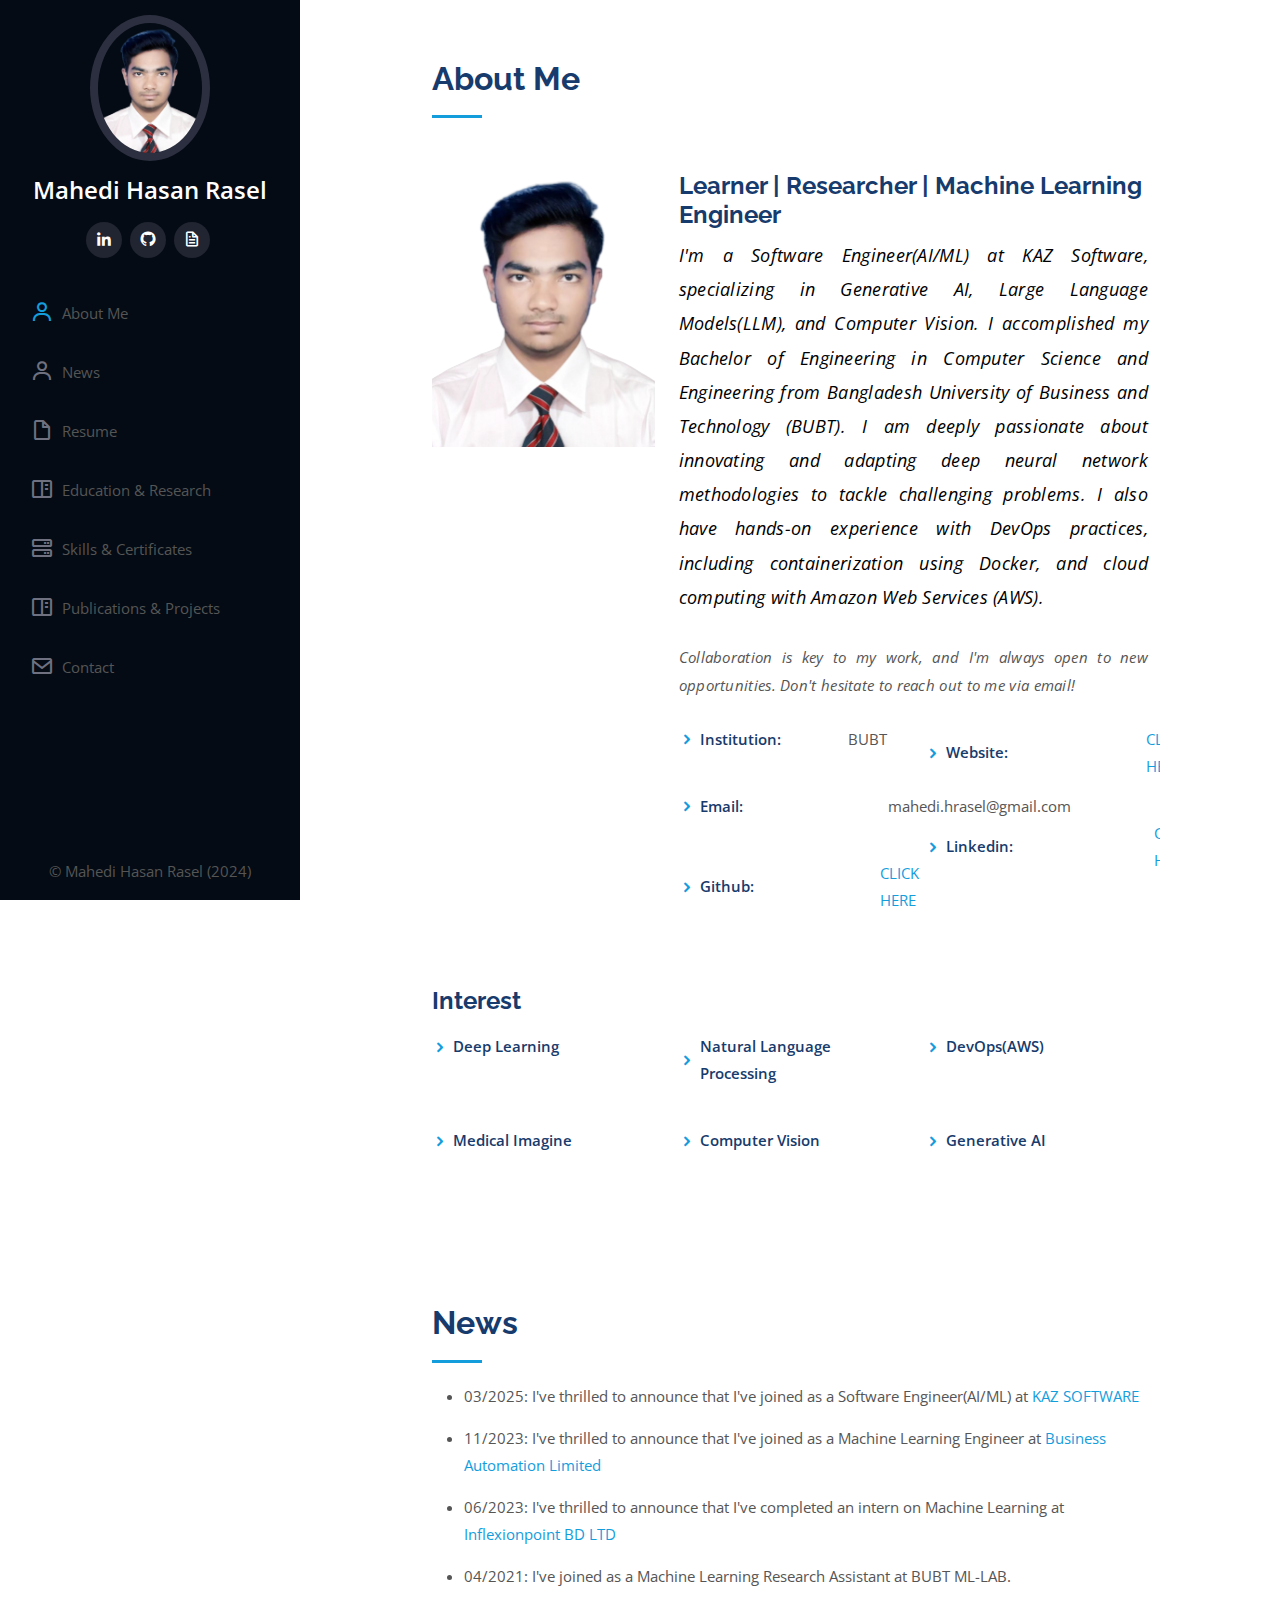
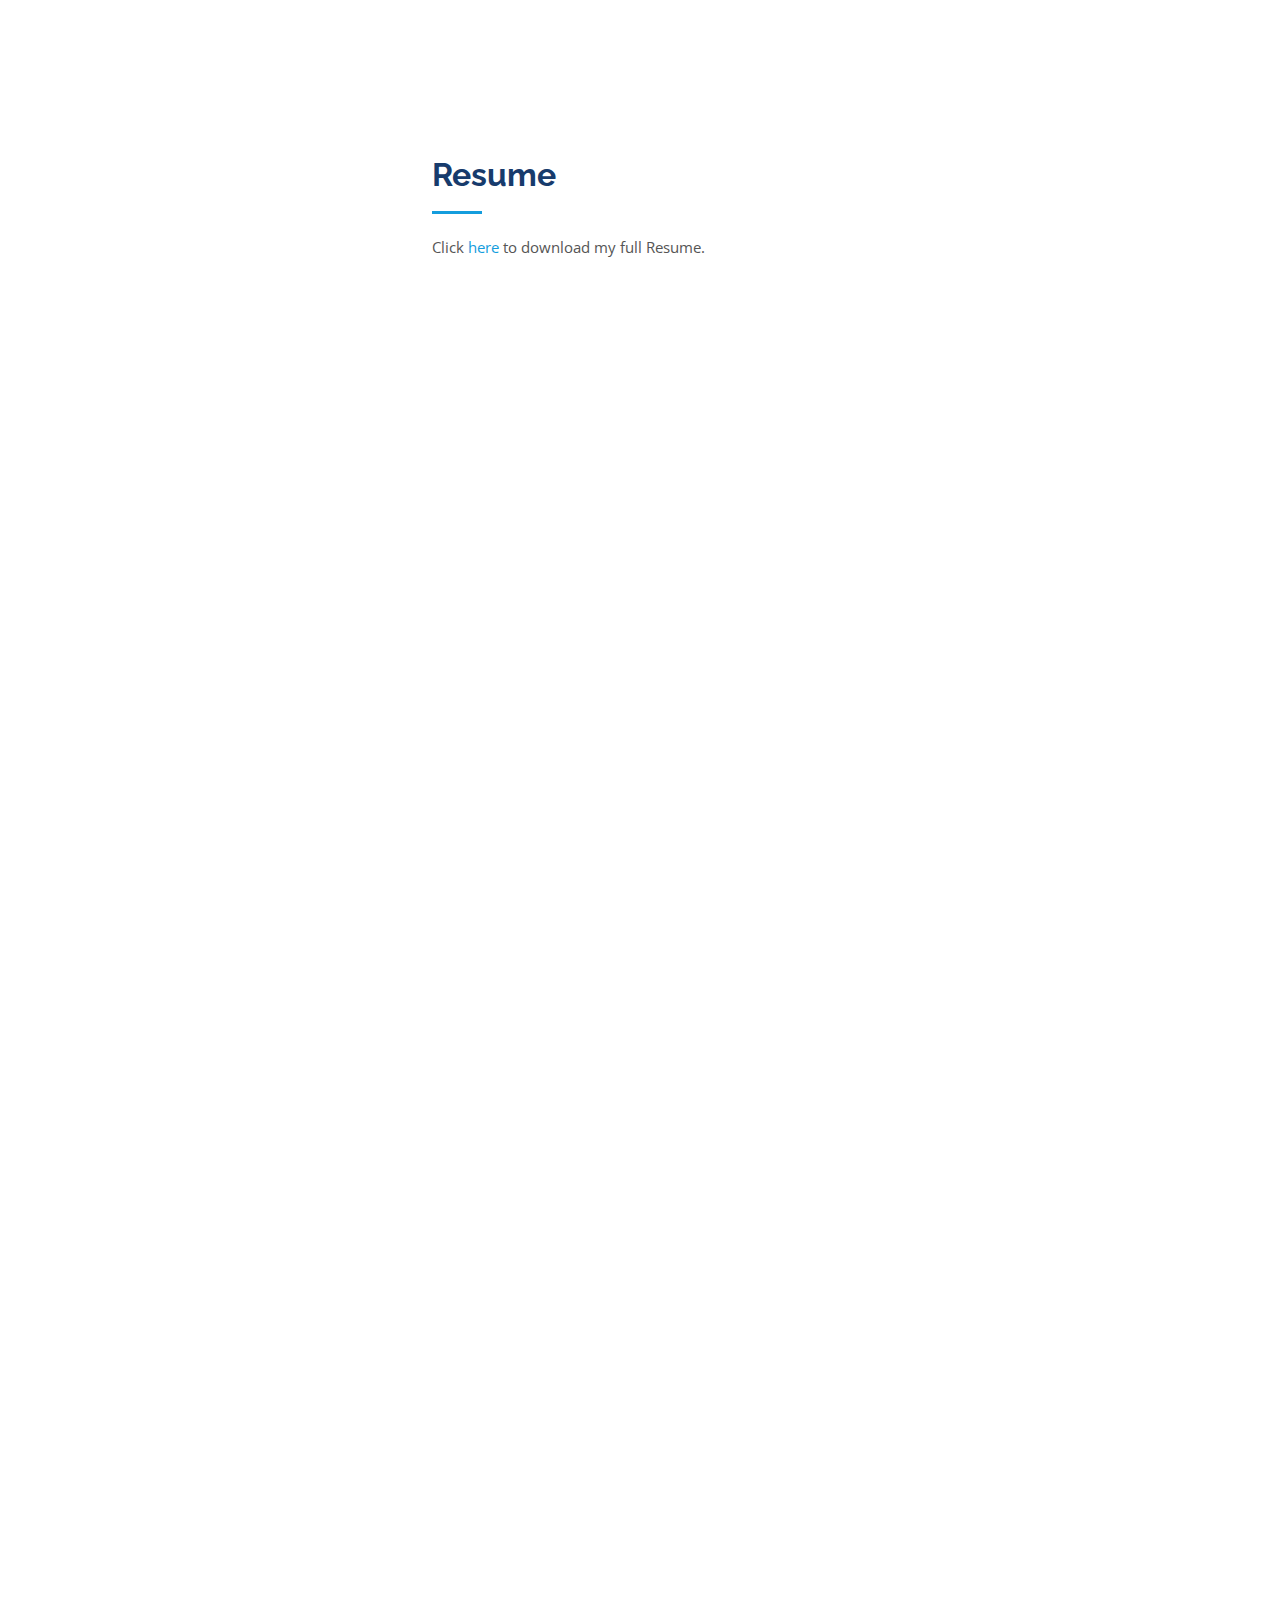
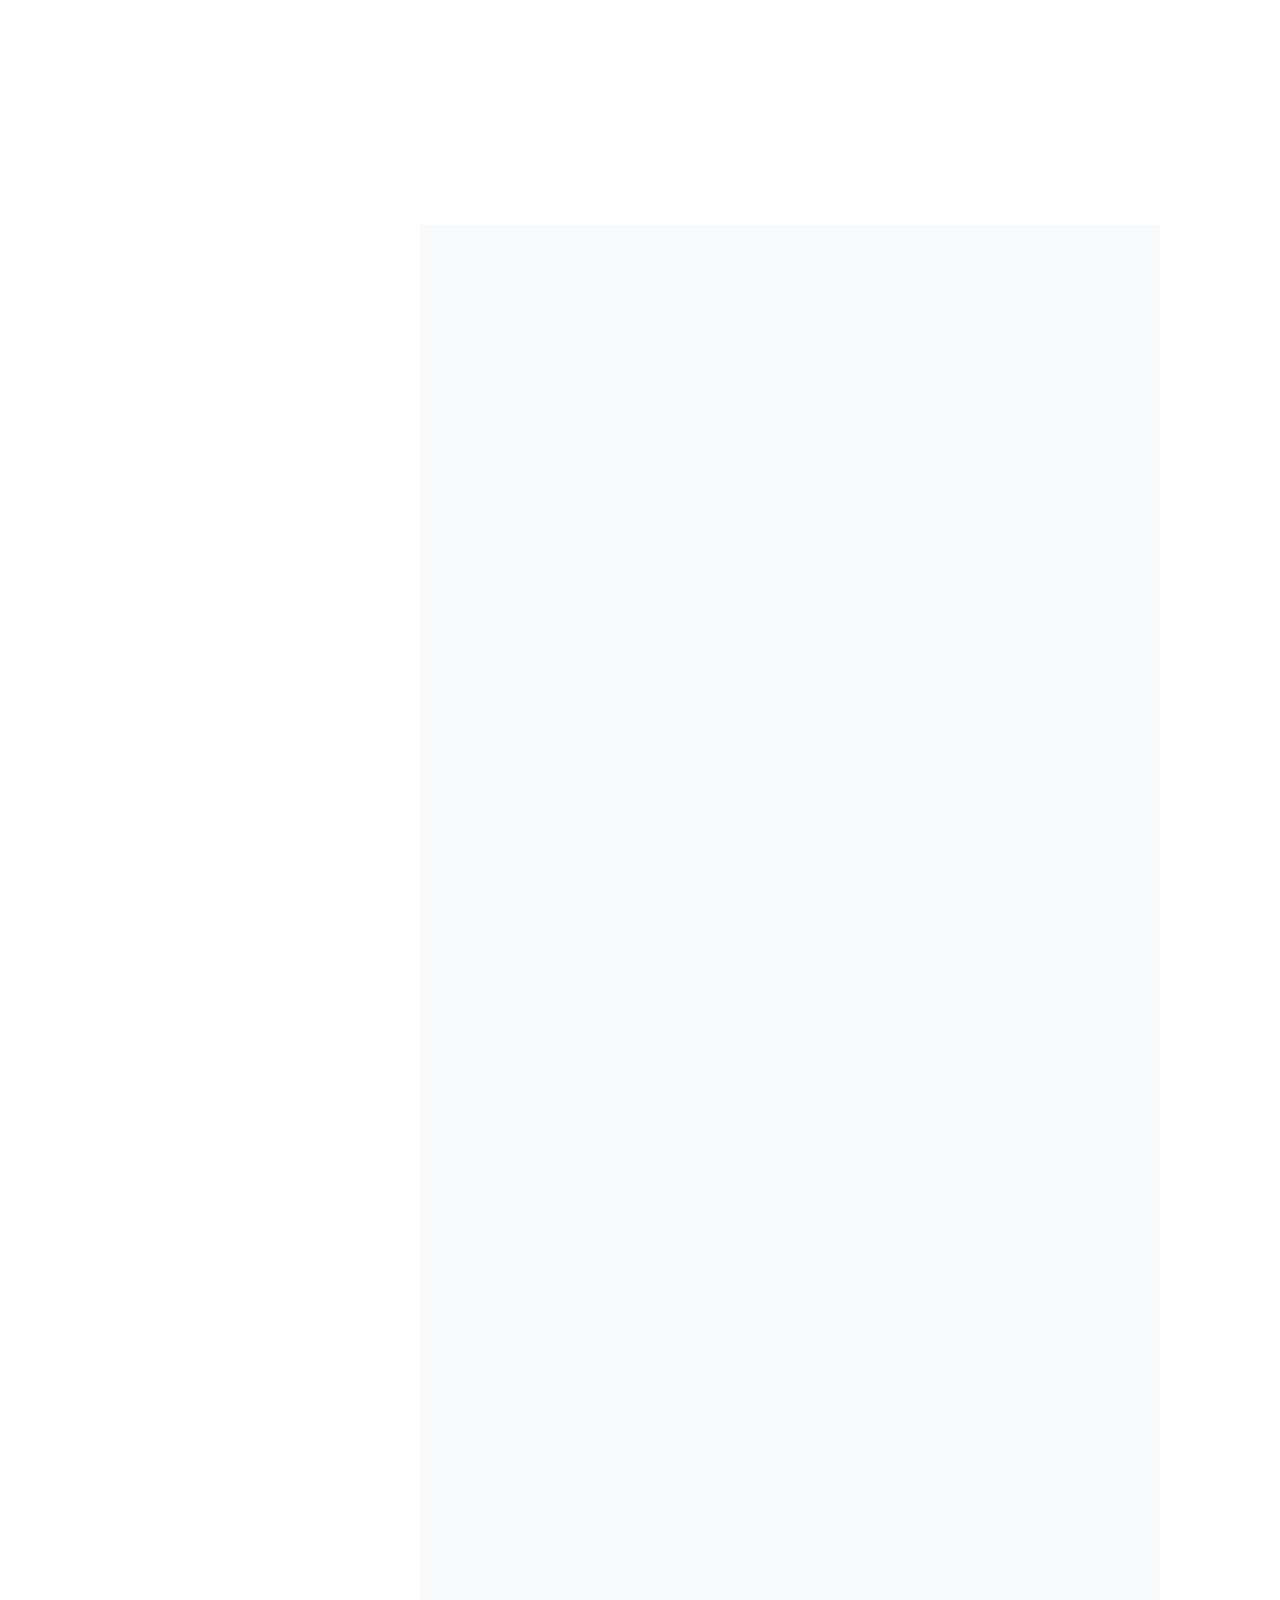
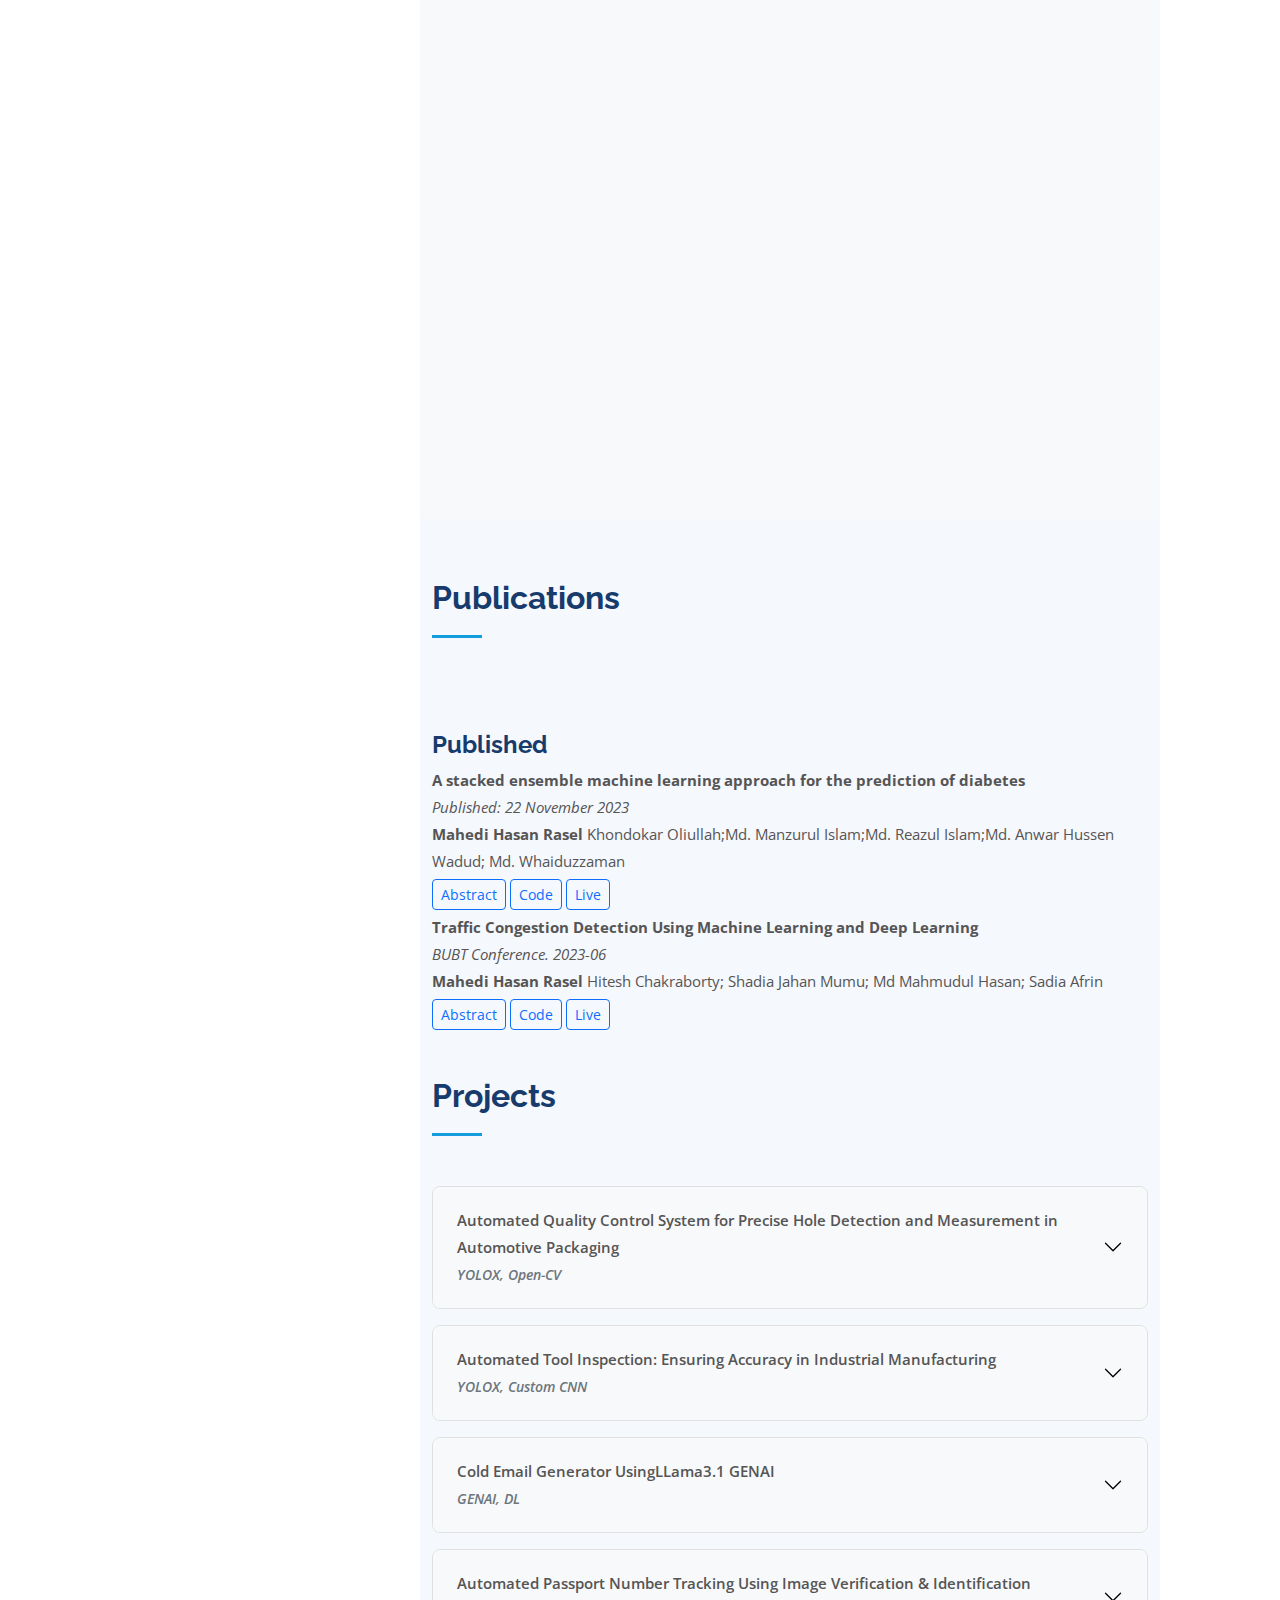
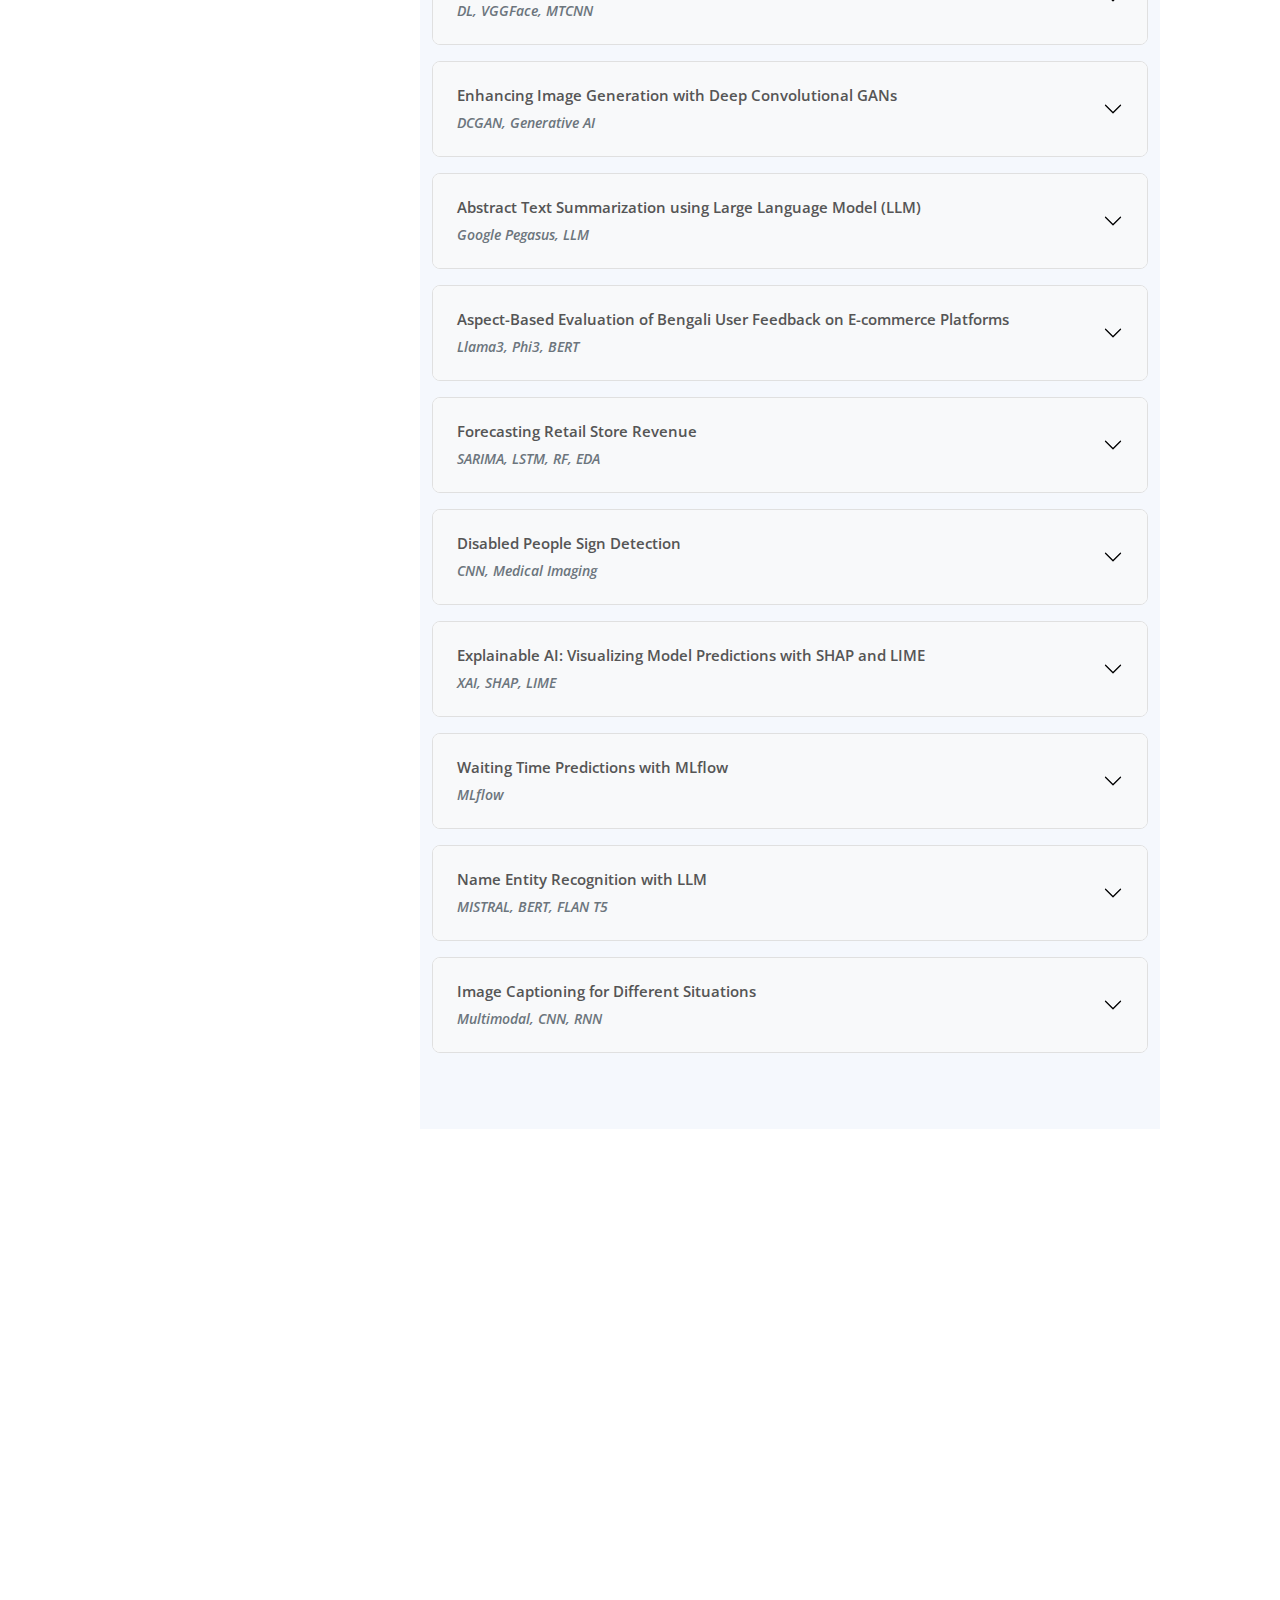
<file: index.html>
<!DOCTYPE html>
<html lang="en">

<head>
  <meta charset="utf-8">
  <meta content="width=device-width, initial-scale=1.0" name="viewport">

  <title>Mahedi Hasan Rasel's Homepage</title>
  <meta content="Mahedi Hasan Rasel - Software Engineer(AI/ML) specializing in Generative AI, LLMs, and Computer Vision" name="description">
  <meta content="Machine Learning, AI, Deep Learning, Computer Vision, NLP, Generative AI, LLM" name="keywords">

  <!-- Favicons -->
  <link rel="shortcut icon" href="assets/img/bitbug_favicon.ico"/>

  <!-- Google Fonts -->
  <link href="https://fonts.googleapis.com/css?family=Open+Sans:300,300i,400,400i,600,600i,700,700i|Raleway:300,300i,400,400i,500,500i,600,600i,700,700i|Poppins:300,300i,400,400i,500,500i,600,600i,700,700i" rel="stylesheet">

  <!-- Vendor CSS Files -->
  <link href="assets/vendor/aos/aos.css" rel="stylesheet">
  <link href="assets/vendor/icofont/icofont.min.css" rel="stylesheet">
  <link href="assets/vendor/venobox/venobox.css" rel="stylesheet">
  <link href="assets/vendor/owl.carousel/assets/owl.carousel.min.css" rel="stylesheet">
  <link href="assets/vendor/bootstrap/css/bootstrap.min.css" rel="stylesheet">
  <link href="assets/vendor/bootstrap-icons/bootstrap-icons.css" rel="stylesheet">
  <link href="assets/vendor/boxicons/css/boxicons.min.css" rel="stylesheet">
  <link href="assets/vendor/glightbox/css/glightbox.min.css" rel="stylesheet">
  <link href="assets/vendor/swiper/swiper-bundle.min.css" rel="stylesheet">

  <!-- Template Main CSS File -->
  <link href="assets/css/style.css" rel="stylesheet">
  <link href="assets/css/custom.css" rel="stylesheet">
</head>

<body>

  <!-- ======= Mobile nav toggle button ======= -->
  <i class="bi bi-list mobile-nav-toggle d-xl-none"></i>

  <!-- ======= Header ======= -->
  <header id="header">
    <div class="d-flex flex-column">

      <div class="profile">
        <img src="assets/img/Mahedi__3_-removebg-preview.png" alt="" class="img-fluid rounded-circle">
        <h1 class="text-light"><a href="index.html">Mahedi Hasan Rasel</a></h1>
        <div class="social-links mt-3 text-center">
          <a href="https://www.linkedin.com/in/mahedi182641/" target="_blank" class="linkedin"><i class="bx bxl-linkedin"></i></a>
          <a href="https://github.com/mahedishato" target="_blank"class="github"><i class="bx bxl-github"></i></a>
          <a href="assets/img/Mahedi (3) (1).png" target="_blank" class="resume"><i class="bx bx-file"></i></a>
        </div>
      </div>

      <nav id="navbar" class="nav-menu navbar">
        <ul>
          <li><a href="#about" class="nav-link scrollto"><i class="bx bx-user"></i> <span>About Me</span></a></li>
          <li><a href="#news" class="nav-link scrollto"><i class="bx bx-user"></i> <span>News</span></a></li>
          <li><a href="#resume" class="nav-link scrollto"><i class="bx bx-file-blank"></i> <span>Resume</span></a></li>
          <li><a href="#resume" class="nav-link scrollto"><i class="bx bx-book-content"></i> <span>Education & Research</span></a></li>
          <li><a href="#services" class="nav-link scrollto"><i class="bx bx-server"></i> <span>Skills & Certificates</span></a></li>
          <li><a href="#publications" class="nav-link scrollto"><i class="bx bx-book-content"></i> <span>Publications & Projects</span></a></li>
          <li><a href="#contact" class="nav-link scrollto"><i class="bx bx-envelope"></i> <span>Contact</span></a></li>
        </ul>
      </nav><!-- .nav-menu -->
    </div>
  </header><!-- End Header -->

  <main id="main">

    <!-- ======= About Section ======= -->
    <section id="about" class="about">
      <div class="container">

        <div class="section-title">
          <h2>About Me</h2>
        </div>

        <div class="row">
          <div class="col-lg-4">
            <img src="assets/img/Mahedi__3_-removebg-preview.png" class="img-fluid" alt="">
          </div>
          <div class="col-lg-8 pt-4 pt-lg-1 content">
            <h3>Learner | Researcher | Machine Learning Engineer</h3>
            <p class="fst-italic" align="justify">
              <font size="4" color="black">I'm a Software Engineer(AI/ML) at KAZ Software, specializing in Generative AI, Large Language Models(LLM), and Computer Vision. I accomplished my Bachelor of Engineering in 
                Computer Science and Engineering from Bangladesh University of Business and Technology (BUBT). I am deeply passionate about innovating and adapting deep neural network methodologies to tackle challenging problems.
                I also have hands-on experience with DevOps practices, including containerization using Docker, and cloud computing with Amazon Web Services (AWS). </font>

                <br />
                <br />
                Collaboration is key to my work, and I'm always open to new opportunities.
                Don't hesitate to reach out to me via email!
            </p>
            <div class="row">
              <div class="col-lg-6">
                <ul>
                  <li><i class="icofont-rounded-right"></i> <strong>Institution:</strong> BUBT</li>
                  <li><i class="icofont-rounded-right"></i> <strong>Email:</strong>&nbsp;&nbsp;&nbsp;&nbsp;&nbsp;&nbsp;&nbsp;&nbsp;&nbsp;&nbsp;mahedi.hrasel@gmail.com</li>
                  <li><i class="icofont-rounded-right"></i> <strong>Github:</strong>&nbsp;&nbsp;&nbsp;&nbsp;&nbsp;&nbsp;&nbsp;&nbsp;<a href="https://github.com/mahedishato" target="_blank">CLICK HERE</a></li>
                </ul>
              </div>
              <div class="col-lg-6">
                <ul>
                  <li><i class="icofont-rounded-right"></i> <strong>Website:</strong>&nbsp;&nbsp;&nbsp;&nbsp;&nbsp;&nbsp;&nbsp;&nbsp;&nbsp;&nbsp;&nbsp;&nbsp;&nbsp;<a href="#about me " target="_blank">CLICK HERE</a></li>
                  <li><i class="icofont-rounded-right"></i> <strong>Linkedin:</strong>&nbsp;&nbsp;&nbsp;&nbsp;&nbsp;&nbsp;&nbsp;&nbsp;&nbsp;&nbsp;&nbsp;&nbsp;&nbsp;&nbsp;&nbsp;<a href="https://www.linkedin.com/in/mahedi182641/" target="_blank">CLICK HERE</a></li>

                </ul>
              </div>
            </div>
          </div>
        </div>

        <div class="row">
          <p>&nbsp;</p>
          <div class="col-lg-12 pt-4 pt-lg-0 content">
          	<h3>Interest</h3>
     
            <div class="row">
              <div class="col-lg-4">
                <ul>
                  <li><i class="icofont-rounded-right"></i> <strong>Deep Learning</strong> </li>
                </ul>
              </div>
              <div class="col-lg-4">
                <ul>
                  <li><i class="icofont-rounded-right"></i> <strong>Natural Language Processing</strong></li>
                </ul>
              </div>
              <div class="col-lg-4">
                <ul>
                  <li><i class="icofont-rounded-right"></i> <strong>DevOps(AWS)</strong></li>
                </ul>
              </div>
              <div class="col-lg-4">
                <ul>
                  <li><i class="icofont-rounded-right"></i> <strong>Medical Imagine </strong> </li>
                </ul>
              </div>
              <div class="col-lg-4">
                <ul>
                  <li><i class="icofont-rounded-right"></i> <strong>Computer Vision</strong></li>
                </ul>
              </div>
 
              <div class="col-lg-4">
                <ul>
                  <li><i class="icofont-rounded-right"></i> <strong>Generative AI</strong></li>
                </ul>
              </div>            

            </div>
          </div>
        </div>

      </div>
    </section><!-- End About Section -->

    <!-- ======= News Section ======= -->
        <section id="news" class="news">
          <div class="container">
    
            <div class="section-title">
              <h2>News</h2>
    
        <div class="row">
          <div class="col-lg-12 pt-4 pt-lg-0 content">
                <ul>
                <li><i class="icofont-rounded"></i>03/2025: I've thrilled to announce that I've joined as a Software Engineer(AI/ML) at  <a href="https://kaz.com.bd/" target="_blank">KAZ SOFTWARE</a></li>	
                <li><i class="icofont-rounded"></i>11/2023: I've thrilled to announce that I've joined as a Machine Learning Engineer at  <a href="https://ba-systems.com/" target="_blank">Business Automation Limited</a></li>	
                <li><i class="icofont-rounded"></i>06/2023: I've thrilled to announce that I've completed an intern on Machine Learning at  <a href="https://www.inflexionpointbd.com/" target="_blank">Inflexionpoint BD LTD</a></li>	
                <li><i class="icofont-rounded"></i>04/2021: I've joined as a Machine Learning Research Assistant at BUBT ML-LAB.</li>
               </ul>
              </div>
        </div>
      </section><!-- End News Section -->

    <!-- ======= Resume Section ======= -->
  <section id="resume" class="resume">
    <div class="container">

      <div class="section-title">
        <h2>Resume</h2>
        <p>Click <a href="assets/cv/mahedi_hasan_rasel_resume.pdf" target="_blank" class="resume">here</a> to download my full Resume.</p>
        <br>
      </div>
      <div class="row">
        <div class="col-lg-6" data-aos="fade-up">
          <h3 class="resume-title">Education</h3>
          <div class="resume-item">
            <h4>BSc in Computer Science and Engineering</h4>
            <h5>Jan. 2019 - Jun. 2023</h5><br>
            <b><em>Bangladesh University of Business and Technology (BUBT) </em></b>
            <p><strong>Advisors</strong>: Prof.  Mr. Md. Shahiduzzaman</a> </p>
            <ul>
              <li> Traffic Congestion Detection Using Machine Learning and Deep Learning .</li>
            </ul>
          </div>

          <h3 class="resume-title">Work Experience</h3>
          <div class="resume-item">
            <h4>Machine Learning Engineer</h4>
            <h5>Dec. 2023 - Present</h5> <br>
            <b><em>Business Automation Limited, Dhaka, Bangladesh.</em></b>
            <ui>
              <p align="justify"><li>Applying expertise in Generative AI, LLMs, and Computer Vision to create cutting-edge models that drive business success.</li></p>
              <p align="justify"><li>Collaborating with cross-functional teams to gather and analyze data, extract valuable insights, and design robust models.</li></p>
              <p align="justify"><li>Staying updated with the latest advancements in the field of machine learning, and proactively applying new knowledge to enhance existing projects and explore novel opportunities.</li></p>
            </ui>
            <h4>Machine Learning Intern</h4>
            <h5>April 2023 - Nov 2023</h5><br>
            <b><em>Inflexionpoint BD LTD, Dhaka, Bangladesh</em></b>
            <ui>
              <p align="justify"><li>Participated in the development and implementation of machine learning models to address real-world business challenges.</li></p>
              <p align="justify"><li>Collaborated with experienced machine learning engineers and data scientists to preprocess data, select features, and fine-tune algorithms.</li></p>
              <p align="justify"><li>Gained hands-on experience in deploying machine learning models and evaluating their performance in production environments.</li></p>
              <p align="justify"><li>Contributed to the documentation and reporting of project progress, presenting findings and insights to the team.</li></p>
            </ui>

          </div>

        </div>


        <div class="col-lg-6" data-aos="fade-up" data-aos-delay="100">
          <h3 class="resume-title">Research Experience</h3>

            <div class="resume-item">
              <h4>Research Assistant</h4>
              <h5>April 2021 - Feb. 2023</h5><br>
              <b><em> Bangladesh University of Business and Technology (BUBT)</em></b>
              <p><strong>Advisor</strong>: Md. Saifur Rahman</a></p>
              <ul>
                <li>A stacked ensemble machine learning approach for the prediction of diabetes.</li>
                <li>Bangladeshi signboard Text OCR by own datasets .</li>
              </ul>
          </div>
        </div>

      </div>

    </div>
  </section><!-- End Resume Section -->


  <!-- ======= Services Section ======= -->
  <section id="services" class="services section-bg">
    <div class="container">

      <div class="section-title" data-aos="fade-up">
        <h2>Skills & Certificates</h2>
      </div>

      <!-- Skills Section -->
      <div class="skills-container" data-aos="fade-up">
        <div class="skill-row">
          <h4 class="skill-category-title">Programming Languages</h4>
          <p class="skill-list"><strong>Core:</strong> Python, Node.js, C#, SQL, JavaScript</p>
        </div>

        <div class="skill-row">
          <h4 class="skill-category-title">Machine Learning & AI</h4>
          <p class="skill-list"><strong>Frameworks:</strong> PyTorch, TensorFlow, scikit-learn</p>
          <p class="skill-list"><strong>Techniques:</strong> Deep Learning, Neural Networks, Transformers, Supervised/Unsupervised Learning</p>
        </div>

        <div class="skill-row">
          <h4 class="skill-category-title">Computer Vision</h4>
          <p class="skill-list"><strong>Tools:</strong> YOLO, OpenCV, Dlib, Pillow, scikit-image</p>
          <p class="skill-list"><strong>Applications:</strong> Object Detection, Image Segmentation, Face Recognition, Keypoint Detection</p>
        </div>

        <div class="skill-row">
          <h4 class="skill-category-title">Generative AI & NLP</h4>
          <p class="skill-list"><strong>Models:</strong> LLMs (GPT, Llama, Mistral, BERT, Flan), GAN, VAE</p>
          <p class="skill-list"><strong>Techniques:</strong> RAG (Retrieval-Augmented Generation), Prompt Engineering, Self-supervision</p>
        </div>

        <div class="skill-row">
          <h4 class="skill-category-title">DevOps & MLOps</h4>
          <p class="skill-list"><strong>Containers:</strong> Docker, Kubernetes</p>
          <p class="skill-list"><strong>CI/CD:</strong> Jenkins, GitHub Actions</p>
          <p class="skill-list"><strong>IaC:</strong> Terraform, Ansible</p>
          <p class="skill-list"><strong>Monitoring:</strong> Prometheus, Grafana, MLflow</p>
        </div>

        <div class="skill-row">
          <h4 class="skill-category-title">Data & Tools</h4>
          <p class="skill-list"><strong>Databases:</strong> PostgreSQL, MySQL, SQLite, MongoDB</p>
          <p class="skill-list"><strong>Environment:</strong> Anaconda, Miniconda, Pipenv, Poetry</p>
          <p class="skill-list"><strong>Cloud:</strong> AWS (Amazon Web Services)</p>
        </div>
      </div>

      <!-- Certificates Section -->
      <div class="certificates-container" data-aos="fade-up">
        <h3>Professional Certificates</h3>
        
        <div class="cert-table">
          <div class="cert-row">
            <div class="cert-info">
              <h5>Modern AI Certificate</h5>
              <p>Business Automation Systems</p>
            </div>
            <a href="https://ebs.ba-systems.com/certificate/lists/0HxS4lNHm8BYdI5NA_STRWPzC_M5ZJOm7ow_oy2hp-w" target="_blank" class="cert-btn">View Certificate</a>
          </div>

          <div class="cert-row">
            <div class="cert-info">
              <h5>Database Engineering</h5>
              <p>Business Automation Systems</p>
            </div>
            <a href="https://ebs.ba-systems.com/certificate/lists/q5B0uMi2ivi_5qH8AEziRnCdc4b8i1M7U6pS9yUqHT8" target="_blank" class="cert-btn">View Certificate</a>
          </div>

          <div class="cert-row">
            <div class="cert-info">
              <h5>ICPC Asia Dhaka Regional</h5>
              <p>ACM International Collegiate Programming Contest</p>
            </div>
            <a href="https://drive.google.com/file/d/13dl9uCCARdHsTfvhUiQi5rWxBeKRwn0c/view?usp=sharing" target="_blank" class="cert-btn">View Certificate</a>
          </div>

          <div class="cert-row">
            <div class="cert-info">
              <h5>NLP Foundations</h5>
              <p>INeuron Intelligence</p>
            </div>
            <a href="https://drive.google.com/file/d/1EObNVRcKI59eVjkyzs0rim84bJkUR6-S/view?usp=sharing" target="_blank" class="cert-btn">View Certificate</a>
          </div>

          <div class="cert-row">
            <div class="cert-info">
              <h5>Agile Tools & Methodologies</h5>
              <p>Business Automation Systems</p>
            </div>
            <a href="https://ebs.ba-systems.com/certificate/lists/TbZbuzH7MvAbdz-V7hIKSS2-h80E3_pyoC4zeKhWLTU" target="_blank" class="cert-btn">View Certificate</a>
          </div>

          <div class="cert-row">
            <div class="cert-info">
              <h5>AI & Automation</h5>
              <p>IEEE (Institute of Electrical and Electronics Engineers)</p>
            </div>
            <a href="https://drive.google.com/file/d/1ulTuMYJdtPy8xHonHB8ZlwKEBSOiRLUp/view?usp=sharing" target="_blank" class="cert-btn">View Certificate</a>
          </div>
        </div>

        <div class="resume-download">
          <a href="assets/cv/mahedi_hasan_rasel_resume.pdf" target="_blank" class="resume-download-btn">
            <i class="bx bxs-download"></i> Download Complete Resume
          </a>
        </div>
      </div>

    </div>
  </section><!-- End Services Section -->


    <!-- ======= Publications Section ======= -->
    <section id="publications" class="about section-bg">
      <div class="container">
        <div class="section-title">
          <h2>Publications</h2>
        </div>
        <div class="row">
          <div class="col-lg-12 pt-4 pt-lg-0 content">
        
            <p>&nbsp;</p>
            <div class="col-lg-12 pt-4 pt-lg-0 content" >
              <h3> Published</h3>
              <div class="row">
                <div class="col-lg-12">
                  <strong>A stacked ensemble machine learning approach for the prediction of diabetes</strong>
                  <div><em>Published: 22 November 2023</em><br>
                    <strong>Mahedi Hasan Rasel </strong>Khondokar Oliullah;Md. Manzurul Islam;Md. Reazul Islam;Md. Anwar Hussen Wadud;
                    Md. Whaiduzzaman
                  </div>
                   <div class="btn-links">
                    <a class="btn btn-outline-primary my-1 mr-1 btn-sm" href="https://link.springer.com/article/10.1007/s40200-023-01321-2" target="_blank">Abstract</a>
                    <a class="btn btn-outline-primary my-1 mr-1 btn-sm" href="https://github.com/mahedishato/diabeters-prediction-using-begging-decision-tree" target="_blank">Code</a>
                    <a class="btn btn-outline-primary my-1 mr-1 btn-sm" href="" target="_blank">Live</a>
                    <div class="col-lg-12">
                    <strong>Traffic Congestion Detection Using Machine Learning and Deep Learning</strong>
                    <div><em>BUBT Conference. 2023-06</em><br>
                      <strong>Mahedi Hasan Rasel </strong> Hitesh Chakraborty; Shadia Jahan Mumu; Md Mahmudul Hasan; Sadia Afrin
                    </div>
                     <div class="btn-links">
                      <a class="btn btn-outline-primary my-1 mr-1 btn-sm" href="http://103.15.140.189/handle/123456789/176" target="_blank">Abstract</a>
                      <a class="btn btn-outline-primary my-1 mr-1 btn-sm" href="" target="_blank">Code</a>
                      <a class="btn btn-outline-primary my-1 mr-1 btn-sm" href="" target="_blank">Live</a>
                </div>
              </div>
            </div>

        <p>&nbsp;</p>
        <div class="section-title">
          <h2>Projects</h2>
        </div>
        
        <div class="row">
          <div class="col-lg-12">
            <!-- Project Accordion -->
            <div class="accordion" id="projectsAccordion">
              
              <!-- Project 1: Quality Control -->
              <div class="accordion-item mb-3 border rounded">
                <h2 class="accordion-header" id="heading1">
                  <button class="accordion-button collapsed" type="button" data-bs-toggle="collapse" data-bs-target="#collapse1" aria-expanded="false" aria-controls="collapse1">
                    <div class="w-100">
                      <strong class="d-block">Automated Quality Control System for Precise Hole Detection and Measurement in Automotive Packaging</strong>
                      <small class="text-muted"><em>YOLOX, Open-CV</em></small>
                    </div>
                  </button>
                </h2>
                <div id="collapse1" class="accordion-collapse collapse" aria-labelledby="heading1" data-bs-parent="#projectsAccordion">
                  <div class="accordion-body">
                    <div class="row mb-3">
                      <div class="col-md-6 mb-3">
                        <img src="assets/img/hol2.jpg" alt="Quality Control System" class="img-fluid rounded shadow-sm">
                      </div>
                      <div class="col-md-6 mb-3">
                        <img src="assets/img/hol.jpg" alt="Hole Detection" class="img-fluid rounded shadow-sm">
                      </div>
                    </div>
                    <p align="justify">This project was designed for a Japanese automotive parts manufacturer to ensure high standards of quality and accuracy in their packaging. The goal was to automate the process of detecting and measuring specific holes on packaging boxes to verify if they adhere to strict dimensional requirements.</p>
                    <p align="justify">The system employs advanced computer vision algorithms to analyze each box cover. It begins by detecting the precise location of each hole, even under variations in lighting or surface texture. Once a hole is identified, the algorithm calculates its diameter and other spatial coordinates, as well as its distance to defined reference points.</p>
                    <p align="justify">By automating this quality control step, the system reduces the need for labor-intensive manual inspections, speeds up production, and enhances accuracy. This level of automation is particularly valuable for the automotive industry, where precision is critical.</p>
                    <div class="mt-3">
                      <a class="btn btn-outline-primary btn-sm disabled" href=""><i class="bi bi-code-slash"></i> Code (Private)</a>
                    </div>
                  </div>
                </div>
              </div>

              <!-- Project 2: Tool Inspection -->
              <div class="accordion-item mb-3 border rounded">
                <h2 class="accordion-header" id="heading2">
                  <button class="accordion-button collapsed" type="button" data-bs-toggle="collapse" data-bs-target="#collapse2" aria-expanded="false" aria-controls="collapse2">
                    <div class="w-100">
                      <strong class="d-block">Automated Tool Inspection: Ensuring Accuracy in Industrial Manufacturing</strong>
                      <small class="text-muted"><em>YOLOX, Custom CNN</em></small>
                    </div>
                  </button>
                </h2>
                <div id="collapse2" class="accordion-collapse collapse" aria-labelledby="heading2" data-bs-parent="#projectsAccordion">
                  <div class="accordion-body">
                    <div class="mb-3">
                      <img src="assets/img/tools.jpg" alt="Tool Inspection" class="img-fluid rounded shadow-sm">
                    </div>
                    <p align="justify">This project addresses a critical challenge in industrial tool manufacturing: ensuring every tool is present and accounted for in production boxes. Using advanced image processing and a custom-trained CNN model, the software accurately detects avariety of tools, including screwdrivers, hammers, and other specialized equipment.</p>
                    <div class="mt-3">
                      <a class="btn btn-outline-primary btn-sm" href="https://github.com/mahedishato/Automated-Tool-Inspection-Ensuring-Accuracy-in-Industrial-Manufacturing" target="_blank"><i class="bi bi-github"></i> View Code</a>
                    </div>
                  </div>
                </div>
              </div>

              <!-- Project 3: Cold Email Generator -->
              <div class="accordion-item mb-3 border rounded">
                <h2 class="accordion-header" id="heading3">
                  <button class="accordion-button collapsed" type="button" data-bs-toggle="collapse" data-bs-target="#collapse3" aria-expanded="false" aria-controls="collapse3">
                    <div class="w-100">
                      <strong class="d-block">Cold Email Generator UsingLLama3.1 GENAI</strong>
                      <small class="text-muted"><em>GENAI, DL</em></small>
                    </div>
                  </button>
                </h2>
                <div id="collapse3" class="accordion-collapse collapse" aria-labelledby="heading3" data-bs-parent="#projectsAccordion">
                  <div class="accordion-body">
                    <p align="justify">This project leverages the power of LLama3.1 to automate the creation of personalized cold emails. The system analyzes job postings and company information to generate contextually relevant and engaging email content.</p>
                    <div class="mt-3">
                      <a class="btn btn-outline-primary btn-sm" href="https://github.com/mahedishato/cold-email-generator-GANAI" target="_blank"><i class="bi bi-github"></i> View Code</a>
                    </div>
                  </div>
                </div>
              </div>

              <!-- Project 4: Passport Tracking -->
              <div class="accordion-item mb-3 border rounded">
                <h2 class="accordion-header" id="heading4">
                  <button class="accordion-button collapsed" type="button" data-bs-toggle="collapse" data-bs-target="#collapse4" aria-expanded="false" aria-controls="collapse4">
                    <div class="w-100">
                      <strong class="d-block">Automated Passport Number Tracking Using Image Verification & Identification</strong>
                      <small class="text-muted"><em>DL, VGGFace, MTCNN</em></small>
                    </div>
                  </button>
                </h2>
                <div id="collapse4" class="accordion-collapse collapse" aria-labelledby="heading4" data-bs-parent="#projectsAccordion">
                  <div class="accordion-body">
                    <p align="justify">This system combines facial recognition and OCR technologies to automate passport number tracking and verification using VGGFace for face recognition and MTCNN for face detection.</p>
                    <div class="mt-3">
                      <a class="btn btn-outline-primary btn-sm disabled" href=""><i class="bi bi-code-slash"></i> Code (Private)</a>
                    </div>
                  </div>
                </div>
              </div>

              <!-- Project 5: DCGAN -->
              <div class="accordion-item mb-3 border rounded">
                <h2 class="accordion-header" id="heading5">
                  <button class="accordion-button collapsed" type="button" data-bs-toggle="collapse" data-bs-target="#collapse5" aria-expanded="false" aria-controls="collapse5">
                    <div class="w-100">
                      <strong class="d-block">Enhancing Image Generation with Deep Convolutional GANs</strong>
                      <small class="text-muted"><em>DCGAN, Generative AI</em></small>
                    </div>
                  </button>
                </h2>
                <div id="collapse5" class="accordion-collapse collapse" aria-labelledby="heading5" data-bs-parent="#projectsAccordion">
                  <div class="accordion-body">
                    <div class="mb-3">
                      <img src="assets/project_images/DCGAN.gif" alt="DCGAN" class="img-fluid rounded shadow-sm" style="max-width: 500px;">
                    </div>
                    <p align="justify">Developed and implemented a Deep Convolutional Generative Adversarial Network (DCGAN) using TensorFlow and Keras to generate synthetic images based on the MNIST dataset, demonstrating image quality improvement over training epochs.</p>
                    <div class="mt-3">
                      <a class="btn btn-outline-primary btn-sm disabled" href=""><i class="bi bi-code-slash"></i> Code (Private)</a>
                    </div>
                  </div>
                </div>
              </div>

              <!-- Project 6: Text Summarization -->
              <div class="accordion-item mb-3 border rounded">
                <h2 class="accordion-header" id="heading6">
                  <button class="accordion-button collapsed" type="button" data-bs-toggle="collapse" data-bs-target="#collapse6" aria-expanded="false" aria-controls="collapse6">
                    <div class="w-100">
                      <strong class="d-block">Abstract Text Summarization using Large Language Model (LLM)</strong>
                      <small class="text-muted"><em>Google Pegasus, LLM</em></small>
                    </div>
                  </button>
                </h2>
                <div id="collapse6" class="accordion-collapse collapse" aria-labelledby="heading6" data-bs-parent="#projectsAccordion">
                  <div class="accordion-body">
                    <div class="row mb-3">
                      <div class="col-md-6 mb-3">
                        <img src="assets/project_images/text2textsum.png" alt="Text Summarization" class="img-fluid rounded shadow-sm">
                      </div>
                      <div class="col-md-6 mb-3">
                        <img src="assets/project_images/rouge_scores.png" alt="ROUGE Scores" class="img-fluid rounded shadow-sm">
                      </div>
                    </div>
                    <p align="justify">Utilizes Pegasus model to automate text summarization. Achieved <b>ROUGE-1 at 0.613, ROUGE-2 at 0.373, ROUGE-L at 0.557, and ROUGE-Lsum at 0.556</b>.</p>
                    <div class="mt-3">
                      <a class="btn btn-outline-primary btn-sm disabled" href=""><i class="bi bi-code-slash"></i> Code (Private)</a>
                      <a class="btn btn-outline-success btn-sm disabled" href=""><i class="bi bi-play-circle"></i> Live (Coming Soon)</a>
                    </div>
                  </div>
                </div>
              </div>

              <!-- Project 7: Bengali Feedback -->
              <div class="accordion-item mb-3 border rounded">
                <h2 class="accordion-header" id="heading7">
                  <button class="accordion-button collapsed" type="button" data-bs-toggle="collapse" data-bs-target="#collapse7" aria-expanded="false" aria-controls="collapse7">
                    <div class="w-100">
                      <strong class="d-block">Aspect-Based Evaluation of Bengali User Feedback on E-commerce Platforms</strong>
                      <small class="text-muted"><em>Llama3, Phi3, BERT</em></small>
                    </div>
                  </button>
                </h2>
                <div id="collapse7" class="accordion-collapse collapse" aria-labelledby="heading7" data-bs-parent="#projectsAccordion">
                  <div class="accordion-body">
                    <div class="row mb-3">
                      <div class="col-md-6 mb-3">
                        <img src="assets/project_images/user_aspect.png" alt="Aspect Analysis" class="img-fluid rounded shadow-sm">
                      </div>
                      <div class="col-md-6 mb-3">
                        <img src="assets/project_images/user_aspect_Huggingface.png" alt="Huggingface Model" class="img-fluid rounded shadow-sm">
                      </div>
                    </div>
                    <p align="justify">BERT-based model for multi-label classification of user feedback. Achieved <b>F1-scores of 0.84 (micro), 0.81 (macro), and 0.83 (weighted) across 415 samples</b>.</p>
                    <div class="mt-3">
                      <a class="btn btn-outline-primary btn-sm disabled" href=""><i class="bi bi-code-slash"></i> Code (Private)</a>
                      <a class="btn btn-outline-success btn-sm disabled" href=""><i class="bi bi-play-circle"></i> Live (Coming Soon)</a>
                    </div>
                  </div>
                </div>
              </div>

              <!-- Project 8: Revenue Forecasting -->
              <div class="accordion-item mb-3 border rounded">
                <h2 class="accordion-header" id="heading8">
                  <button class="accordion-button collapsed" type="button" data-bs-toggle="collapse" data-bs-target="#collapse8" aria-expanded="false" aria-controls="collapse8">
                    <div class="w-100">
                      <strong class="d-block">Forecasting Retail Store Revenue</strong>
                      <small class="text-muted"><em>SARIMA, LSTM, RF, EDA</em></small>
                    </div>
                  </button>
                </h2>
                <div id="collapse8" class="accordion-collapse collapse" aria-labelledby="heading8" data-bs-parent="#projectsAccordion">
                  <div class="accordion-body">
                    <div class="row mb-3">
                      <div class="col-md-6 mb-3">
                        <img src="assets/project_images/timeseries.png" alt="Time Series" class="img-fluid rounded shadow-sm">
                      </div>
                      <div class="col-md-6 mb-3">
                        <img src="assets/project_images/futureforcasting.png" alt="Forecasting" class="img-fluid rounded shadow-sm">
                      </div>
                    </div>
                    <p align="justify">Revenue forecasting using SARIMA and LSTM models. <b>SARIMA RMSE: 529.56, LSTM RMSE: 323.89</b>.</p>
                    <div class="mt-3">
                      <a class="btn btn-outline-primary btn-sm" href="https://github.com/mahedishato/customer_churn_advance_analysis" target="_blank"><i class="bi bi-github"></i> View Code</a>
                    </div>
                  </div>
                </div>
              </div>

              <!-- Project 9: Sign Detection -->
              <div class="accordion-item mb-3 border rounded">
                <h2 class="accordion-header" id="heading9">
                  <button class="accordion-button collapsed" type="button" data-bs-toggle="collapse" data-bs-target="#collapse9" aria-expanded="false" aria-controls="collapse9">
                    <div class="w-100">
                      <strong class="d-block">Disabled People Sign Detection</strong>
                      <small class="text-muted"><em>CNN, Medical Imaging</em></small>
                    </div>
                  </button>
                </h2>
                <div id="collapse9" class="accordion-collapse collapse" aria-labelledby="heading9" data-bs-parent="#projectsAccordion">
                  <div class="accordion-body">
                    <div class="mb-3">
                      <img src="assets/project_images/BRAIN_TUMOUR.png" alt="Detection System" class="img-fluid rounded shadow-sm" style="max-width: 500px;">
                    </div>
                    <p align="justify">CNN-based system for detecting and classifying signs related to accessibility and disability services.</p>
                    <div class="mt-3">
                      <a class="btn btn-outline-primary btn-sm" href="https://github.com/mahedishato/Disabled-People-Sign-Detection_YOLO" target="_blank"><i class="bi bi-github"></i> View Code</a>
                    </div>
                  </div>
                </div>
              </div>

              <!-- Project 10: Explainable AI -->
              <div class="accordion-item mb-3 border rounded">
                <h2 class="accordion-header" id="heading10">
                  <button class="accordion-button collapsed" type="button" data-bs-toggle="collapse" data-bs-target="#collapse10" aria-expanded="false" aria-controls="collapse10">
                    <div class="w-100">
                      <strong class="d-block">Explainable AI: Visualizing Model Predictions with SHAP and LIME</strong>
                      <small class="text-muted"><em>XAI, SHAP, LIME</em></small>
                    </div>
                  </button>
                </h2>
                <div id="collapse10" class="accordion-collapse collapse" aria-labelledby="heading10" data-bs-parent="#projectsAccordion">
                  <div class="accordion-body">
                    <div class="mb-3">
                      <img src="assets/project_images/XAI.jpg" alt="Explainable AI" class="img-fluid rounded shadow-sm" style="max-width: 500px;">
                    </div>
                    <p align="justify">Utilizes SHAP and LIME to visualize and interpret model predictions across tabular, text, and image data, building trust in machine learning models.</p>
                    <div class="mt-3">
                      <a class="btn btn-outline-primary btn-sm" href="https://github.com/mahedishato/Explainable-AI" target="_blank"><i class="bi bi-github"></i> View Code</a>
                    </div>
                  </div>
                </div>
              </div>

              <!-- Project 11: MLflow -->
              <div class="accordion-item mb-3 border rounded">
                <h2 class="accordion-header" id="heading11">
                  <button class="accordion-button collapsed" type="button" data-bs-toggle="collapse" data-bs-target="#collapse11" aria-expanded="false" aria-controls="collapse11">
                    <div class="w-100">
                      <strong class="d-block">Waiting Time Predictions with MLflow</strong>
                      <small class="text-muted"><em>MLflow</em></small>
                    </div>
                  </button>
                </h2>
                <div id="collapse11" class="accordion-collapse collapse" aria-labelledby="heading11" data-bs-parent="#projectsAccordion">
                  <div class="accordion-body">
                    <p align="justify">MLflow implementation for tracking and managing machine learning experiments focused on predicting waiting times in service operations.</p>
                    <div class="mt-3">
                      <a class="btn btn-outline-primary btn-sm disabled" href=""><i class="bi bi-code-slash"></i> Code (Private)</a>
                    </div>
                  </div>
                </div>
              </div>

              <!-- Project 12: NER -->
              <div class="accordion-item mb-3 border rounded">
                <h2 class="accordion-header" id="heading12">
                  <button class="accordion-button collapsed" type="button" data-bs-toggle="collapse" data-bs-target="#collapse12" aria-expanded="false" aria-controls="collapse12">
                    <div class="w-100">
                      <strong class="d-block">Name Entity Recognition with LLM</strong>
                      <small class="text-muted"><em>MISTRAL, BERT, FLAN T5</em></small>
                    </div>
                  </button>
                </h2>
                <div id="collapse12" class="accordion-collapse collapse" aria-labelledby="heading12" data-bs-parent="#projectsAccordion">
                  <div class="accordion-body">
                    <p align="justify">Explores Named Entity Recognition using state-of-the-art language models including MISTRAL, BERT, and FLAN T5, comparing performance across different pre-trained models.</p>
                    <div class="mt-3">
                      <a class="btn btn-outline-primary btn-sm" href="https://github.com/mahedishato/Named-entity-recognition_different_pretrain_model" target="_blank"><i class="bi bi-github"></i> View Code</a>
                    </div>
                  </div>
                </div>
              </div>

              <!-- Project 13: Image Captioning -->
              <div class="accordion-item mb-3 border rounded">
                <h2 class="accordion-header" id="heading13">
                  <button class="accordion-button collapsed" type="button" data-bs-toggle="collapse" data-bs-target="#collapse13" aria-expanded="false" aria-controls="collapse13">
                    <div class="w-100">
                      <strong class="d-block">Image Captioning for Different Situations</strong>
                      <small class="text-muted"><em>Multimodal, CNN, RNN</em></small>
                    </div>
                  </button>
                </h2>
                <div id="collapse13" class="accordion-collapse collapse" aria-labelledby="heading13" data-bs-parent="#projectsAccordion">
                  <div class="accordion-body">
                    <p align="justify">Multimodal project combining CNN and RNN architectures to automatically generate descriptive captions for images across various scenarios.</p>
                    <div class="mt-3">
                      <a class="btn btn-outline-primary btn-sm" href="https://github.com/mahedishato/image-captioning_multimodal" target="_blank"><i class="bi bi-github"></i> View Code</a>
                    </div>
                  </div>
                </div>
              </div>

            </div>
          </div>
        </div>

      </div>
	</section><!-- End Publication Section -->


    <!-- ======= Contact Section ======= -->
    <section id="contact" class="contact">
      <div class="container">

        <div class="section-title" data-aos="fade-up">
          <h2>Contact</h2>
          <p style="margin-top: 10px; font-size: 15px; color: #6c757d;">Get in touch for collaborations and opportunities</p>
        </div>

        <div class="contact-main" data-aos="fade-up">
          
          <!-- Contact Info -->
          <div class="contact-grid">
            <div class="contact-item">
              <div class="contact-icon">
                <i class="bi bi-geo-alt"></i>
              </div>
              <div class="contact-label">Location</div>
              <div class="contact-value">Dhaka, Bangladesh</div>
            </div>

            <div class="contact-item">
              <div class="contact-icon">
                <i class="bi bi-envelope"></i>
              </div>
              <div class="contact-label">Email</div>
              <div class="contact-value">
                <a href="mailto:mahedi.hrasel@gmail.com">mahedi.hrasel@gmail.com</a>
              </div>
            </div>

            <div class="contact-item">
              <div class="contact-icon">
                <i class="bx bxl-linkedin"></i>
              </div>
              <div class="contact-label">LinkedIn</div>
              <div class="contact-value">
                <a href="https://www.linkedin.com/in/mahedi182641/" target="_blank">Connect with me</a>
              </div>
            </div>
          </div>

          <!-- Social Media -->
          <div class="social-section">
            <h4>Connect on Social Media</h4>
            <div class="social-links">
              <a href="https://www.linkedin.com/in/mahedi182641/" target="_blank" class="social-btn" title="LinkedIn">
                <i class="bx bxl-linkedin"></i>
              </a>
              <a href="https://github.com/mahedishato" target="_blank" class="social-btn" title="GitHub">
                <i class="bx bxl-github"></i>
              </a>
              <a href="mailto:mahedi.hrasel@gmail.com" class="social-btn" title="Email">
                <i class="bx bx-envelope"></i>
              </a>
              <a href="assets/img/Mahedi (3) (1).png" target="_blank" class="social-btn" title="Resume">
                <i class="bx bx-file"></i>
              </a>
            </div>
          </div>

          <!-- Map -->
          <div class="map-wrapper">
            <iframe src="https://www.google.com/maps/embed?pb=!1m18!1m12!1m3!1d14597.787410642033!2d90.34920211534205!3d23.83826113498352!2m3!1f0!2f0!3f0!3m2!1i1024!2i768!4f13.1!3m3!1m2!1s0x3755c1412fbe2063%3A0xa395cbe9cf25ae28!2sMirpur%20Cantonment%2C%20Dhaka!5e0!3m2!1sen!2sbd!4v1750434842051!5m2!1sen!2sbd" allowfullscreen="" loading="lazy" referrerpolicy="no-referrer-when-downgrade"></iframe>
          </div>

          <!-- Email CTA -->
          <div class="email-cta">
            <h4>Let's Start a Conversation</h4>
            <p>I'm always open to discussing new opportunities and collaborations</p>
            <a href="mailto:mahedi.hrasel@gmail.com" class="email-btn">
              <i class="bx bx-mail-send"></i> Send an Email
            </a>
          </div>

        </div>

      </div>
    </section><!-- End Contact Section -->

  </main><!-- End #main -->

  <!-- ======= Footer ======= -->
  <footer id="footer">
    <div class="container">
      <div class="copyright">
        &copy; <span>Mahedi Hasan Rasel (2024)</span>
      </div>
    </div>
  </footer><!-- End  Footer -->

  <a href="#" class="back-to-top d-flex align-items-center justify-content-center"><i class="bi bi-arrow-up-short"></i></a>

  <!-- Vendor JS Files -->
  <script src="assets/vendor/purecounter/purecounter_vanilla.js"></script>
  <script src="assets/vendor/aos/aos.js"></script>
  <script src="assets/vendor/bootstrap/js/bootstrap.bundle.min.js"></script>
  <script src="assets/vendor/glightbox/js/glightbox.min.js"></script>
  <script src="assets/vendor/isotope-layout/isotope.pkgd.min.js"></script>
  <script src="assets/vendor/swiper/swiper-bundle.min.js"></script>
  <script src="assets/vendor/typed.js/typed.min.js"></script>
  <script src="assets/vendor/waypoints/noframework.waypoints.js"></script>
  <script src="assets/vendor/php-email-form/validate.js"></script>

  <!-- Template Main JS File -->
  <script src="assets/js/main.js"></script>

</body>

</html>
</file>
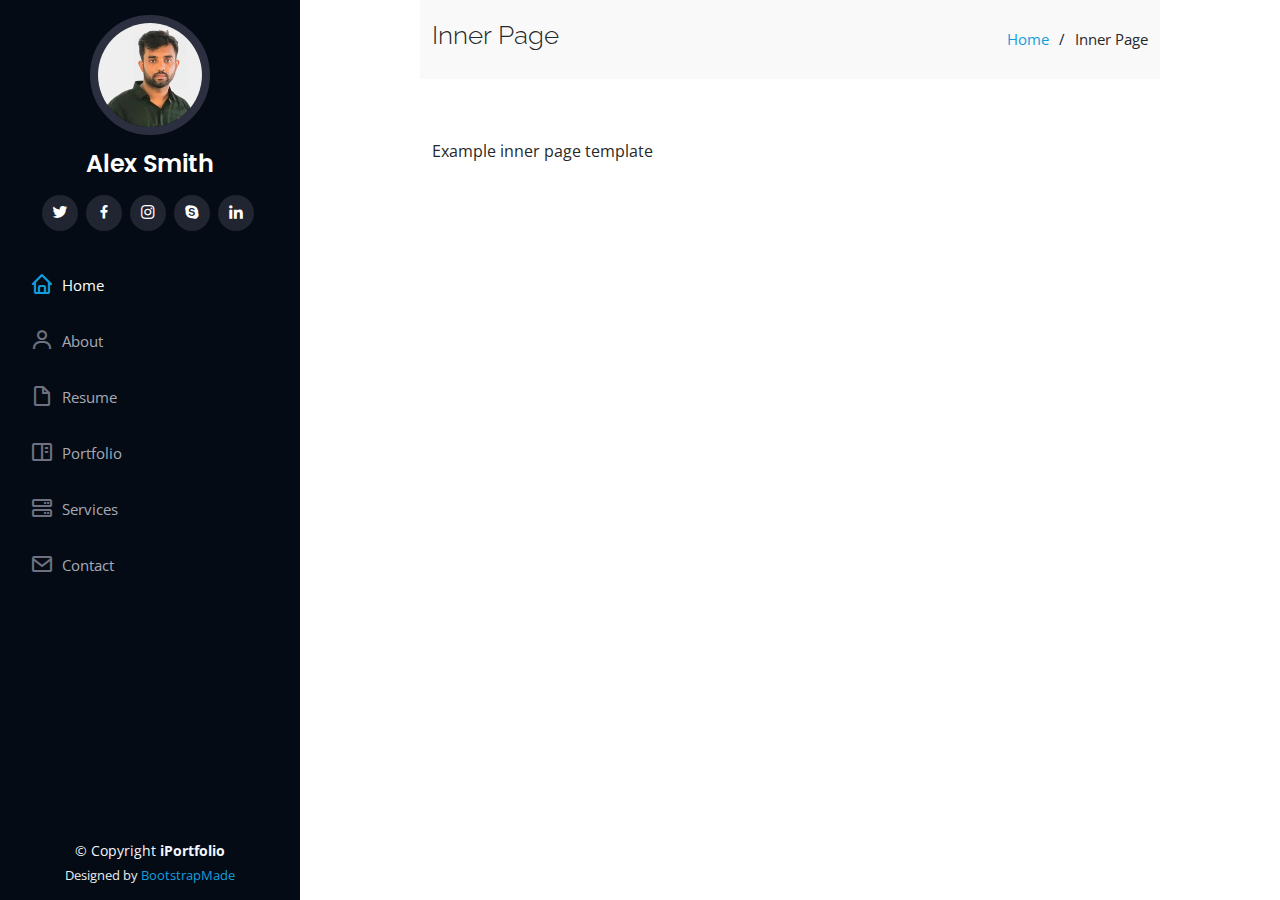
<file: inner-page.html>
<!DOCTYPE html>
<html lang="en">

<head>
  <meta charset="utf-8">
  <meta content="width=device-width, initial-scale=1.0" name="viewport">

  <title>Inner Page - iPortfolio Bootstrap Template</title>
  <meta content="" name="description">
  <meta content="" name="keywords">

  <!-- Favicons -->
  <link href="assets/img/favicon.png" rel="icon">
  <link href="assets/img/apple-touch-icon.png" rel="apple-touch-icon">

  <!-- Google Fonts -->
  <link href="https://fonts.googleapis.com/css?family=Open+Sans:300,300i,400,400i,600,600i,700,700i|Raleway:300,300i,400,400i,500,500i,600,600i,700,700i|Poppins:300,300i,400,400i,500,500i,600,600i,700,700i" rel="stylesheet">

  <!-- Vendor CSS Files -->
  <link href="assets/vendor/aos/aos.css" rel="stylesheet">
  <link href="assets/vendor/bootstrap/css/bootstrap.min.css" rel="stylesheet">
  <link href="assets/vendor/bootstrap-icons/bootstrap-icons.css" rel="stylesheet">
  <link href="assets/vendor/boxicons/css/boxicons.min.css" rel="stylesheet">
  <link href="assets/vendor/glightbox/css/glightbox.min.css" rel="stylesheet">
  <link href="assets/vendor/swiper/swiper-bundle.min.css" rel="stylesheet">

  <!-- Template Main CSS File -->
  <link href="assets/css/style.css" rel="stylesheet">

  <!-- =======================================================
  * Template Name: iPortfolio - v3.8.1
  * Template URL: https://bootstrapmade.com/iportfolio-bootstrap-portfolio-websites-template/
  * Author: BootstrapMade.com
  * License: https://bootstrapmade.com/license/
  ======================================================== -->
</head>

<body>

  <!-- ======= Mobile nav toggle button ======= -->
  <i class="bi bi-list mobile-nav-toggle d-xl-none"></i>

  <!-- ======= Header ======= -->
  <header id="header">
    <div class="d-flex flex-column">

      <div class="profile">
        <img src="assets/img/profile-img.jpg" alt="" class="img-fluid rounded-circle">
        <h1 class="text-light"><a href="index.html">Alex Smith</a></h1>
        <div class="social-links mt-3 text-center">
          <a href="#" class="twitter"><i class="bx bxl-twitter"></i></a>
          <a href="#" class="facebook"><i class="bx bxl-facebook"></i></a>
          <a href="#" class="instagram"><i class="bx bxl-instagram"></i></a>
          <a href="#" class="google-plus"><i class="bx bxl-skype"></i></a>
          <a href="#" class="linkedin"><i class="bx bxl-linkedin"></i></a>
        </div>
      </div>

      <nav id="navbar" class="nav-menu navbar">
        <ul>
          <li><a href="#hero" class="nav-link scrollto active"><i class="bx bx-home"></i> <span>Home</span></a></li>
          <li><a href="#about" class="nav-link scrollto"><i class="bx bx-user"></i> <span>About</span></a></li>
          <li><a href="#resume" class="nav-link scrollto"><i class="bx bx-file-blank"></i> <span>Resume</span></a></li>
          <li><a href="#portfolio" class="nav-link scrollto"><i class="bx bx-book-content"></i> <span>Portfolio</span></a></li>
          <li><a href="#services" class="nav-link scrollto"><i class="bx bx-server"></i> <span>Services</span></a></li>
          <li><a href="#contact" class="nav-link scrollto"><i class="bx bx-envelope"></i> <span>Contact</span></a></li>
        </ul>
      </nav><!-- .nav-menu -->
    </div>
  </header><!-- End Header -->

  <main id="main">

    <!-- ======= Breadcrumbs ======= -->
    <section class="breadcrumbs">
      <div class="container">

        <div class="d-flex justify-content-between align-items-center">
          <h2>Inner Page</h2>
          <ol>
            <li><a href="index.html">Home</a></li>
            <li>Inner Page</li>
          </ol>
        </div>

      </div>
    </section><!-- End Breadcrumbs -->

    <section class="inner-page">
      <div class="container">
        <p>
          Example inner page template
        </p>
      </div>
    </section>

  </main><!-- End #main -->

  <!-- ======= Footer ======= -->
  <footer id="footer">
    <div class="container">
      <div class="copyright">
        &copy; Copyright <strong><span>iPortfolio</span></strong>
      </div>
      <div class="credits">
        <!-- All the links in the footer should remain intact. -->
        <!-- You can delete the links only if you purchased the pro version. -->
        <!-- Licensing information: https://bootstrapmade.com/license/ -->
        <!-- Purchase the pro version with working PHP/AJAX contact form: https://bootstrapmade.com/iportfolio-bootstrap-portfolio-websites-template/ -->
        Designed by <a href="https://bootstrapmade.com/">BootstrapMade</a>
      </div>
    </div>
  </footer><!-- End  Footer -->

  <a href="#" class="back-to-top d-flex align-items-center justify-content-center"><i class="bi bi-arrow-up-short"></i></a>

  <!-- Vendor JS Files -->
  <script src="assets/vendor/purecounter/purecounter_vanilla.js"></script>
  <script src="assets/vendor/aos/aos.js"></script>
  <script src="assets/vendor/bootstrap/js/bootstrap.bundle.min.js"></script>
  <script src="assets/vendor/glightbox/js/glightbox.min.js"></script>
  <script src="assets/vendor/isotope-layout/isotope.pkgd.min.js"></script>
  <script src="assets/vendor/swiper/swiper-bundle.min.js"></script>
  <script src="assets/vendor/typed.js/typed.min.js"></script>
  <script src="assets/vendor/waypoints/noframework.waypoints.js"></script>
  <script src="assets/vendor/php-email-form/validate.js"></script>

  <!-- Template Main JS File -->
  <script src="assets/js/main.js"></script>

</body>

</html>
</file>
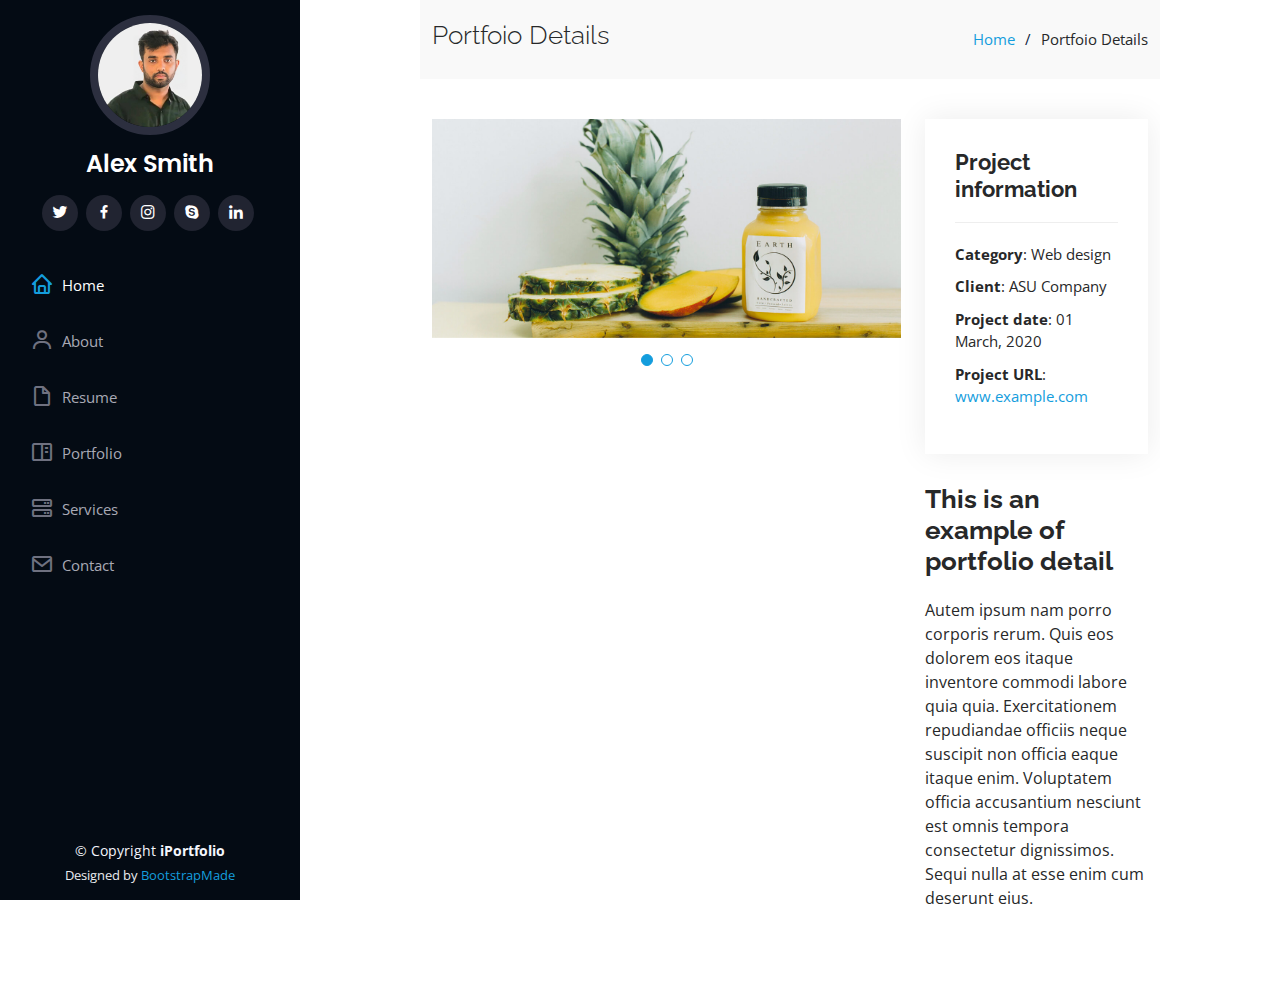
<file: portfolio-details.html>
<!DOCTYPE html>
<html lang="en">

<head>
  <meta charset="utf-8">
  <meta content="width=device-width, initial-scale=1.0" name="viewport">

  <title>Portfolio Details - iPortfolio Bootstrap Template</title>
  <meta content="" name="description">
  <meta content="" name="keywords">

  <!-- Favicons -->
  <link href="assets/img/favicon.png" rel="icon">
  <link href="assets/img/apple-touch-icon.png" rel="apple-touch-icon">

  <!-- Google Fonts -->
  <link href="https://fonts.googleapis.com/css?family=Open+Sans:300,300i,400,400i,600,600i,700,700i|Raleway:300,300i,400,400i,500,500i,600,600i,700,700i|Poppins:300,300i,400,400i,500,500i,600,600i,700,700i" rel="stylesheet">

  <!-- Vendor CSS Files -->
  <link href="assets/vendor/aos/aos.css" rel="stylesheet">
  <link href="assets/vendor/bootstrap/css/bootstrap.min.css" rel="stylesheet">
  <link href="assets/vendor/bootstrap-icons/bootstrap-icons.css" rel="stylesheet">
  <link href="assets/vendor/boxicons/css/boxicons.min.css" rel="stylesheet">
  <link href="assets/vendor/glightbox/css/glightbox.min.css" rel="stylesheet">
  <link href="assets/vendor/swiper/swiper-bundle.min.css" rel="stylesheet">

  <!-- Template Main CSS File -->
  <link href="assets/css/style.css" rel="stylesheet">

  <!-- =======================================================
  * Template Name: iPortfolio - v3.8.1
  * Template URL: https://bootstrapmade.com/iportfolio-bootstrap-portfolio-websites-template/
  * Author: BootstrapMade.com
  * License: https://bootstrapmade.com/license/
  ======================================================== -->
</head>

<body>

  <!-- ======= Mobile nav toggle button ======= -->
  <i class="bi bi-list mobile-nav-toggle d-xl-none"></i>

  <!-- ======= Header ======= -->
  <header id="header">
    <div class="d-flex flex-column">

      <div class="profile">
        <img src="assets/img/profile-img.jpg" alt="" class="img-fluid rounded-circle">
        <h1 class="text-light"><a href="index.html">Alex Smith</a></h1>
        <div class="social-links mt-3 text-center">
          <a href="#" class="twitter"><i class="bx bxl-twitter"></i></a>
          <a href="#" class="facebook"><i class="bx bxl-facebook"></i></a>
          <a href="#" class="instagram"><i class="bx bxl-instagram"></i></a>
          <a href="#" class="google-plus"><i class="bx bxl-skype"></i></a>
          <a href="#" class="linkedin"><i class="bx bxl-linkedin"></i></a>
        </div>
      </div>

      <nav id="navbar" class="nav-menu navbar">
        <ul>
          <li><a href="#hero" class="nav-link scrollto active"><i class="bx bx-home"></i> <span>Home</span></a></li>
          <li><a href="#about" class="nav-link scrollto"><i class="bx bx-user"></i> <span>About</span></a></li>
          <li><a href="#resume" class="nav-link scrollto"><i class="bx bx-file-blank"></i> <span>Resume</span></a></li>
          <li><a href="#portfolio" class="nav-link scrollto"><i class="bx bx-book-content"></i> <span>Portfolio</span></a></li>
          <li><a href="#services" class="nav-link scrollto"><i class="bx bx-server"></i> <span>Services</span></a></li>
          <li><a href="#contact" class="nav-link scrollto"><i class="bx bx-envelope"></i> <span>Contact</span></a></li>
        </ul>
      </nav><!-- .nav-menu -->
    </div>
  </header><!-- End Header -->

  <main id="main">

    <!-- ======= Breadcrumbs ======= -->
    <section id="breadcrumbs" class="breadcrumbs">
      <div class="container">

        <div class="d-flex justify-content-between align-items-center">
          <h2>Portfoio Details</h2>
          <ol>
            <li><a href="index.html">Home</a></li>
            <li>Portfoio Details</li>
          </ol>
        </div>

      </div>
    </section><!-- End Breadcrumbs -->

    <!-- ======= Portfolio Details Section ======= -->
    <section id="portfolio-details" class="portfolio-details">
      <div class="container">

        <div class="row gy-4">

          <div class="col-lg-8">
            <div class="portfolio-details-slider swiper">
              <div class="swiper-wrapper align-items-center">

                <div class="swiper-slide">
                  <img src="assets/img/portfolio/portfolio-details-1.jpg" alt="">
                </div>

                <div class="swiper-slide">
                  <img src="assets/img/portfolio/portfolio-details-2.jpg" alt="">
                </div>

                <div class="swiper-slide">
                  <img src="assets/img/portfolio/portfolio-details-3.jpg" alt="">
                </div>

              </div>
              <div class="swiper-pagination"></div>
            </div>
          </div>

          <div class="col-lg-4">
            <div class="portfolio-info">
              <h3>Project information</h3>
              <ul>
                <li><strong>Category</strong>: Web design</li>
                <li><strong>Client</strong>: ASU Company</li>
                <li><strong>Project date</strong>: 01 March, 2020</li>
                <li><strong>Project URL</strong>: <a href="#">www.example.com</a></li>
              </ul>
            </div>
            <div class="portfolio-description">
              <h2>This is an example of portfolio detail</h2>
              <p>
                Autem ipsum nam porro corporis rerum. Quis eos dolorem eos itaque inventore commodi labore quia quia. Exercitationem repudiandae officiis neque suscipit non officia eaque itaque enim. Voluptatem officia accusantium nesciunt est omnis tempora consectetur dignissimos. Sequi nulla at esse enim cum deserunt eius.
              </p>
            </div>
          </div>

        </div>

      </div>
    </section><!-- End Portfolio Details Section -->

  </main><!-- End #main -->

  <!-- ======= Footer ======= -->
  <footer id="footer">
    <div class="container">
      <div class="copyright">
        &copy; Copyright <strong><span>iPortfolio</span></strong>
      </div>
      <div class="credits">
        <!-- All the links in the footer should remain intact. -->
        <!-- You can delete the links only if you purchased the pro version. -->
        <!-- Licensing information: https://bootstrapmade.com/license/ -->
        <!-- Purchase the pro version with working PHP/AJAX contact form: https://bootstrapmade.com/iportfolio-bootstrap-portfolio-websites-template/ -->
        Designed by <a href="https://bootstrapmade.com/">BootstrapMade</a>
      </div>
    </div>
  </footer><!-- End  Footer -->

  <a href="#" class="back-to-top d-flex align-items-center justify-content-center"><i class="bi bi-arrow-up-short"></i></a>

  <!-- Vendor JS Files -->
  <script src="assets/vendor/purecounter/purecounter_vanilla.js"></script>
  <script src="assets/vendor/aos/aos.js"></script>
  <script src="assets/vendor/bootstrap/js/bootstrap.bundle.min.js"></script>
  <script src="assets/vendor/glightbox/js/glightbox.min.js"></script>
  <script src="assets/vendor/isotope-layout/isotope.pkgd.min.js"></script>
  <script src="assets/vendor/swiper/swiper-bundle.min.js"></script>
  <script src="assets/vendor/typed.js/typed.min.js"></script>
  <script src="assets/vendor/waypoints/noframework.waypoints.js"></script>
  <script src="assets/vendor/php-email-form/validate.js"></script>

  <!-- Template Main JS File -->
  <script src="assets/js/main.js"></script>

</body>

</html>
</file>
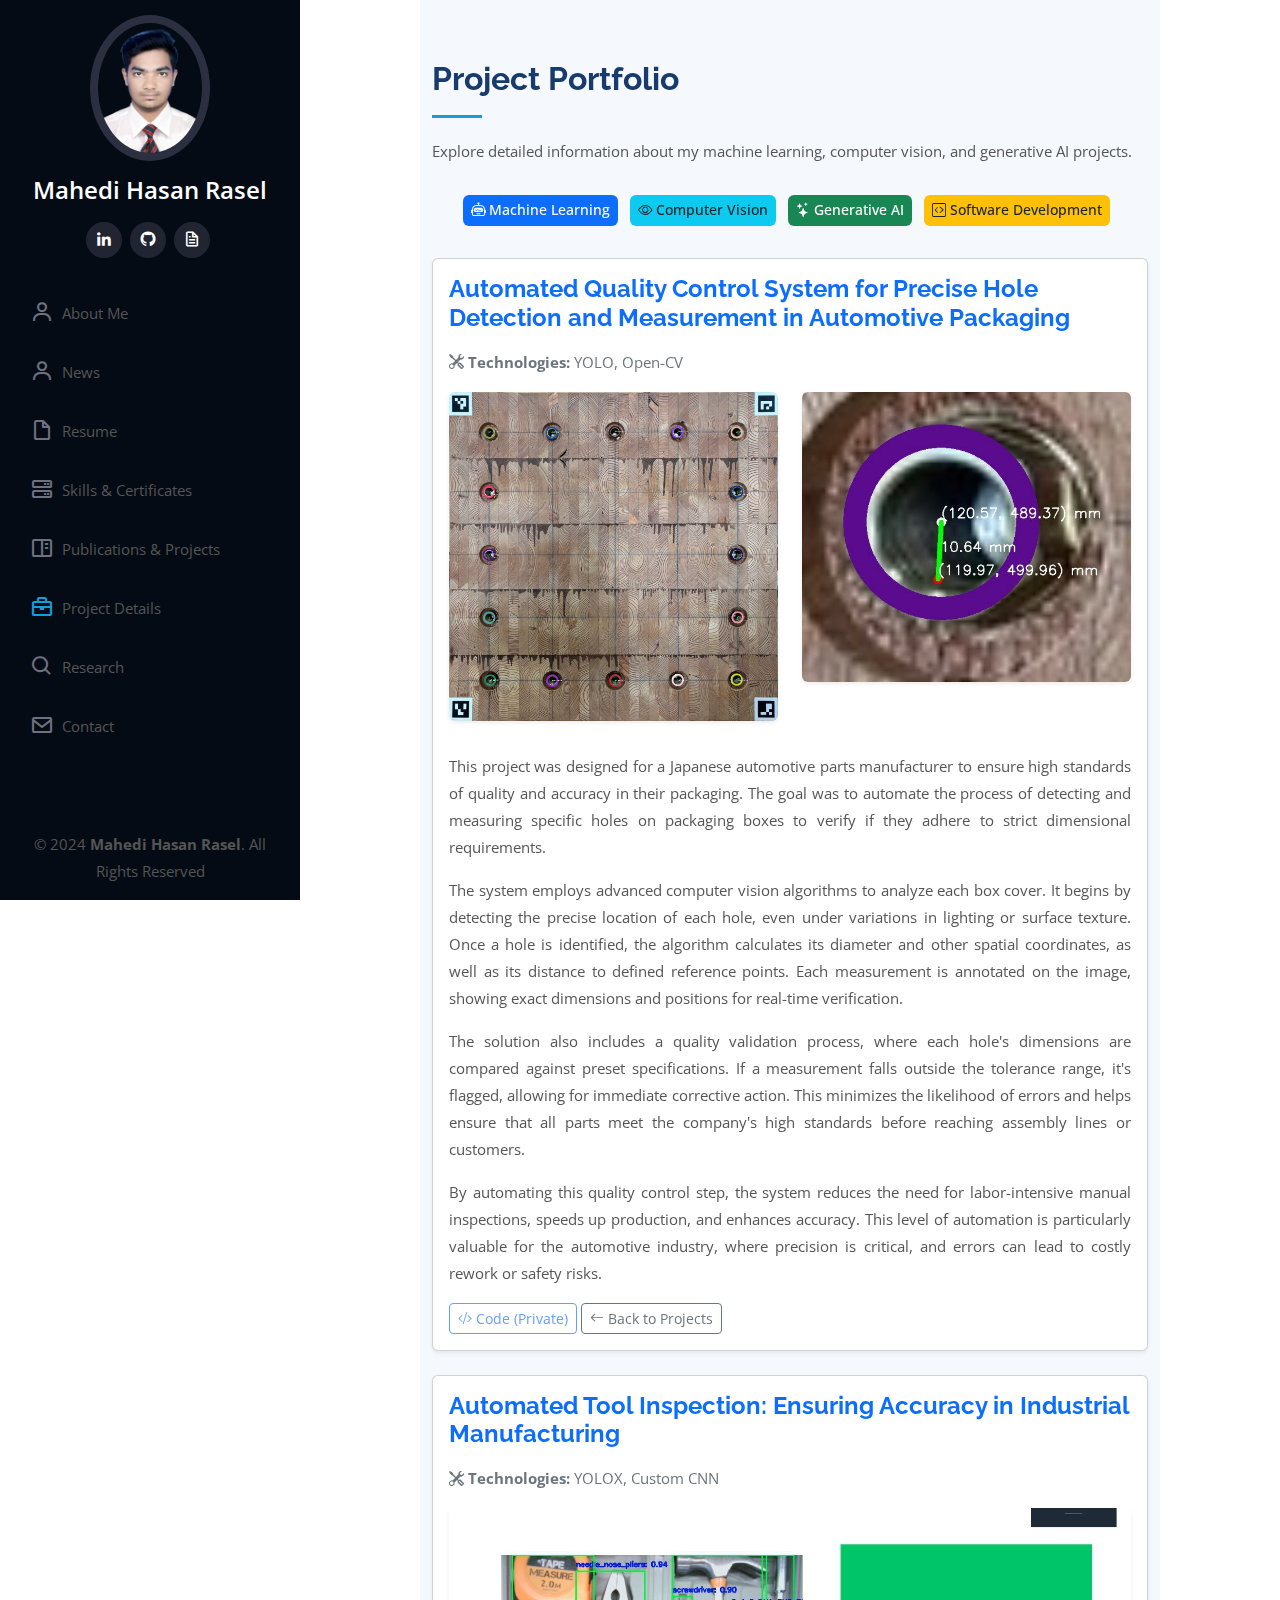
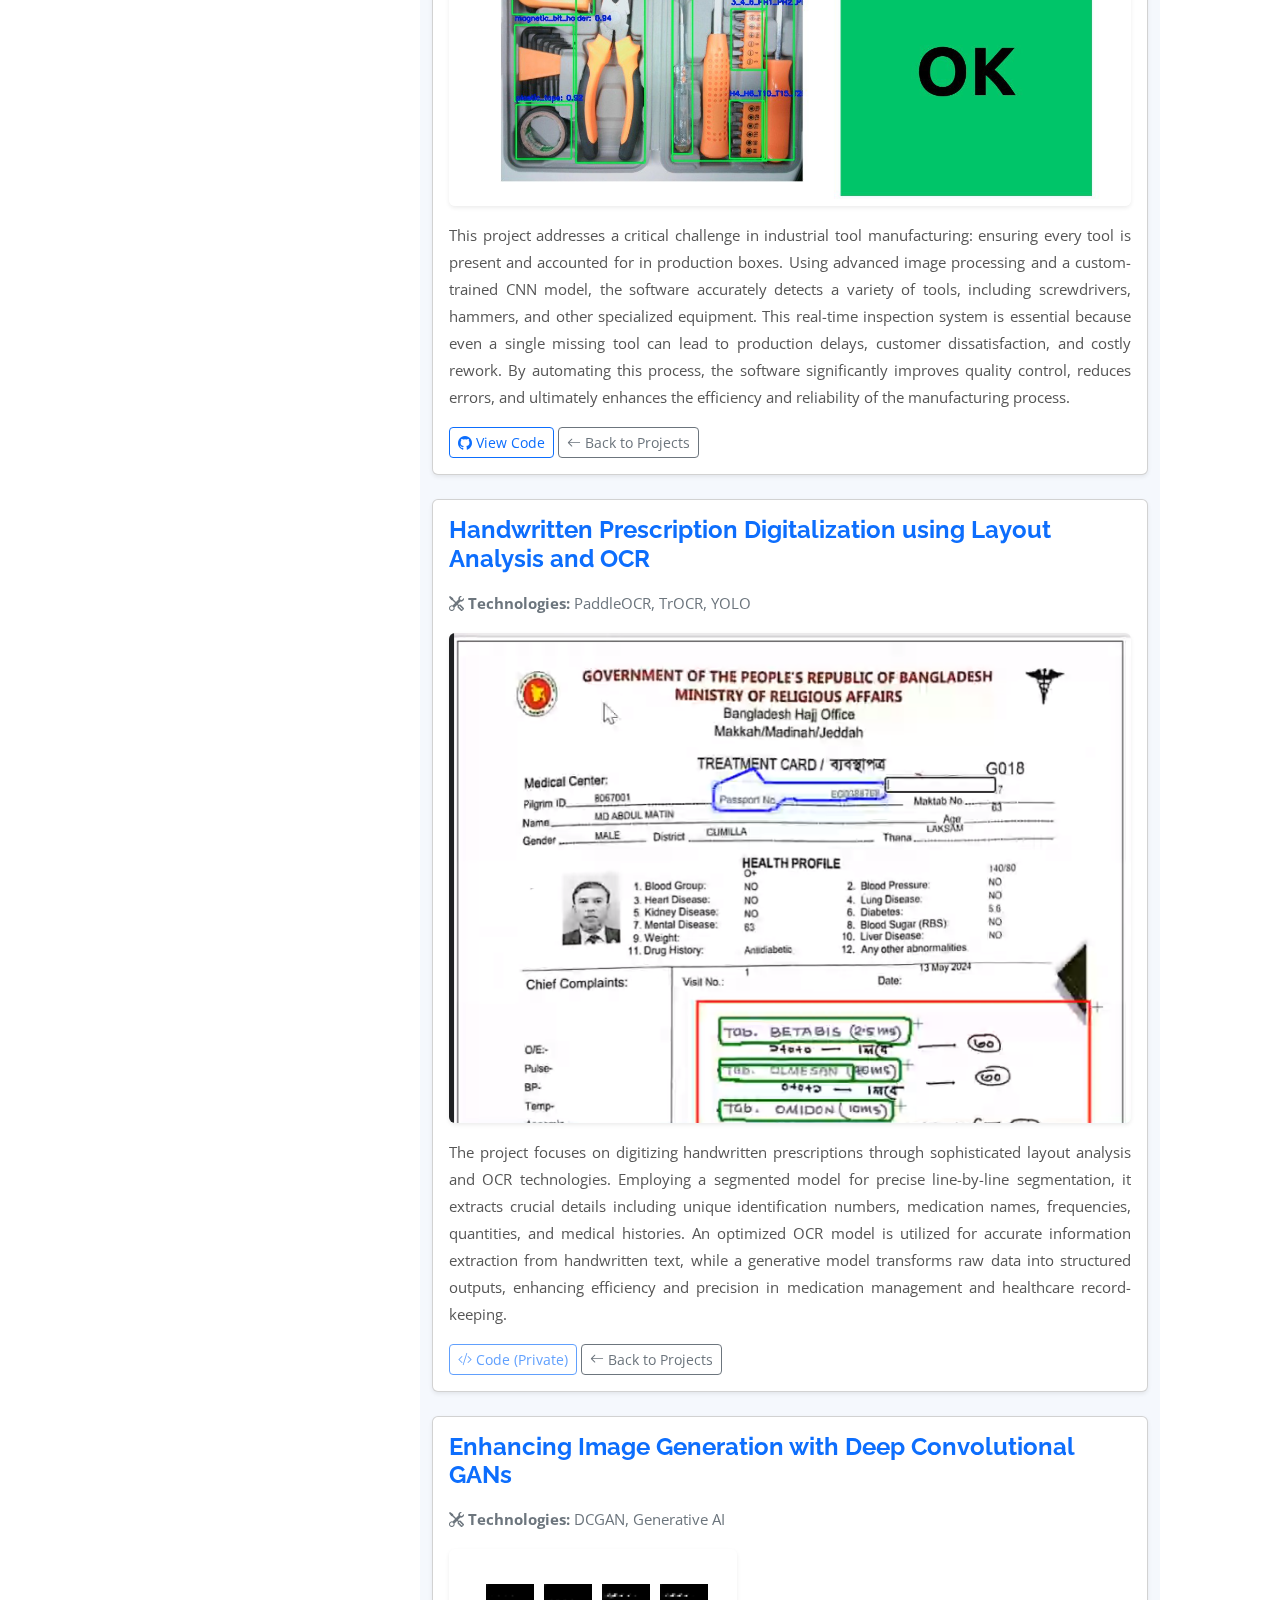
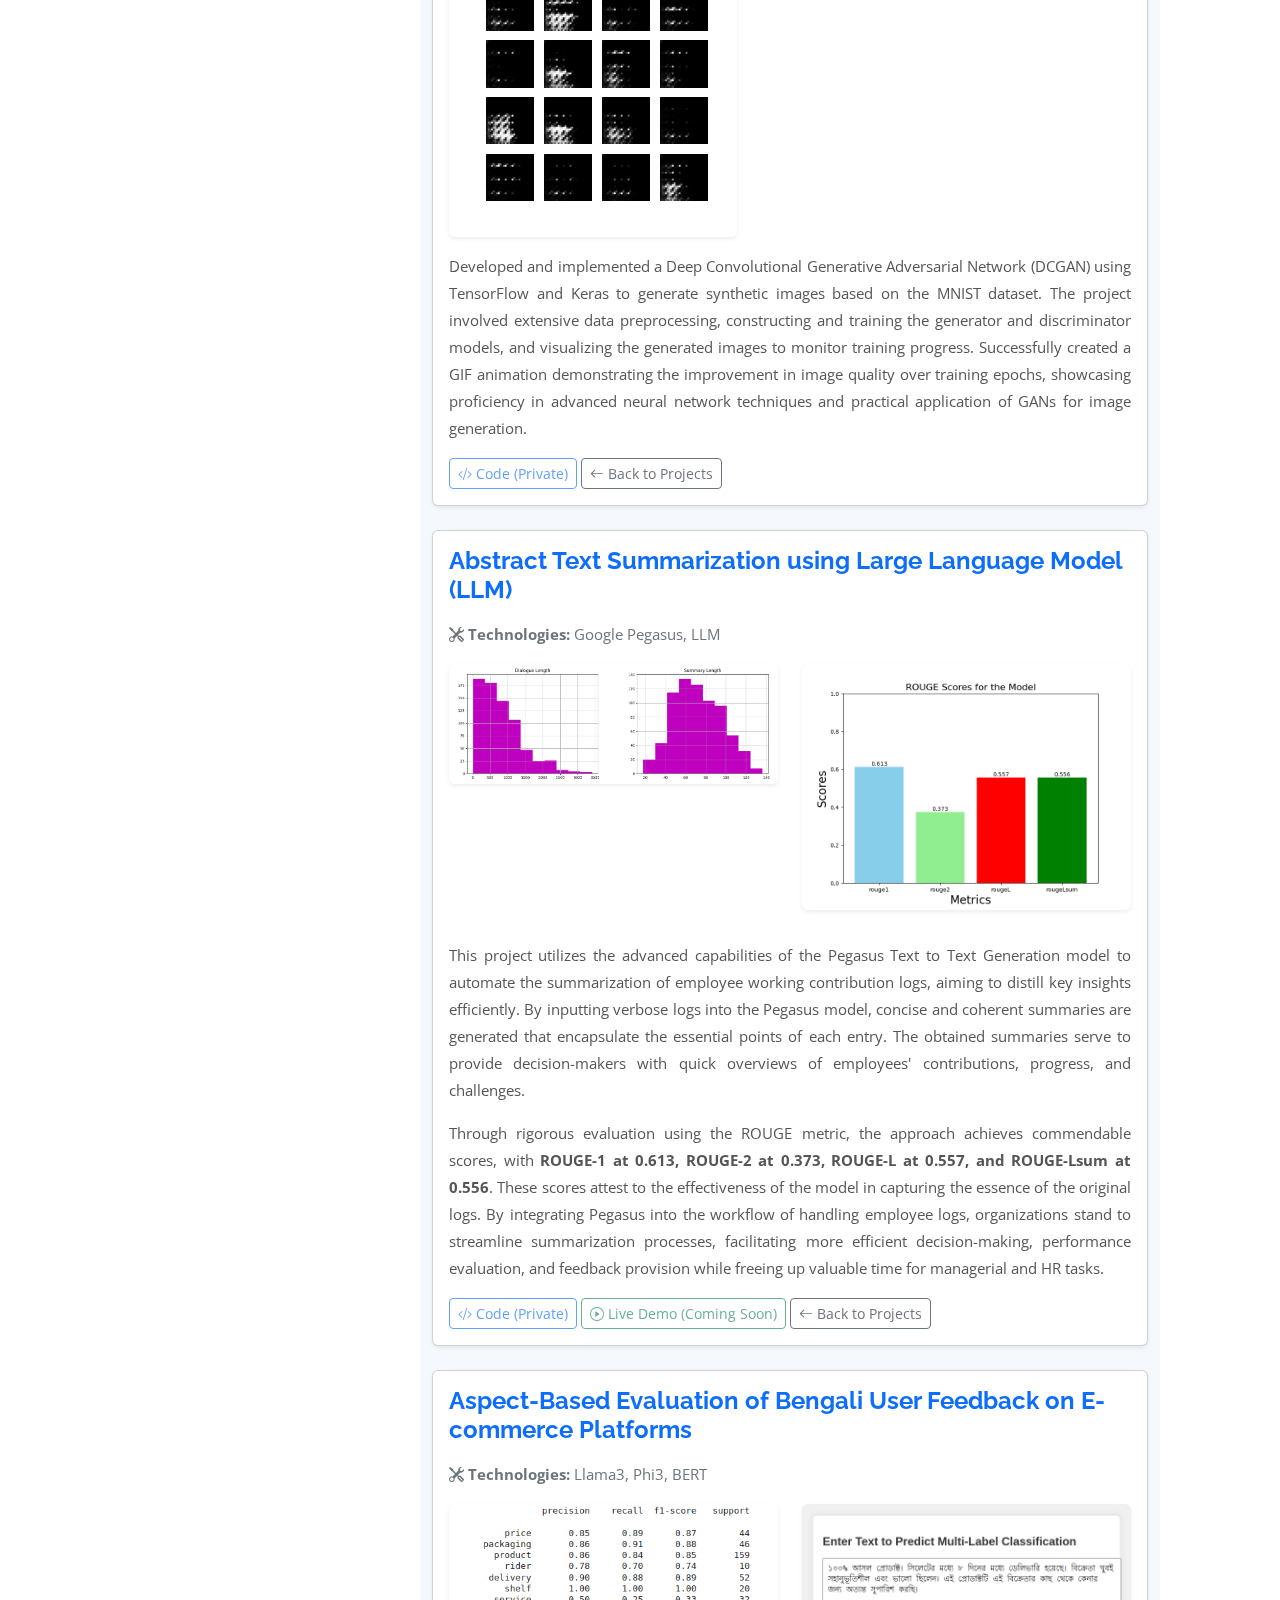
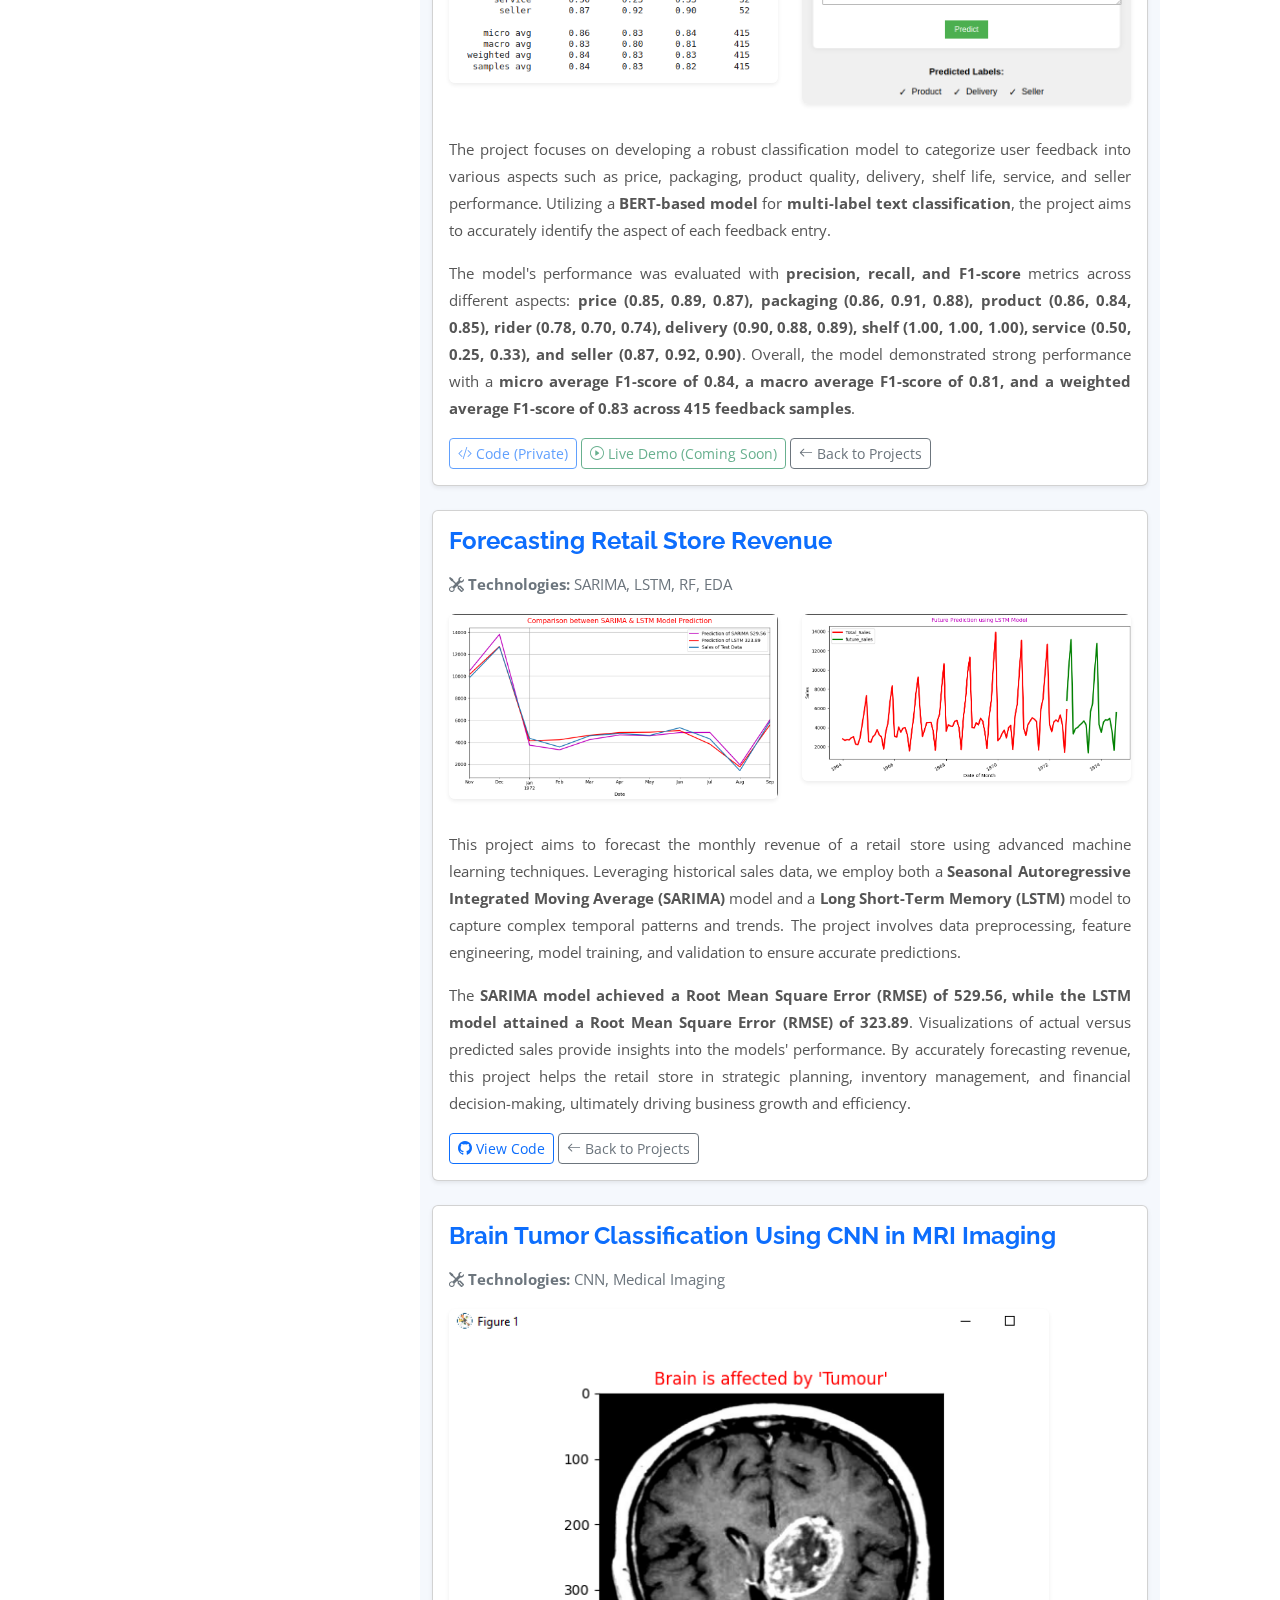
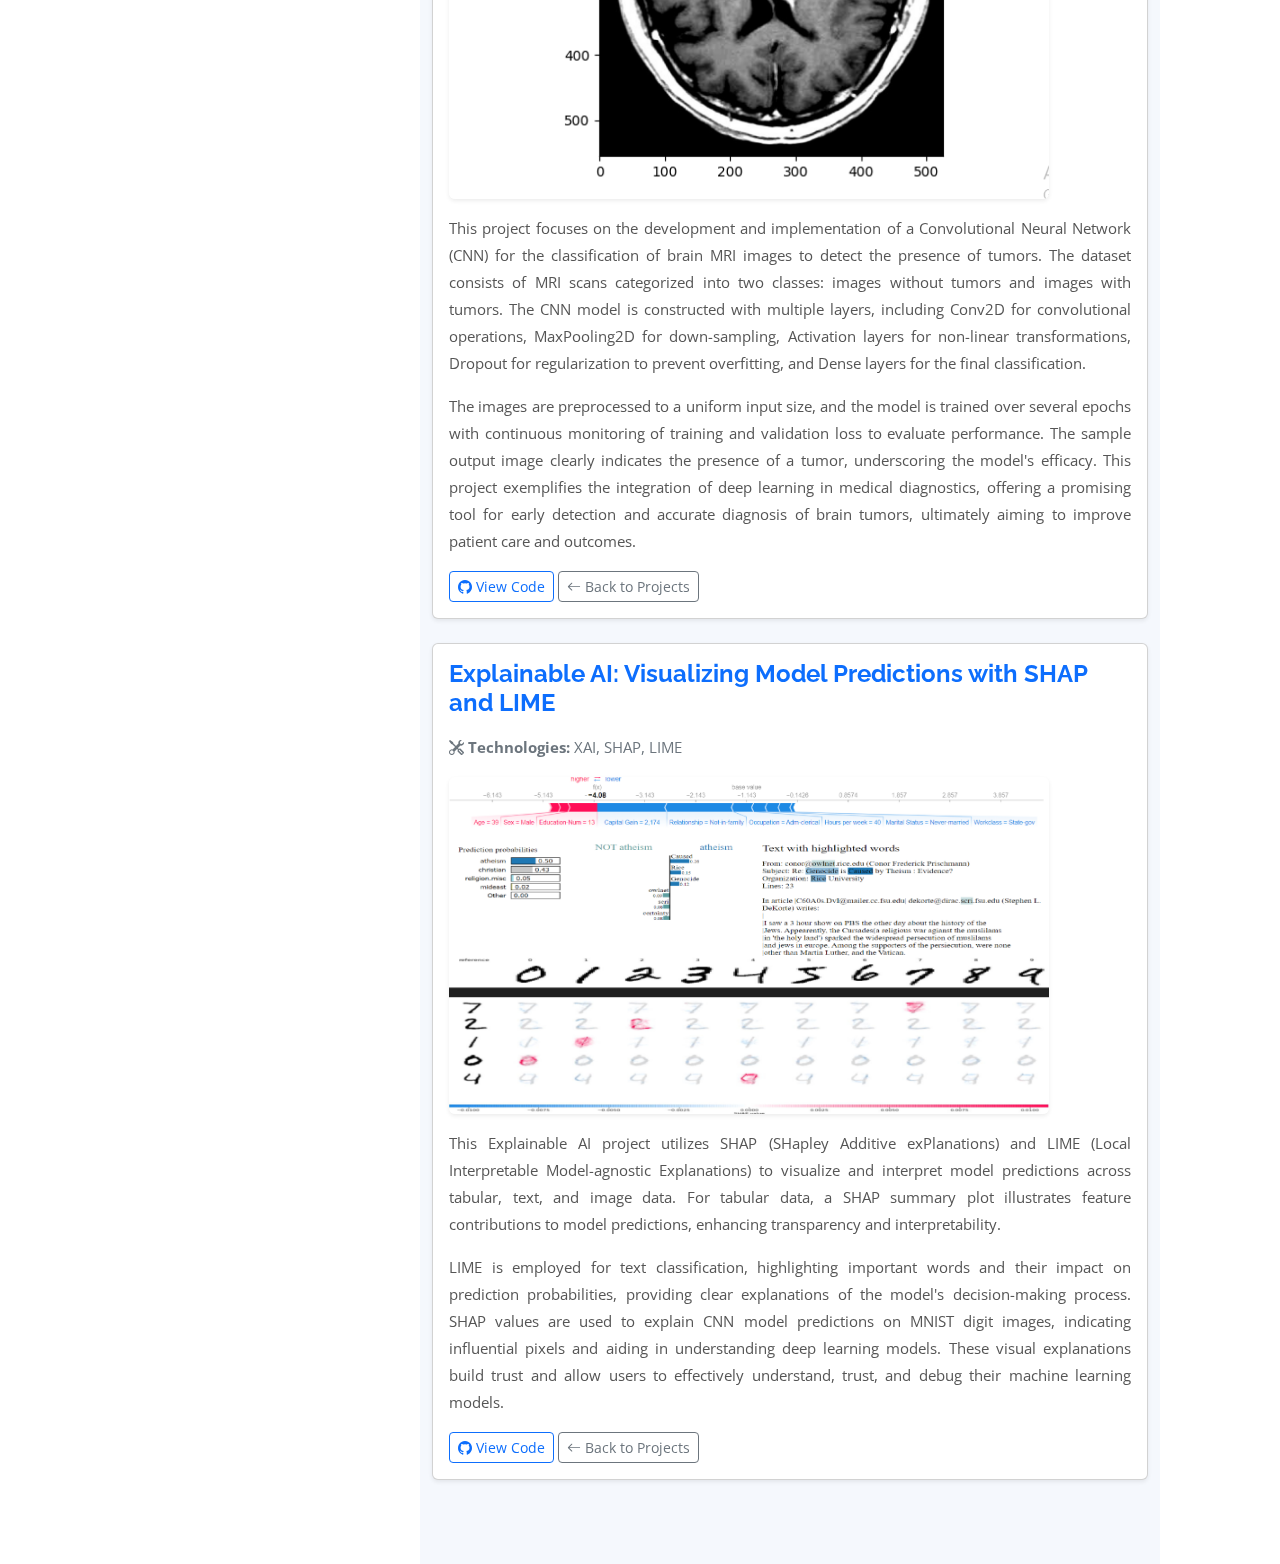
<file: projects.html>
<!doctype html>
<html lang="en">
  <head>
    <meta charset="UTF-8" />
    <meta name="viewport" content="width=device-width, initial-scale=1.0" />
    <title>Mahedi's Projects</title>
    <meta
      content="Mahedi Hasan Rasel - Projects Portfolio"
      name="description"
    />

    <!-- Favicons -->
    <link rel="shortcut icon" href="assets/img/bitbug_favicon.ico" />

    <!-- Google Fonts -->
    <link
      href="https://fonts.googleapis.com/css?family=Open+Sans:300,300i,400,400i,600,600i,700,700i|Raleway:300,300i,400,400i,500,500i,600,600i,700,700i|Poppins:300,300i,400,400i,500,500i,600,600i,700,700i"
      rel="stylesheet"
    />

    <!-- Vendor CSS Files -->
    <link href="assets/vendor/aos/aos.css" rel="stylesheet" />
    <link
      href="assets/vendor/bootstrap/css/bootstrap.min.css"
      rel="stylesheet"
    />
    <link
      href="assets/vendor/bootstrap-icons/bootstrap-icons.css"
      rel="stylesheet"
    />
    <link href="assets/vendor/boxicons/css/boxicons.min.css" rel="stylesheet" />
    <link
      href="assets/vendor/glightbox/css/glightbox.min.css"
      rel="stylesheet"
    />

    <!-- Template Main CSS File -->
    <link href="assets/css/style.css" rel="stylesheet" />
    <link href="assets/css/custom.css" rel="stylesheet" />

    <style>
      .project-card {
        transition:
          transform 0.2s ease-in-out,
          box-shadow 0.2s ease-in-out;
      }
      .project-card:hover {
        transform: translateY(-5px);
        box-shadow: 0 0.5rem 1rem rgba(0, 0, 0, 0.15) !important;
      }
      .card-title {
        font-size: 1.5rem;
        font-weight: 600;
      }
      .badge {
        font-size: 0.9rem;
        font-weight: 500;
      }
    </style>
  </head>
  <body>
    <!-- ======= Mobile nav toggle button ======= -->
    <i class="bi bi-list mobile-nav-toggle d-xl-none"></i>

    <!-- ======= Header ======= -->
    <header id="header">
      <div class="d-flex flex-column">
        <div class="profile">
          <img
            src="assets/img/Mahedi__3_-removebg-preview.png"
            alt=""
            class="img-fluid rounded-circle"
          />
          <h1 class="text-light">
            <a href="index.html">Mahedi Hasan Rasel</a>
          </h1>
          <div class="social-links mt-3 text-center">
            <a
              href="https://www.linkedin.com/in/mahedi182641/"
              target="_blank"
              class="linkedin"
              ><i class="bx bxl-linkedin"></i
            ></a>
            <a
              href="https://github.com/mahedishato"
              target="_blank"
              class="github"
              ><i class="bx bxl-github"></i
            ></a>
            <a
              href="assets/img/Mahedi (3) (1).png"
              target="_blank"
              class="resume"
              ><i class="bx bx-file"></i
            ></a>
          </div>
        </div>

        <nav id="navbar" class="nav-menu navbar">
          <ul>
            <li>
              <a href="index.html#about" class="nav-link"
                ><i class="bx bx-user"></i> <span>About Me</span></a
              >
            </li>
            <li>
              <a href="index.html#news" class="nav-link"
                ><i class="bx bx-user"></i> <span>News</span></a
              >
            </li>
            <li>
              <a href="index.html#resume" class="nav-link"
                ><i class="bx bx-file-blank"></i> <span>Resume</span></a
              >
            </li>
            <li>
              <a href="index.html#services" class="nav-link"
                ><i class="bx bx-server"></i>
                <span>Skills & Certificates</span></a
              >
            </li>
            <li>
              <a href="index.html#publications" class="nav-link"
                ><i class="bx bx-book-content"></i>
                <span>Publications & Projects</span></a
              >
            </li>
            <li>
              <a href="projects.html" class="nav-link active"
                ><i class="bx bx-briefcase"></i> <span>Project Details</span></a
              >
            </li>
            <li>
              <a href="research.html" class="nav-link"
                ><i class="bx bx-search"></i> <span>Research</span></a
              >
            </li>
            <li>
              <a href="index.html#contact" class="nav-link"
                ><i class="bx bx-envelope"></i> <span>Contact</span></a
              >
            </li>
          </ul>
        </nav>
      </div>
    </header>
    <!-- End Header -->

    <main id="main">
      <!-- ======= Projects Section ======= -->
      <section id="projects" class="about section-bg">
        <div class="container" data-aos="fade-up">
          <div class="section-title">
            <h2>Project Portfolio</h2>
            <p>
              Explore detailed information about my machine learning, computer
              vision, and generative AI projects.
            </p>
          </div>

          <!-- Filter Tags -->
          <div class="row mb-4">
            <div class="col-lg-12 text-center">
              <span class="badge bg-primary me-2 mb-2 p-2"
                ><i class="bi bi-robot"></i> Machine Learning</span
              >
              <span class="badge bg-info text-dark me-2 mb-2 p-2"
                ><i class="bi bi-eye"></i> Computer Vision</span
              >
              <span class="badge bg-success me-2 mb-2 p-2"
                ><i class="bi bi-stars"></i> Generative AI</span
              >
              <span class="badge bg-warning text-dark me-2 mb-2 p-2"
                ><i class="bi bi-code-square"></i> Software Development</span
              >
            </div>
          </div>

          <!-- Project Cards -->
          <div class="row">
            <!-- Project 1: Quality Control -->
            <div class="col-lg-12 mb-4" id="HWOCR">
              <div class="card project-card shadow-sm">
                <div class="card-body">
                  <h3 class="card-title text-primary mb-3">
                    Automated Quality Control System for Precise Hole Detection
                    and Measurement in Automotive Packaging
                  </h3>
                  <p class="text-muted mb-3">
                    <i class="bi bi-tools"></i>
                    <strong>Technologies:</strong> YOLO, Open-CV
                  </p>

                  <div class="row mb-3">
                    <div class="col-md-6 mb-3">
                      <img
                        src="assets/img/hol2.jpg"
                        alt="Quality Control System"
                        class="img-fluid rounded shadow-sm"
                      />
                    </div>
                    <div class="col-md-6 mb-3">
                      <img
                        src="assets/img/hol.jpg"
                        alt="Hole Detection"
                        class="img-fluid rounded shadow-sm"
                      />
                    </div>
                  </div>

                  <p align="justify">
                    This project was designed for a Japanese automotive parts
                    manufacturer to ensure high standards of quality and
                    accuracy in their packaging. The goal was to automate the
                    process of detecting and measuring specific holes on
                    packaging boxes to verify if they adhere to strict
                    dimensional requirements.
                  </p>

                  <p align="justify">
                    The system employs advanced computer vision algorithms to
                    analyze each box cover. It begins by detecting the precise
                    location of each hole, even under variations in lighting or
                    surface texture. Once a hole is identified, the algorithm
                    calculates its diameter and other spatial coordinates, as
                    well as its distance to defined reference points. Each
                    measurement is annotated on the image, showing exact
                    dimensions and positions for real-time verification.
                  </p>

                  <p align="justify">
                    The solution also includes a quality validation process,
                    where each hole's dimensions are compared against preset
                    specifications. If a measurement falls outside the tolerance
                    range, it's flagged, allowing for immediate corrective
                    action. This minimizes the likelihood of errors and helps
                    ensure that all parts meet the company's high standards
                    before reaching assembly lines or customers.
                  </p>

                  <p align="justify">
                    By automating this quality control step, the system reduces
                    the need for labor-intensive manual inspections, speeds up
                    production, and enhances accuracy. This level of automation
                    is particularly valuable for the automotive industry, where
                    precision is critical, and errors can lead to costly rework
                    or safety risks.
                  </p>

                  <div class="mt-3">
                    <a href="" class="btn btn-outline-primary btn-sm disabled"
                      ><i class="bi bi-code-slash"></i> Code (Private)</a
                    >
                    <a
                      href="index.html#publications"
                      class="btn btn-outline-secondary btn-sm"
                      ><i class="bi bi-arrow-left"></i> Back to Projects</a
                    >
                  </div>
                </div>
              </div>
            </div>

            <!-- Project 2: Tool Inspection -->
            <div class="col-lg-12 mb-4">
              <div class="card project-card shadow-sm">
                <div class="card-body">
                  <h3 class="card-title text-primary mb-3">
                    Automated Tool Inspection: Ensuring Accuracy in Industrial
                    Manufacturing
                  </h3>
                  <p class="text-muted mb-3">
                    <i class="bi bi-tools"></i>
                    <strong>Technologies:</strong> YOLOX, Custom CNN
                  </p>

                  <div class="mb-3">
                    <img
                      src="assets/img/tools.jpg"
                      alt="Tool Inspection"
                      class="img-fluid rounded shadow-sm"
                    />
                  </div>

                  <p align="justify">
                    This project addresses a critical challenge in industrial
                    tool manufacturing: ensuring every tool is present and
                    accounted for in production boxes. Using advanced image
                    processing and a custom-trained CNN model, the software
                    accurately detects a variety of tools, including
                    screwdrivers, hammers, and other specialized equipment. This
                    real-time inspection system is essential because even a
                    single missing tool can lead to production delays, customer
                    dissatisfaction, and costly rework. By automating this
                    process, the software significantly improves quality
                    control, reduces errors, and ultimately enhances the
                    efficiency and reliability of the manufacturing process.
                  </p>

                  <div class="mt-3">
                    <a
                      href="https://github.com/mahedishato/Automated-Tool-Inspection-Ensuring-Accuracy-in-Industrial-Manufacturing"
                      target="_blank"
                      class="btn btn-outline-primary btn-sm"
                      ><i class="bi bi-github"></i> View Code</a
                    >
                    <a
                      href="index.html#publications"
                      class="btn btn-outline-secondary btn-sm"
                      ><i class="bi bi-arrow-left"></i> Back to Projects</a
                    >
                  </div>
                </div>
              </div>
            </div>

            <!-- Project 3: Prescription OCR -->
            <div class="col-lg-12 mb-4">
              <div class="card project-card shadow-sm">
                <div class="card-body">
                  <h3 class="card-title text-primary mb-3">
                    Handwritten Prescription Digitalization using Layout
                    Analysis and OCR
                  </h3>
                  <p class="text-muted mb-3">
                    <i class="bi bi-tools"></i>
                    <strong>Technologies:</strong> PaddleOCR, TrOCR, YOLO
                  </p>

                  <div class="mb-3">
                    <img
                      src="assets/project_images/prescription.png"
                      alt="Prescription OCR"
                      class="img-fluid rounded shadow-sm"
                    />
                  </div>

                  <p align="justify">
                    The project focuses on digitizing handwritten prescriptions
                    through sophisticated layout analysis and OCR technologies.
                    Employing a segmented model for precise line-by-line
                    segmentation, it extracts crucial details including unique
                    identification numbers, medication names, frequencies,
                    quantities, and medical histories. An optimized OCR model is
                    utilized for accurate information extraction from
                    handwritten text, while a generative model transforms raw
                    data into structured outputs, enhancing efficiency and
                    precision in medication management and healthcare
                    record-keeping.
                  </p>

                  <div class="mt-3">
                    <a href="" class="btn btn-outline-primary btn-sm disabled"
                      ><i class="bi bi-code-slash"></i> Code (Private)</a
                    >
                    <a
                      href="index.html#publications"
                      class="btn btn-outline-secondary btn-sm"
                      ><i class="bi bi-arrow-left"></i> Back to Projects</a
                    >
                  </div>
                </div>
              </div>
            </div>

            <!-- Project 4: DCGAN -->
            <div class="col-lg-12 mb-4" id="DCGAN">
              <div class="card project-card shadow-sm">
                <div class="card-body">
                  <h3 class="card-title text-primary mb-3">
                    Enhancing Image Generation with Deep Convolutional GANs
                  </h3>
                  <p class="text-muted mb-3">
                    <i class="bi bi-tools"></i>
                    <strong>Technologies:</strong> DCGAN, Generative AI
                  </p>

                  <div class="mb-3">
                    <img
                      src="assets/project_images/DCGAN.gif"
                      alt="DCGAN"
                      class="img-fluid rounded shadow-sm"
                    />
                  </div>

                  <p align="justify">
                    Developed and implemented a Deep Convolutional Generative
                    Adversarial Network (DCGAN) using TensorFlow and Keras to
                    generate synthetic images based on the MNIST dataset. The
                    project involved extensive data preprocessing, constructing
                    and training the generator and discriminator models, and
                    visualizing the generated images to monitor training
                    progress. Successfully created a GIF animation demonstrating
                    the improvement in image quality over training epochs,
                    showcasing proficiency in advanced neural network techniques
                    and practical application of GANs for image generation.
                  </p>

                  <div class="mt-3">
                    <a href="" class="btn btn-outline-primary btn-sm disabled"
                      ><i class="bi bi-code-slash"></i> Code (Private)</a
                    >
                    <a
                      href="index.html#publications"
                      class="btn btn-outline-secondary btn-sm"
                      ><i class="bi bi-arrow-left"></i> Back to Projects</a
                    >
                  </div>
                </div>
              </div>
            </div>

            <!-- Project 5: Text Summarization -->
            <div class="col-lg-12 mb-4" id="ATS">
              <div class="card project-card shadow-sm">
                <div class="card-body">
                  <h3 class="card-title text-primary mb-3">
                    Abstract Text Summarization using Large Language Model (LLM)
                  </h3>
                  <p class="text-muted mb-3">
                    <i class="bi bi-tools"></i>
                    <strong>Technologies:</strong> Google Pegasus, LLM
                  </p>

                  <div class="row mb-3">
                    <div class="col-md-6 mb-3">
                      <img
                        src="assets/project_images/text2textsum.png"
                        alt="Text Summarization"
                        class="img-fluid rounded shadow-sm"
                      />
                    </div>
                    <div class="col-md-6 mb-3">
                      <img
                        src="assets/project_images/rouge_scores.png"
                        alt="ROUGE Scores"
                        class="img-fluid rounded shadow-sm"
                      />
                    </div>
                  </div>

                  <p align="justify">
                    This project utilizes the advanced capabilities of the
                    Pegasus Text to Text Generation model to automate the
                    summarization of employee working contribution logs, aiming
                    to distill key insights efficiently. By inputting verbose
                    logs into the Pegasus model, concise and coherent summaries
                    are generated that encapsulate the essential points of each
                    entry. The obtained summaries serve to provide
                    decision-makers with quick overviews of employees'
                    contributions, progress, and challenges.
                  </p>

                  <p align="justify">
                    Through rigorous evaluation using the ROUGE metric, the
                    approach achieves commendable scores, with
                    <b
                      >ROUGE-1 at 0.613, ROUGE-2 at 0.373, ROUGE-L at 0.557, and
                      ROUGE-Lsum at 0.556</b
                    >. These scores attest to the effectiveness of the model in
                    capturing the essence of the original logs. By integrating
                    Pegasus into the workflow of handling employee logs,
                    organizations stand to streamline summarization processes,
                    facilitating more efficient decision-making, performance
                    evaluation, and feedback provision while freeing up valuable
                    time for managerial and HR tasks.
                  </p>

                  <div class="mt-3">
                    <a href="" class="btn btn-outline-primary btn-sm disabled"
                      ><i class="bi bi-code-slash"></i> Code (Private)</a
                    >
                    <a href="" class="btn btn-outline-success btn-sm disabled"
                      ><i class="bi bi-play-circle"></i> Live Demo (Coming
                      Soon)</a
                    >
                    <a
                      href="index.html#publications"
                      class="btn btn-outline-secondary btn-sm"
                      ><i class="bi bi-arrow-left"></i> Back to Projects</a
                    >
                  </div>
                </div>
              </div>
            </div>

            <!-- Project 6: Bengali Feedback Analysis -->
            <div class="col-lg-12 mb-4" id="ABE">
              <div class="card project-card shadow-sm">
                <div class="card-body">
                  <h3 class="card-title text-primary mb-3">
                    Aspect-Based Evaluation of Bengali User Feedback on
                    E-commerce Platforms
                  </h3>
                  <p class="text-muted mb-3">
                    <i class="bi bi-tools"></i>
                    <strong>Technologies:</strong> Llama3, Phi3, BERT
                  </p>

                  <div class="row mb-3">
                    <div class="col-md-6 mb-3">
                      <img
                        src="assets/project_images/user_aspect.png"
                        alt="Aspect Analysis"
                        class="img-fluid rounded shadow-sm"
                      />
                    </div>
                    <div class="col-md-6 mb-3">
                      <img
                        src="assets/project_images/user_aspect_Huggingface.png"
                        alt="Huggingface Model"
                        class="img-fluid rounded shadow-sm"
                      />
                    </div>
                  </div>

                  <p align="justify">
                    The project focuses on developing a robust classification
                    model to categorize user feedback into various aspects such
                    as price, packaging, product quality, delivery, shelf life,
                    service, and seller performance. Utilizing a
                    <b>BERT-based model</b> for
                    <b>multi-label text classification</b>, the project aims to
                    accurately identify the aspect of each feedback entry.
                  </p>

                  <p align="justify">
                    The model's performance was evaluated with
                    <b>precision, recall, and F1-score</b> metrics across
                    different aspects:
                    <b
                      >price (0.85, 0.89, 0.87), packaging (0.86, 0.91, 0.88),
                      product (0.86, 0.84, 0.85), rider (0.78, 0.70, 0.74),
                      delivery (0.90, 0.88, 0.89), shelf (1.00, 1.00, 1.00),
                      service (0.50, 0.25, 0.33), and seller (0.87, 0.92,
                      0.90)</b
                    >. Overall, the model demonstrated strong performance with a
                    <b
                      >micro average F1-score of 0.84, a macro average F1-score
                      of 0.81, and a weighted average F1-score of 0.83 across
                      415 feedback samples</b
                    >.
                  </p>

                  <div class="mt-3">
                    <a href="" class="btn btn-outline-primary btn-sm disabled"
                      ><i class="bi bi-code-slash"></i> Code (Private)</a
                    >
                    <a href="" class="btn btn-outline-success btn-sm disabled"
                      ><i class="bi bi-play-circle"></i> Live Demo (Coming
                      Soon)</a
                    >
                    <a
                      href="index.html#publications"
                      class="btn btn-outline-secondary btn-sm"
                      ><i class="bi bi-arrow-left"></i> Back to Projects</a
                    >
                  </div>
                </div>
              </div>
            </div>

            <!-- Project 7: Revenue Forecasting -->
            <div class="col-lg-12 mb-4" id="FRSR">
              <div class="card project-card shadow-sm">
                <div class="card-body">
                  <h3 class="card-title text-primary mb-3">
                    Forecasting Retail Store Revenue
                  </h3>
                  <p class="text-muted mb-3">
                    <i class="bi bi-tools"></i>
                    <strong>Technologies:</strong> SARIMA, LSTM, RF, EDA
                  </p>

                  <div class="row mb-3">
                    <div class="col-md-6 mb-3">
                      <img
                        src="assets/project_images/timeseries.png"
                        alt="Time Series Analysis"
                        class="img-fluid rounded shadow-sm"
                      />
                    </div>
                    <div class="col-md-6 mb-3">
                      <img
                        src="assets/project_images/futureforcasting.png"
                        alt="Future Forecasting"
                        class="img-fluid rounded shadow-sm"
                      />
                    </div>
                  </div>

                  <p align="justify">
                    This project aims to forecast the monthly revenue of a
                    retail store using advanced machine learning techniques.
                    Leveraging historical sales data, we employ both a
                    <b
                      >Seasonal Autoregressive Integrated Moving Average
                      (SARIMA)</b
                    >
                    model and a <b>Long Short-Term Memory (LSTM)</b> model to
                    capture complex temporal patterns and trends. The project
                    involves data preprocessing, feature engineering, model
                    training, and validation to ensure accurate predictions.
                  </p>

                  <p align="justify">
                    The
                    <b
                      >SARIMA model achieved a Root Mean Square Error (RMSE) of
                      529.56, while the LSTM model attained a Root Mean Square
                      Error (RMSE) of 323.89</b
                    >. Visualizations of actual versus predicted sales provide
                    insights into the models' performance. By accurately
                    forecasting revenue, this project helps the retail store in
                    strategic planning, inventory management, and financial
                    decision-making, ultimately driving business growth and
                    efficiency.
                  </p>

                  <div class="mt-3">
                    <a
                      href="https://github.com/mahedishato/customer_churn_advance_analysis"
                      target="_blank"
                      class="btn btn-outline-primary btn-sm"
                      ><i class="bi bi-github"></i> View Code</a
                    >
                    <a
                      href="index.html#publications"
                      class="btn btn-outline-secondary btn-sm"
                      ><i class="bi bi-arrow-left"></i> Back to Projects</a
                    >
                  </div>
                </div>
              </div>
            </div>

            <!-- Project 8: Brain Tumor Classification -->
            <div class="col-lg-12 mb-4" id="BTC">
              <div class="card project-card shadow-sm">
                <div class="card-body">
                  <h3 class="card-title text-primary mb-3">
                    Brain Tumor Classification Using CNN in MRI Imaging
                  </h3>
                  <p class="text-muted mb-3">
                    <i class="bi bi-tools"></i>
                    <strong>Technologies:</strong> CNN, Medical Imaging
                  </p>

                  <div class="mb-3">
                    <img
                      src="assets/project_images/BRAIN_TUMOUR.png"
                      alt="Brain Tumor Detection"
                      class="img-fluid rounded shadow-sm"
                      style="max-width: 600px"
                    />
                  </div>

                  <p align="justify">
                    This project focuses on the development and implementation
                    of a Convolutional Neural Network (CNN) for the
                    classification of brain MRI images to detect the presence of
                    tumors. The dataset consists of MRI scans categorized into
                    two classes: images without tumors and images with tumors.
                    The CNN model is constructed with multiple layers, including
                    Conv2D for convolutional operations, MaxPooling2D for
                    down-sampling, Activation layers for non-linear
                    transformations, Dropout for regularization to prevent
                    overfitting, and Dense layers for the final classification.
                  </p>

                  <p align="justify">
                    The images are preprocessed to a uniform input size, and the
                    model is trained over several epochs with continuous
                    monitoring of training and validation loss to evaluate
                    performance. The sample output image clearly indicates the
                    presence of a tumor, underscoring the model's efficacy. This
                    project exemplifies the integration of deep learning in
                    medical diagnostics, offering a promising tool for early
                    detection and accurate diagnosis of brain tumors, ultimately
                    aiming to improve patient care and outcomes.
                  </p>

                  <div class="mt-3">
                    <a
                      href="https://github.com/mahedishato/Disabled-People-Sign-Detection_YOLO"
                      target="_blank"
                      class="btn btn-outline-primary btn-sm"
                      ><i class="bi bi-github"></i> View Code</a
                    >
                    <a
                      href="index.html#publications"
                      class="btn btn-outline-secondary btn-sm"
                      ><i class="bi bi-arrow-left"></i> Back to Projects</a
                    >
                  </div>
                </div>
              </div>
            </div>

            <!-- Project 9: Explainable AI -->
            <div class="col-lg-12 mb-4" id="XAI">
              <div class="card project-card shadow-sm">
                <div class="card-body">
                  <h3 class="card-title text-primary mb-3">
                    Explainable AI: Visualizing Model Predictions with SHAP and
                    LIME
                  </h3>
                  <p class="text-muted mb-3">
                    <i class="bi bi-tools"></i>
                    <strong>Technologies:</strong> XAI, SHAP, LIME
                  </p>

                  <div class="mb-3">
                    <img
                      src="assets/project_images/XAI.jpg"
                      alt="Explainable AI"
                      class="img-fluid rounded shadow-sm"
                      style="max-width: 600px"
                    />
                  </div>

                  <p align="justify">
                    This Explainable AI project utilizes SHAP (SHapley Additive
                    exPlanations) and LIME (Local Interpretable Model-agnostic
                    Explanations) to visualize and interpret model predictions
                    across tabular, text, and image data. For tabular data, a
                    SHAP summary plot illustrates feature contributions to model
                    predictions, enhancing transparency and interpretability.
                  </p>

                  <p align="justify">
                    LIME is employed for text classification, highlighting
                    important words and their impact on prediction
                    probabilities, providing clear explanations of the model's
                    decision-making process. SHAP values are used to explain CNN
                    model predictions on MNIST digit images, indicating
                    influential pixels and aiding in understanding deep learning
                    models. These visual explanations build trust and allow
                    users to effectively understand, trust, and debug their
                    machine learning models.
                  </p>

                  <div class="mt-3">
                    <a
                      href="https://github.com/mahedishato/Explainable-AI"
                      target="_blank"
                      class="btn btn-outline-primary btn-sm"
                      ><i class="bi bi-github"></i> View Code</a
                    >
                    <a
                      href="index.html#publications"
                      class="btn btn-outline-secondary btn-sm"
                      ><i class="bi bi-arrow-left"></i> Back to Projects</a
                    >
                  </div>
                </div>
              </div>
            </div>
          </div>
        </div>
      </section>
    </main>

    <!-- ======= Footer ======= -->
    <footer id="footer">
      <div class="container">
        <div class="copyright">
          &copy; 2024 <strong><span>Mahedi Hasan Rasel</span></strong
          >. All Rights Reserved
        </div>
      </div>
    </footer>
    <!-- End Footer -->

    <a
      href="#"
      class="back-to-top d-flex align-items-center justify-content-center"
      ><i class="bi bi-arrow-up-short"></i
    ></a>

    <!-- Vendor JS Files -->
    <script src="assets/vendor/purecounter/purecounter_vanilla.js"></script>
    <script src="assets/vendor/aos/aos.js"></script>
    <script src="assets/vendor/bootstrap/js/bootstrap.bundle.min.js"></script>
    <script src="assets/vendor/glightbox/js/glightbox.min.js"></script>
    <script src="assets/vendor/isotope-layout/isotope.pkgd.min.js"></script>
    <script src="assets/vendor/swiper/swiper-bundle.min.js"></script>
    <script src="assets/vendor/typed.js/typed.min.js"></script>
    <script src="assets/vendor/waypoints/noframework.waypoints.js"></script>
    <script src="assets/vendor/php-email-form/validate.js"></script>

    <!-- Template Main JS File -->
    <script src="assets/js/main.js"></script>
  </body>
</html>
</file>
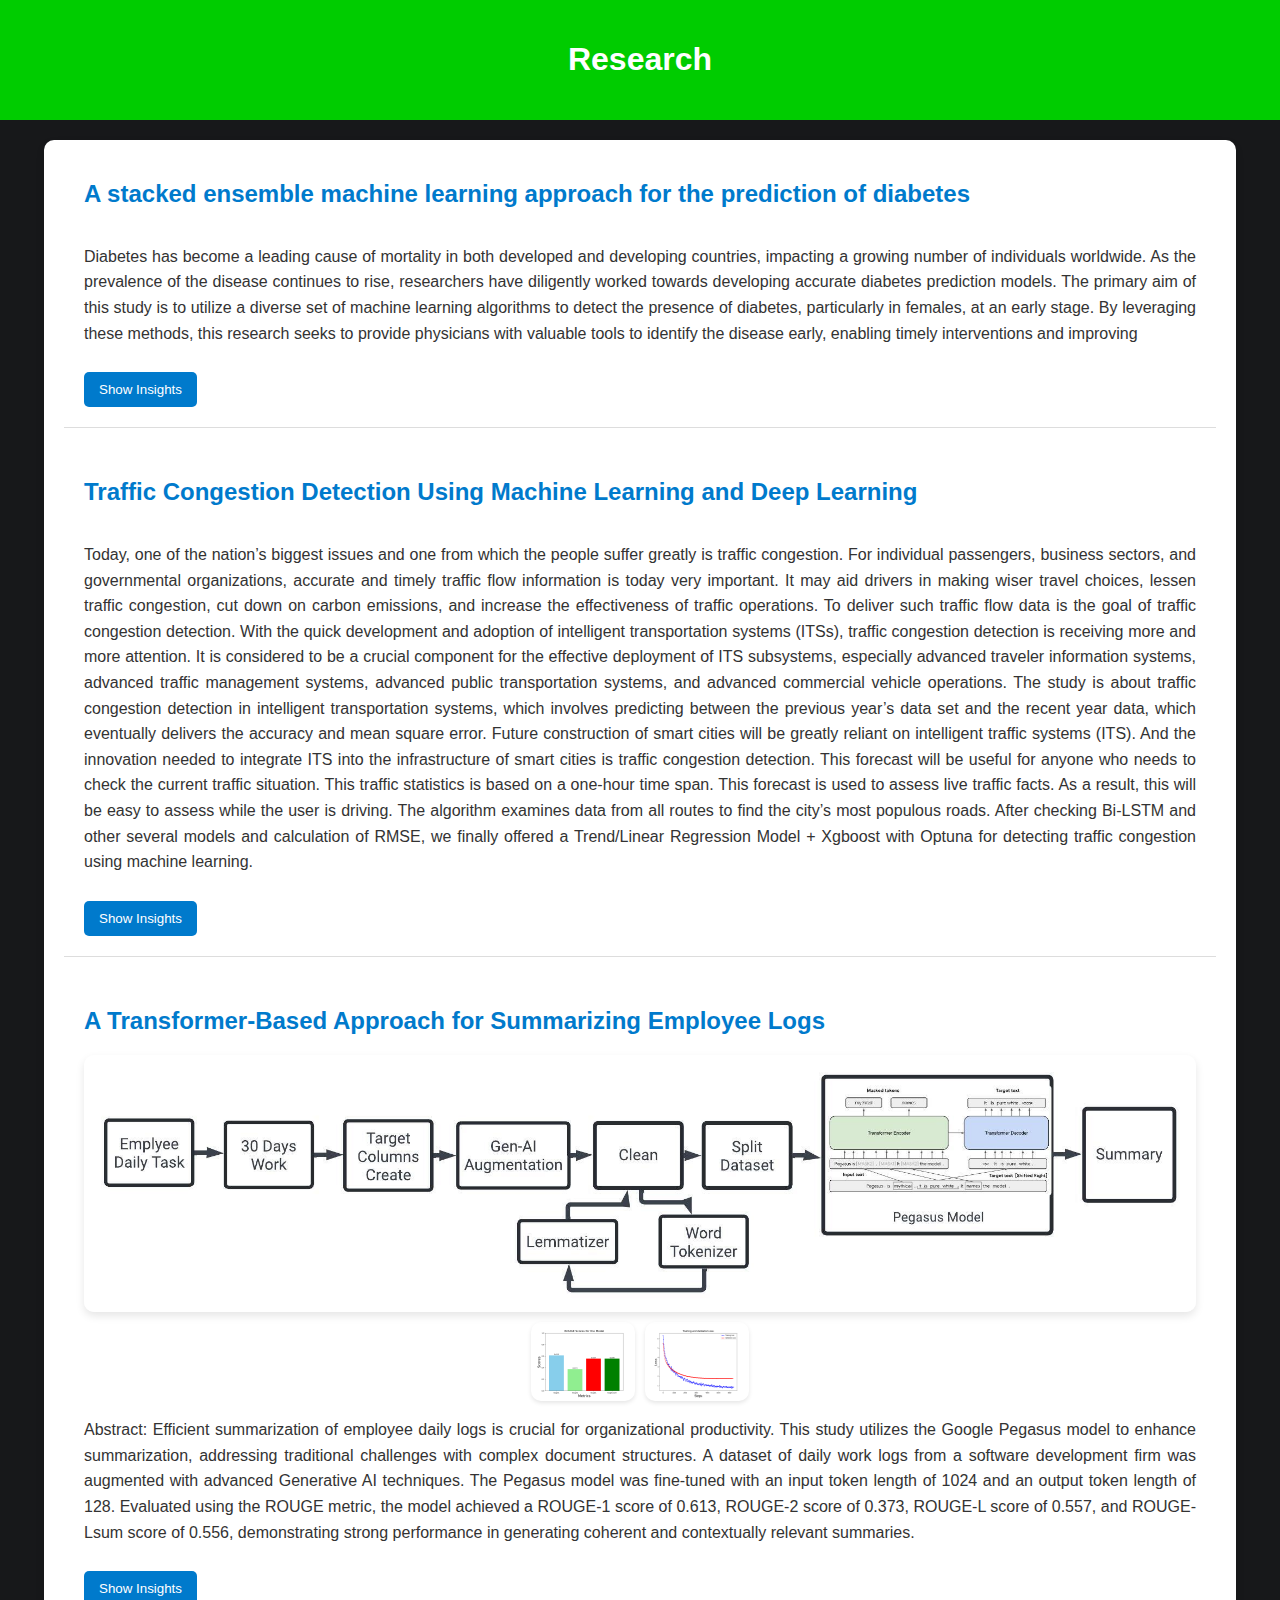
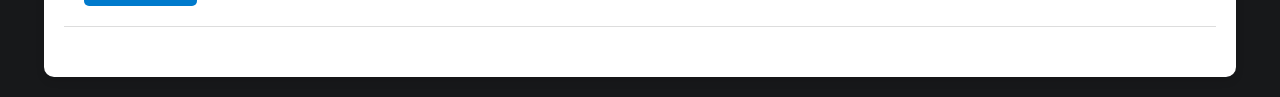
<file: research.html>
<!DOCTYPE html>
<html lang="en">
<head>
    <meta charset="UTF-8">
    <meta name="viewport" content="width=device-width, initial-scale=1.0">
    <title>Mahedi's Research</title>
    <style>
        body {
            font-family: 'Roboto', sans-serif;
            background-color: #17181a;
            color: #333;
            margin: 0;
            padding: 0;
        }
        header {
            background-color: #00cc00;
            color: #fff;
            padding: 20px 0;
            text-align: center;
        }
        .container {
            width: 90%;
            max-width: 1200px;
            margin: 20px auto;
            padding: 20px;
            background-color: #fff;
            border-radius: 10px;
            box-shadow: 0 4px 8px rgba(0, 0, 0, 0.1);
        }
        .paper {
            margin-bottom: 30px;
            padding: 20px;
            border-bottom: 1px solid #ddd;
        }
        .paper h2 {
            margin-top: 0;
            color: #007acc;
        }
        .paper p {
            line-height: 1.6;
        }
        .featured-paper {
            background-color: #e3f2fd;
            border-left: 5px solid #007acc;
        }
        .featured-paper h2 {
            color: #005f99;
        }
        .insights {
            margin-top: 15px;
            padding: 15px;
            background-color: #e3f2fd;
            border-left: 5px solid #007acc;
        }
        .insights h3 {
            margin-top: 0;
            color: #007acc;
        }
        .toggle-button {
            background-color: #007acc;
            color: #fff;
            border: none;
            padding: 10px 15px;
            cursor: pointer;
            border-radius: 5px;
            margin-top: 10px;
            transition: background-color 0.3s;
        }
        .toggle-button:hover {
            background-color: #005f99;
        }
        .thumbnail-row {
            display: flex;
            justify-content: center;
            gap: 10px;
            margin-top: 10px;
        }
        .thumbnail {
            cursor: pointer;
            border: 2px solid transparent;
            transition: border-color 0.3s;
            width: 100px;
            height: auto;
            border-radius: 10px;
            box-shadow: 0 2px 4px rgba(0, 0, 0, 0.1);
        }
        .thumbnail:hover {
            border-color: #007acc;
        }
        .thumbnail.active {
            border-color: #007acc;
        }
        /* Center main images */
        .main-image {
            display: block;
            margin: 0 auto;
            max-width: 100%;
            height: auto;
            border-radius: 10px;
            box-shadow: 0 4px 8px rgba(0, 0, 0, 0.1);
        }
        /* Modal styles */
        .modal {
            display: none;
            position: fixed;
            z-index: 1;
            left: 0;
            top: 0;
            width: 100%;
            height: 100%;
            overflow: auto;
            background-color: rgb(0,0,0);
            background-color: rgba(0,0,0,0.9);
        }
        .modal-content {
            margin: 15% auto;
            display: block;
            width: 80%;
            max-width: 700px;
        }
        .close {
            position: absolute;
            top: 15px;
            right: 35px;
            color: #fff;
            font-size: 40px;
            font-weight: bold;
            transition: 0.3s;
            cursor: pointer;
        }
        .close:hover,
        .close:focus {
            color: #bbb;
            text-decoration: none;
            cursor: pointer;
        }
        .modal-content, .thumbnail {
            border-radius: 10px;
        }
    </style>
</head>
<body>
    <header>
        <h1>Research</h1>
    </header>
    <div class="container">
        <div class="paper">
            <h2>A stacked ensemble machine learning approach for the prediction of diabetes</h2>
            <!-- <img id="main-image-2" class="main-image" src="assets\img\textsum_overview.jpeg" alt="Research Paper 2 Image"> -->
            <div class="thumbnail-row">
                <!-- <img class="thumbnail" src="assets\img\textsum_rouge.png" alt="Thumbnail 2" onclick="openModal('research_images/textsum_rouge.png')"> -->
                <!-- <img class="thumbnail" src="assets\img\textsum_loss.png" alt="Thumbnail 3" onclick="openModal('research_images/textsum_loss.png')"> -->
            </div>
            <p align="justify">Diabetes has become a leading cause of mortality in both developed and developing countries, impacting a growing number of individuals worldwide. As the prevalence of the disease continues to rise, researchers have diligently worked towards developing accurate diabetes prediction models. The primary aim of this study is to utilize a diverse set of machine learning algorithms to detect the presence of diabetes, particularly in females, at an early stage. By leveraging these methods, this research seeks to provide physicians with valuable tools to identify the disease early, enabling timely interventions and improving</p>
            <button class="toggle-button" onclick="toggleInsights(1)">Show Insights</button>
            <div class="insights" id="insights-1" style="display: none;">
                <h3>"Research article
                    Published: 22 November 2023
                    Volume 23, pages 603–617, (2024)"</h3>
            </div>
        </div>
        <div class="paper">
            <h2>Traffic Congestion Detection Using Machine Learning and Deep Learning</h2>
            <!-- <img id="main-image-2" class="main-image" src="assets\img\textsum_overview.jpeg" alt="Research Paper 2 Image"> -->
            <div class="thumbnail-row">
                <!-- <img class="thumbnail" src="assets\img\textsum_rouge.png" alt="Thumbnail 2" onclick="openModal('research_images/textsum_rouge.png')"> -->
                <!-- <img class="thumbnail" src="assets\img\textsum_loss.png" alt="Thumbnail 3" onclick="openModal('research_images/textsum_loss.png')"> -->
            </div>
            <p align="justify">Today, one of the nation’s biggest issues and one from which the people suffer greatly is traffic congestion. For individual passengers, business sectors, and governmental organizations, accurate and timely traffic flow information is today very important. It may aid drivers in making wiser travel choices, lessen traffic congestion, cut down on carbon emissions, and increase the effectiveness of traffic operations. To deliver such traffic flow data is the goal of traffic congestion detection. With the quick development and adoption of intelligent transportation systems (ITSs), traffic congestion detection is receiving more and more attention. It is considered to be a crucial component for the effective deployment of ITS subsystems, especially advanced traveler information systems, advanced traffic management systems, advanced public transportation systems, and advanced commercial vehicle operations. The study is about traffic congestion detection in intelligent transportation systems, which involves predicting between the previous year’s data set and the recent year data, which eventually delivers the accuracy and mean square error. Future construction of smart cities will be greatly reliant on intelligent traffic systems (ITS). And the innovation needed to integrate ITS into the infrastructure of smart cities is traffic congestion detection. This forecast will be useful for anyone who needs to check the current traffic situation. This traffic statistics is based on a one-hour time span. This forecast is used to assess live traffic facts. As a result, this will be easy to assess while the user is driving. The algorithm examines data from all routes to find the city’s most populous roads. After checking Bi-LSTM and other several models and calculation of RMSE, we finally offered a Trend/Linear Regression Model + Xgboost with Optuna for detecting traffic congestion using machine learning.</p>
            <button class="toggle-button" onclick="toggleInsights(1)">Show Insights</button>
            <div class="insights" id="insights-1" style="display: none;">
                <h3>"Research article
                    Published: 22 May 2023"</h3>
            </div>
        </div>

        <div class="paper">
            <h2>A Transformer-Based Approach for Summarizing Employee Logs</h2>
            <img id="main-image-2" class="main-image" src="assets\img\textsum_overview.jpeg" alt="Research Paper 2 Image">
            <div class="thumbnail-row">
                <img class="thumbnail" src="assets\img\textsum_rouge.png" alt="Thumbnail 2" onclick="openModal('research_images/textsum_rouge.png')">
                <img class="thumbnail" src="assets\img\textsum_loss.png" alt="Thumbnail 3" onclick="openModal('research_images/textsum_loss.png')">
            </div>
            <p align="justify">Abstract: Efficient summarization of employee daily logs is crucial for organizational productivity. This study utilizes the Google Pegasus model 
                to enhance summarization, addressing traditional challenges with complex document structures. A dataset of daily work logs from a software 
                development firm was augmented with advanced Generative AI techniques. The Pegasus model was fine-tuned with an input token length of 1024 and 
                an output token length of 128. Evaluated using the ROUGE metric, the model achieved a ROUGE-1 score of 0.613, ROUGE-2 score of 0.373, ROUGE-L score 
                of 0.557, and ROUGE-Lsum score of 0.556, demonstrating strong performance in generating coherent and contextually relevant summaries.</p>
            <button class="toggle-button" onclick="toggleInsights(1)">Show Insights</button>
            <div class="insights" id="insights-1" style="display: none;">
                <h3>"Submitted in Springer Conference. July 2024."</h3>
            </div>
        </div>
        <!--
        <div class="paper">
            <h2>A Transformer-Based Approach for Summarizing Employee Logs</h2>
            <img id="main-image-2" class="main-image" src="https://via.placeholder.com/400x200" alt="Research Paper 2 Image">
            <div class="thumbnail-row">
                <img class="thumbnail" src="https://via.placeholder.com/400x200" alt="Thumbnail 1" onclick="openModal('https://via.placeholder.com/400x200')">
                <img class="thumbnail" src="https://via.placeholder.com/400x200/007acc" alt="Thumbnail 2" onclick="openModal('https://via.placeholder.com/400x200/007acc')">
                <img class="thumbnail" src="https://via.placeholder.com/400x200/ff0000" alt="Thumbnail 3" onclick="openModal('https://via.placeholder.com/400x200/ff0000')">
            </div>
            <p>Abstract: Efficient summarization of employee daily logs is crucial for organizational productivity. This study utilizes the Google Pegasus model to enhance summarization, addressing traditional challenges with complex document structures. A dataset of daily work logs from a software development firm was augmented with advanced Generative AI techniques. The Pegasus model was fine-tuned with an input token length of 1024 and an output token length of 128. Evaluated using the ROUGE metric, the model achieved a ROUGE-1 score of 0.613, ROUGE-2 score of 0.373, ROUGE-L score of 0.557, and ROUGE-Lsum score of 0.556, demonstrating strong performance in generating coherent and contextually relevant summaries.</p>
            <button class="toggle-button" onclick="toggleInsights(2)">Show Insights</button>
            <div class="insights" id="insights-2" style="display: none;">
                <h3>Insights</h3>
                <p>Insight 1: Vivamus lacinia odio vitae vestibulum vestibulum.</p>
                <p>Insight 2: Cras venenatis euismod malesuada.</p>
            </div>
        </div>
        -->
        <!-- Add more papers as needed -->
        <!--
        <div class="paper">
            <h2>An Efficient Approach for Appearance Based Eye Gaze Estimation with 13 Directional Points</h2>
            <img id="main-image-2" class="main-image" src="https://via.placeholder.com/400x200" alt="Research Paper 2 Image">
            <div class="thumbnail-row">
                <img class="thumbnail" src="https://via.placeholder.com/400x200" alt="Thumbnail 1" onclick="openModal('https://via.placeholder.com/400x200')">
                <img class="thumbnail" src="https://via.placeholder.com/400x200/007acc" alt="Thumbnail 2" onclick="openModal('https://via.placeholder.com/400x200/007acc')">
                <img class="thumbnail" src="https://via.placeholder.com/400x200/ff0000" alt="Thumbnail 3" onclick="openModal('https://via.placeholder.com/400x200/ff0000')">
            </div>
            <p>Abstract: This paper proposes a real-time eye gaze tracking interface based on an active appearance method using a simple web or smartphone camera in an unconstrained environment, where natural head movements have been taken into account. Here, feature extraction from an eye gaze image has been performed by separating the sclera pixel area from the masked eye image. The performance evaluation has been accomplished using decision tree, random forest, and extra tree classifiers. Over 13 targets, the proposed approach has an approximate 98% accuracy with extra tree classifier. The proposed approach may be beneficial to different eye gazed tracking applications in the field of human-computer interaction, robotics, and medical science.</p>
            <button class="toggle-button" onclick="toggleInsights(2)">Show Insights</button>
            <div class="insights" id="insights-2" style="display: none;">
                <h3>Insights</h3>
                <p>Insight 1: Vivamus lacinia odio vitae vestibulum vestibulum.</p>
                <p>Insight 2: Cras venenatis euismod malesuada.</p>
            </div>
        </div>
        
        <div class="paper">
            <h2>Numerical Modeling of CuSbSe2-based Dual-Heterojunction Thin Film Solar Cell with CGS Back Surface Layer</h2>
            <img id="main-image-2" class="main-image" src="https://via.placeholder.com/400x200" alt="Research Paper 2 Image">
            <div class="thumbnail-row">
                <img class="thumbnail" src="https://via.placeholder.com/400x200" alt="Thumbnail 1" onclick="openModal('https://via.placeholder.com/400x200')">
                <img class="thumbnail" src="https://via.placeholder.com/400x200/007acc" alt="Thumbnail 2" onclick="openModal('https://via.placeholder.com/400x200/007acc')">
                <img class="thumbnail" src="https://via.placeholder.com/400x200/ff0000" alt="Thumbnail 3" onclick="openModal('https://via.placeholder.com/400x200/ff0000')">
            </div>
            <p>Abstract: Ternary chalcostibite copper antimony selenide (CuSbSe2) can be a potential absorber for succeeding thin film solar cells due to its non-toxic nature, earth-abundance, low-cost fabrication technique, optimum bandgap, and high optical absorption coefficient. The power conversion efficiencies (PCEs) in conventional single heterojunction CuSbSe2 solar cells suffer from higher recombination rate at the interfaces and the presence of a Schottky barrier at the back contact. In this study, we propose a dual-heterojunction n-ZnSe/p-CuSbSe2/p+-copper gallium selenide (CGS) solar device, having CGS as the back surface field (BSF) layer. The BSF layer absorbs low energy (sub-bandgap) light through a tail-states-assisted upconversion technique, leading to enhanced conversion efficiency. Numerical simulations were run in Solar Cell Capacitance Simulator-1 dimensional software to examine how the performance of the proposed solar cell would respond under different conditions of absorber layer thickness, doping levels, and defect densities. The simulation results exhibit a PCE as high as 43.77% for the dual-heterojunction solar cell as compared to 27.74% for the single heterojunction n-ZnSe/p-CuSbSe2 counterpart, demonstrating the capability of approaching the detailed balance efficiency limit calculated by Shockley–Queisser.</p>
            <button class="toggle-button" onclick="toggleInsights(2)">Show Insights</button>
            <div class="insights" id="insights-2" style="display: none;">
                <h3>Insights</h3>
                <p>Insight 1: Vivamus lacinia odio vitae vestibulum vestibulum.</p>
                <p>Insight 2: Cras venenatis euismod malesuada.</p>
            </div>
        </div>
        -->
    </div>

    <!-- Modal -->
    <div id="imageModal" class="modal">
        <span class="close" onclick="closeModal()">&times;</span>
        <img class="modal-content" id="modal-image">
    </div>

    <script>
        function toggleInsights(id) {
            var insights = document.getElementById('insights-' + id);
            if (insights.style.display === 'none') {
                insights.style.display = 'block';
            } else {
                insights.style.display = 'none';
            }
        }

        function openModal(imageUrl) {
            var modal = document.getElementById('imageModal');
            var modalImg = document.getElementById('modal-image');
            modal.style.display = "block";
            modalImg.src = imageUrl;
        }

        function closeModal() {
            var modal = document.getElementById('imageModal');
            modal.style.display = "none";
        }

        window.onclick = function(event) {
            var modal = document.getElementById('imageModal');
            if (event.target == modal) {
                modal.style.display = "none";
            }
        }
    </script>
</body>
</html>
</file>
<file: assets/vendor/venobox/venobox.css>
/* ------ venobox.css --------*/
.vbox-overlay *, .vbox-overlay *:before, .vbox-overlay *:after{
    -webkit-backface-visibility: hidden;
    -webkit-box-sizing:border-box;
    -moz-box-sizing:border-box;
    box-sizing:border-box;
}
.vbox-overlay * { 
    -webkit-backface-visibility: visible;
    backface-visibility: visible;
}
.vbox-overlay{
    display: -webkit-flex;
    display: flex;
    -webkit-flex-direction: column;
    flex-direction: column;
    -webkit-justify-content: center;
    justify-content: center;
    -webkit-align-items: center;
    align-items: center;
    position: fixed;
    left: 0;
    top: 0;
    bottom: 0;
    right: 0;
    z-index: 1040;
    -webkit-transform:translateZ(1000px);
    transform: translateZ(1000px);
    transform-style: preserve-3d;
}

/* ----- navigation ----- */
.vbox-title{
    width: 100%;
    height: 40px;
    float: left;
    text-align: center;
    line-height: 28px;
    font-size: 12px;
    padding: 6px 40px;
    overflow: hidden;
    position: fixed;
    display: none;
    left: 0;
    z-index: 1050;
}
.vbox-close{
    cursor: pointer;
    position: fixed;
    top: -1px;
    right: 0;
    width: 50px;
    height: 40px;
    padding: 6px;
    display: block;
    background-position:10px center;
    overflow: hidden;
    font-size: 24px;
    line-height: 1;
    text-align: center;
    z-index: 1050;
}
.vbox-num{
    cursor: pointer;
    position: fixed;
    left: 0;
    height: 40px;
    display: block;
    overflow: hidden;
    line-height: 28px;
    font-size: 12px;
    padding: 6px 10px;
    display: none;
    z-index: 1050;
}
/* ----- navigation ARROWS ----- */
.vbox-next, .vbox-prev{
    position: fixed;
    top: 50%;
    margin-top: -15px;
    overflow: hidden;
    cursor: pointer;
    display: block;
    width: 45px;
    height: 45px;
    z-index: 1050;
}
.vbox-next span, .vbox-prev span{
    position: relative;
    width: 20px;
    height: 20px;
    border: 2px solid transparent;
    border-top-color: #B6B6B6;
    border-right-color: #B6B6B6;
    text-indent: -100px;
    position: absolute;
    top: 8px;
    display: block;
}
.vbox-prev{
    left: 15px;
}
.vbox-next{
    right: 15px;
}
.vbox-prev span{
    left: 10px;
    -ms-transform: rotate(-135deg);
    -webkit-transform: rotate(-135deg);
    transform: rotate(-135deg);
}
.vbox-next span{
    -ms-transform: rotate(45deg);
    -webkit-transform: rotate(45deg);
    transform: rotate(45deg);
    right: 10px;
}
/* ------- inline window ------ */
.vbox-inline{
    width: 420px;
    height: 315px;
    height: 70vh;
    padding: 10px;
    background: #fff;
    margin: 0 auto;
    overflow: auto;
    text-align: left;
}
/* ------- Video & iFrames window ------ */
.venoframe{
    max-width: 100%;
    width: 100%;
    border: none;
    width: 100%;
    height: 260px;
    height: 70vh;
}
.venoframe.vbvid{
    height: 260px;
}
@media (min-width: 768px) {
    .venoframe, .vbox-inline{
        width: 90%;
        height: 360px;
        height: 70vh;
    }
    .venoframe.vbvid{
        width: 640px;
        height: 360px;
    }
}
@media (min-width: 992px) {
    .venoframe, .vbox-inline{
        max-width: 1200px;
        width: 80%;
        height: 540px;
        height: 70vh;
    }
    .venoframe.vbvid{
        width: 960px;
        height: 540px;
    }
}
/* 
Please do NOT edit this part! 
or at least read this note: http://i.imgur.com/7C0ws9e.gif
*/
.vbox-open{
    overflow: hidden;
}
.vbox-container{
    position: absolute;
    left: 0;
    right: 0;
    top: 0;
    bottom: 0;
    overflow-x: hidden;
    overflow-y: scroll;
    overflow-scrolling: touch;
    -webkit-overflow-scrolling: touch;
    z-index: 20;
    max-height: 100%;

}

.vbox-content{
    text-align: center;
    float: left;
    width: 100%;
    position: relative;
    overflow: hidden;
    padding: 20px 4%;
}
.vbox-container img{
    max-width: 100%;
    height: auto;
}
.vbox-figlio{
    box-shadow: 0 0 12px rgba(0,0,0,0.19), 0 6px 6px rgba(0,0,0,0.23);
    max-width: 100%;
    text-align: initial;
}
img.vbox-figlio{
    -webkit-user-select: none;
-khtml-user-select: none;
-moz-user-select: none;
-o-user-select: none;
user-select: none;
}
.vbox-content.swipe-left{
    margin-left: -200px !important;
}
.vbox-content.swipe-right{
    margin-left: 200px !important;
}
.vbox-animated{
    webkit-transition: margin 300ms ease-out;
    transition: margin 300ms ease-out;
}

/* ---------- preloader ----------
 * SPINKIT 
 * http://tobiasahlin.com/spinkit/
-------------------------------- */
.sk-double-bounce,.sk-rotating-plane{width:40px;height:40px;margin:40px auto}.sk-rotating-plane{background-color:#333;-webkit-animation:sk-rotatePlane 1.2s infinite ease-in-out;animation:sk-rotatePlane 1.2s infinite ease-in-out}@-webkit-keyframes sk-rotatePlane{0%{-webkit-transform:perspective(120px) rotateX(0) rotateY(0);transform:perspective(120px) rotateX(0) rotateY(0)}50%{-webkit-transform:perspective(120px) rotateX(-180.1deg) rotateY(0);transform:perspective(120px) rotateX(-180.1deg) rotateY(0)}100%{-webkit-transform:perspective(120px) rotateX(-180deg) rotateY(-179.9deg);transform:perspective(120px) rotateX(-180deg) rotateY(-179.9deg)}}@keyframes sk-rotatePlane{0%{-webkit-transform:perspective(120px) rotateX(0) rotateY(0);transform:perspective(120px) rotateX(0) rotateY(0)}50%{-webkit-transform:perspective(120px) rotateX(-180.1deg) rotateY(0);transform:perspective(120px) rotateX(-180.1deg) rotateY(0)}100%{-webkit-transform:perspective(120px) rotateX(-180deg) rotateY(-179.9deg);transform:perspective(120px) rotateX(-180deg) rotateY(-179.9deg)}}.sk-double-bounce{position:relative}.sk-double-bounce .sk-child{width:100%;height:100%;border-radius:50%;background-color:#333;opacity:.6;position:absolute;top:0;left:0;-webkit-animation:sk-doubleBounce 2s infinite ease-in-out;animation:sk-doubleBounce 2s infinite ease-in-out}.sk-chasing-dots .sk-child,.sk-spinner-pulse,.sk-three-bounce .sk-child{background-color:#333;border-radius:100%}.sk-double-bounce .sk-double-bounce2{-webkit-animation-delay:-1s;animation-delay:-1s}@-webkit-keyframes sk-doubleBounce{0%,100%{-webkit-transform:scale(0);transform:scale(0)}50%{-webkit-transform:scale(1);transform:scale(1)}}@keyframes sk-doubleBounce{0%,100%{-webkit-transform:scale(0);transform:scale(0)}50%{-webkit-transform:scale(1);transform:scale(1)}}.sk-wave{margin:40px auto;width:50px;height:40px;text-align:center;font-size:10px}.sk-wave .sk-rect{background-color:#333;height:100%;width:6px;display:inline-block;-webkit-animation:sk-waveStretchDelay 1.2s infinite ease-in-out;animation:sk-waveStretchDelay 1.2s infinite ease-in-out}.sk-wave .sk-rect1{-webkit-animation-delay:-1.2s;animation-delay:-1.2s}.sk-wave .sk-rect2{-webkit-animation-delay:-1.1s;animation-delay:-1.1s}.sk-wave .sk-rect3{-webkit-animation-delay:-1s;animation-delay:-1s}.sk-wave .sk-rect4{-webkit-animation-delay:-.9s;animation-delay:-.9s}.sk-wave .sk-rect5{-webkit-animation-delay:-.8s;animation-delay:-.8s}@-webkit-keyframes sk-waveStretchDelay{0%,100%,40%{-webkit-transform:scaleY(.4);transform:scaleY(.4)}20%{-webkit-transform:scaleY(1);transform:scaleY(1)}}@keyframes sk-waveStretchDelay{0%,100%,40%{-webkit-transform:scaleY(.4);transform:scaleY(.4)}20%{-webkit-transform:scaleY(1);transform:scaleY(1)}}.sk-wandering-cubes{margin:40px auto;width:40px;height:40px;position:relative}.sk-wandering-cubes .sk-cube{background-color:#333;width:10px;height:10px;position:absolute;top:0;left:0;-webkit-animation:sk-wanderingCube 1.8s ease-in-out -1.8s infinite both;animation:sk-wanderingCube 1.8s ease-in-out -1.8s infinite both}.sk-chasing-dots,.sk-spinner-pulse{width:40px;height:40px;margin:40px auto}.sk-wandering-cubes .sk-cube2{-webkit-animation-delay:-.9s;animation-delay:-.9s}@-webkit-keyframes sk-wanderingCube{0%{-webkit-transform:rotate(0);transform:rotate(0)}25%{-webkit-transform:translateX(30px) rotate(-90deg) scale(.5);transform:translateX(30px) rotate(-90deg) scale(.5)}50%{-webkit-transform:translateX(30px) translateY(30px) rotate(-179deg);transform:translateX(30px) translateY(30px) rotate(-179deg)}50.1%{-webkit-transform:translateX(30px) translateY(30px) rotate(-180deg);transform:translateX(30px) translateY(30px) rotate(-180deg)}75%{-webkit-transform:translateX(0) translateY(30px) rotate(-270deg) scale(.5);transform:translateX(0) translateY(30px) rotate(-270deg) scale(.5)}100%{-webkit-transform:rotate(-360deg);transform:rotate(-360deg)}}@keyframes sk-wanderingCube{0%{-webkit-transform:rotate(0);transform:rotate(0)}25%{-webkit-transform:translateX(30px) rotate(-90deg) scale(.5);transform:translateX(30px) rotate(-90deg) scale(.5)}50%{-webkit-transform:translateX(30px) translateY(30px) rotate(-179deg);transform:translateX(30px) translateY(30px) rotate(-179deg)}50.1%{-webkit-transform:translateX(30px) translateY(30px) rotate(-180deg);transform:translateX(30px) translateY(30px) rotate(-180deg)}75%{-webkit-transform:translateX(0) translateY(30px) rotate(-270deg) scale(.5);transform:translateX(0) translateY(30px) rotate(-270deg) scale(.5)}100%{-webkit-transform:rotate(-360deg);transform:rotate(-360deg)}}.sk-spinner-pulse{-webkit-animation:sk-pulseScaleOut 1s infinite ease-in-out;animation:sk-pulseScaleOut 1s infinite ease-in-out}@-webkit-keyframes sk-pulseScaleOut{0%{-webkit-transform:scale(0);transform:scale(0)}100%{-webkit-transform:scale(1);transform:scale(1);opacity:0}}@keyframes sk-pulseScaleOut{0%{-webkit-transform:scale(0);transform:scale(0)}100%{-webkit-transform:scale(1);transform:scale(1);opacity:0}}.sk-chasing-dots{position:relative;text-align:center;-webkit-animation:sk-chasingDotsRotate 2s infinite linear;animation:sk-chasingDotsRotate 2s infinite linear}.sk-chasing-dots .sk-child{width:60%;height:60%;display:inline-block;position:absolute;top:0;-webkit-animation:sk-chasingDotsBounce 2s infinite ease-in-out;animation:sk-chasingDotsBounce 2s infinite ease-in-out}.sk-chasing-dots .sk-dot2{top:auto;bottom:0;-webkit-animation-delay:-1s;animation-delay:-1s}@-webkit-keyframes sk-chasingDotsRotate{100%{-webkit-transform:rotate(360deg);transform:rotate(360deg)}}@keyframes sk-chasingDotsRotate{100%{-webkit-transform:rotate(360deg);transform:rotate(360deg)}}@-webkit-keyframes sk-chasingDotsBounce{0%,100%{-webkit-transform:scale(0);transform:scale(0)}50%{-webkit-transform:scale(1);transform:scale(1)}}@keyframes sk-chasingDotsBounce{0%,100%{-webkit-transform:scale(0);transform:scale(0)}50%{-webkit-transform:scale(1);transform:scale(1)}}.sk-three-bounce{margin:40px auto;width:80px;text-align:center}.sk-three-bounce .sk-child{width:20px;height:20px;display:inline-block;-webkit-animation:sk-three-bounce 1.4s ease-in-out 0s infinite both;animation:sk-three-bounce 1.4s ease-in-out 0s infinite both}.sk-circle .sk-child:before,.sk-fading-circle .sk-circle:before{display:block;border-radius:100%;content:'';background-color:#333}.sk-three-bounce .sk-bounce1{-webkit-animation-delay:-.32s;animation-delay:-.32s}.sk-three-bounce .sk-bounce2{-webkit-animation-delay:-.16s;animation-delay:-.16s}@-webkit-keyframes sk-three-bounce{0%,100%,80%{-webkit-transform:scale(0);transform:scale(0)}40%{-webkit-transform:scale(1);transform:scale(1)}}@keyframes sk-three-bounce{0%,100%,80%{-webkit-transform:scale(0);transform:scale(0)}40%{-webkit-transform:scale(1);transform:scale(1)}}.sk-circle{margin:40px auto;width:40px;height:40px;position:relative}.sk-circle .sk-child{width:100%;height:100%;position:absolute;left:0;top:0}.sk-circle .sk-child:before{margin:0 auto;width:15%;height:15%;-webkit-animation:sk-circleBounceDelay 1.2s infinite ease-in-out both;animation:sk-circleBounceDelay 1.2s infinite ease-in-out both}.sk-circle .sk-circle2{-webkit-transform:rotate(30deg);-ms-transform:rotate(30deg);transform:rotate(30deg)}.sk-circle .sk-circle3{-webkit-transform:rotate(60deg);-ms-transform:rotate(60deg);transform:rotate(60deg)}.sk-circle .sk-circle4{-webkit-transform:rotate(90deg);-ms-transform:rotate(90deg);transform:rotate(90deg)}.sk-circle .sk-circle5{-webkit-transform:rotate(120deg);-ms-transform:rotate(120deg);transform:rotate(120deg)}.sk-circle .sk-circle6{-webkit-transform:rotate(150deg);-ms-transform:rotate(150deg);transform:rotate(150deg)}.sk-circle .sk-circle7{-webkit-transform:rotate(180deg);-ms-transform:rotate(180deg);transform:rotate(180deg)}.sk-circle .sk-circle8{-webkit-transform:rotate(210deg);-ms-transform:rotate(210deg);transform:rotate(210deg)}.sk-circle .sk-circle9{-webkit-transform:rotate(240deg);-ms-transform:rotate(240deg);transform:rotate(240deg)}.sk-circle .sk-circle10{-webkit-transform:rotate(270deg);-ms-transform:rotate(270deg);transform:rotate(270deg)}.sk-circle .sk-circle11{-webkit-transform:rotate(300deg);-ms-transform:rotate(300deg);transform:rotate(300deg)}.sk-circle .sk-circle12{-webkit-transform:rotate(330deg);-ms-transform:rotate(330deg);transform:rotate(330deg)}.sk-circle .sk-circle2:before{-webkit-animation-delay:-1.1s;animation-delay:-1.1s}.sk-circle .sk-circle3:before{-webkit-animation-delay:-1s;animation-delay:-1s}.sk-circle .sk-circle4:before{-webkit-animation-delay:-.9s;animation-delay:-.9s}.sk-circle .sk-circle5:before{-webkit-animation-delay:-.8s;animation-delay:-.8s}.sk-circle .sk-circle6:before{-webkit-animation-delay:-.7s;animation-delay:-.7s}.sk-circle .sk-circle7:before{-webkit-animation-delay:-.6s;animation-delay:-.6s}.sk-circle .sk-circle8:before{-webkit-animation-delay:-.5s;animation-delay:-.5s}.sk-circle .sk-circle9:before{-webkit-animation-delay:-.4s;animation-delay:-.4s}.sk-circle .sk-circle10:before{-webkit-animation-delay:-.3s;animation-delay:-.3s}.sk-circle .sk-circle11:before{-webkit-animation-delay:-.2s;animation-delay:-.2s}.sk-circle .sk-circle12:before{-webkit-animation-delay:-.1s;animation-delay:-.1s}@-webkit-keyframes sk-circleBounceDelay{0%,100%,80%{-webkit-transform:scale(0);transform:scale(0)}40%{-webkit-transform:scale(1);transform:scale(1)}}@keyframes sk-circleBounceDelay{0%,100%,80%{-webkit-transform:scale(0);transform:scale(0)}40%{-webkit-transform:scale(1);transform:scale(1)}}.sk-cube-grid{width:40px;height:40px;margin:40px auto}.sk-cube-grid .sk-cube{width:33.33%;height:33.33%;background-color:#333;float:left;-webkit-animation:sk-cubeGridScaleDelay 1.3s infinite ease-in-out;animation:sk-cubeGridScaleDelay 1.3s infinite ease-in-out}.sk-cube-grid .sk-cube1{-webkit-animation-delay:.2s;animation-delay:.2s}.sk-cube-grid .sk-cube2{-webkit-animation-delay:.3s;animation-delay:.3s}.sk-cube-grid .sk-cube3{-webkit-animation-delay:.4s;animation-delay:.4s}.sk-cube-grid .sk-cube4{-webkit-animation-delay:.1s;animation-delay:.1s}.sk-cube-grid .sk-cube5{-webkit-animation-delay:.2s;animation-delay:.2s}.sk-cube-grid .sk-cube6{-webkit-animation-delay:.3s;animation-delay:.3s}.sk-cube-grid .sk-cube7{-webkit-animation-delay:0ms;animation-delay:0ms}.sk-cube-grid .sk-cube8{-webkit-animation-delay:.1s;animation-delay:.1s}.sk-cube-grid .sk-cube9{-webkit-animation-delay:.2s;animation-delay:.2s}@-webkit-keyframes sk-cubeGridScaleDelay{0%,100%,70%{-webkit-transform:scale3D(1,1,1);transform:scale3D(1,1,1)}35%{-webkit-transform:scale3D(0,0,1);transform:scale3D(0,0,1)}}@keyframes sk-cubeGridScaleDelay{0%,100%,70%{-webkit-transform:scale3D(1,1,1);transform:scale3D(1,1,1)}35%{-webkit-transform:scale3D(0,0,1);transform:scale3D(0,0,1)}}.sk-fading-circle{margin:40px auto;width:40px;height:40px;position:relative}.sk-fading-circle .sk-circle{width:100%;height:100%;position:absolute;left:0;top:0}.sk-fading-circle .sk-circle:before{margin:0 auto;width:15%;height:15%;-webkit-animation:sk-circleFadeDelay 1.2s infinite ease-in-out both;animation:sk-circleFadeDelay 1.2s infinite ease-in-out both}.sk-fading-circle .sk-circle2{-webkit-transform:rotate(30deg);-ms-transform:rotate(30deg);transform:rotate(30deg)}.sk-fading-circle .sk-circle3{-webkit-transform:rotate(60deg);-ms-transform:rotate(60deg);transform:rotate(60deg)}.sk-fading-circle .sk-circle4{-webkit-transform:rotate(90deg);-ms-transform:rotate(90deg);transform:rotate(90deg)}.sk-fading-circle .sk-circle5{-webkit-transform:rotate(120deg);-ms-transform:rotate(120deg);transform:rotate(120deg)}.sk-fading-circle .sk-circle6{-webkit-transform:rotate(150deg);-ms-transform:rotate(150deg);transform:rotate(150deg)}.sk-fading-circle .sk-circle7{-webkit-transform:rotate(180deg);-ms-transform:rotate(180deg);transform:rotate(180deg)}.sk-fading-circle .sk-circle8{-webkit-transform:rotate(210deg);-ms-transform:rotate(210deg);transform:rotate(210deg)}.sk-fading-circle .sk-circle9{-webkit-transform:rotate(240deg);-ms-transform:rotate(240deg);transform:rotate(240deg)}.sk-fading-circle .sk-circle10{-webkit-transform:rotate(270deg);-ms-transform:rotate(270deg);transform:rotate(270deg)}.sk-fading-circle .sk-circle11{-webkit-transform:rotate(300deg);-ms-transform:rotate(300deg);transform:rotate(300deg)}.sk-fading-circle .sk-circle12{-webkit-transform:rotate(330deg);-ms-transform:rotate(330deg);transform:rotate(330deg)}.sk-fading-circle .sk-circle2:before{-webkit-animation-delay:-1.1s;animation-delay:-1.1s}.sk-fading-circle .sk-circle3:before{-webkit-animation-delay:-1s;animation-delay:-1s}.sk-fading-circle .sk-circle4:before{-webkit-animation-delay:-.9s;animation-delay:-.9s}.sk-fading-circle .sk-circle5:before{-webkit-animation-delay:-.8s;animation-delay:-.8s}.sk-fading-circle .sk-circle6:before{-webkit-animation-delay:-.7s;animation-delay:-.7s}.sk-fading-circle .sk-circle7:before{-webkit-animation-delay:-.6s;animation-delay:-.6s}.sk-fading-circle .sk-circle8:before{-webkit-animation-delay:-.5s;animation-delay:-.5s}.sk-fading-circle .sk-circle9:before{-webkit-animation-delay:-.4s;animation-delay:-.4s}.sk-fading-circle .sk-circle10:before{-webkit-animation-delay:-.3s;animation-delay:-.3s}.sk-fading-circle .sk-circle11:before{-webkit-animation-delay:-.2s;animation-delay:-.2s}.sk-fading-circle .sk-circle12:before{-webkit-animation-delay:-.1s;animation-delay:-.1s}@-webkit-keyframes sk-circleFadeDelay{0%,100%,39%{opacity:0}40%{opacity:1}}@keyframes sk-circleFadeDelay{0%,100%,39%{opacity:0}40%{opacity:1}}.sk-folding-cube{margin:40px auto;width:40px;height:40px;position:relative;-webkit-transform:rotateZ(45deg);transform:rotateZ(45deg)}.sk-folding-cube .sk-cube{float:left;width:50%;height:50%;position:relative;-webkit-transform:scale(1.1);-ms-transform:scale(1.1);transform:scale(1.1)}.sk-folding-cube .sk-cube:before{content:'';position:absolute;top:0;left:0;width:100%;height:100%;background-color:#333;-webkit-animation:sk-foldCubeAngle 2.4s infinite linear both;animation:sk-foldCubeAngle 2.4s infinite linear both;-webkit-transform-origin:100% 100%;-ms-transform-origin:100% 100%;transform-origin:100% 100%}.sk-folding-cube .sk-cube2{-webkit-transform:scale(1.1) rotateZ(90deg);transform:scale(1.1) rotateZ(90deg)}.sk-folding-cube .sk-cube3{-webkit-transform:scale(1.1) rotateZ(180deg);transform:scale(1.1) rotateZ(180deg)}.sk-folding-cube .sk-cube4{-webkit-transform:scale(1.1) rotateZ(270deg);transform:scale(1.1) rotateZ(270deg)}.sk-folding-cube .sk-cube2:before{-webkit-animation-delay:.3s;animation-delay:.3s}.sk-folding-cube .sk-cube3:before{-webkit-animation-delay:.6s;animation-delay:.6s}.sk-folding-cube .sk-cube4:before{-webkit-animation-delay:.9s;animation-delay:.9s}@-webkit-keyframes sk-foldCubeAngle{0%,10%{-webkit-transform:perspective(140px) rotateX(-180deg);transform:perspective(140px) rotateX(-180deg);opacity:0}25%,75%{-webkit-transform:perspective(140px) rotateX(0);transform:perspective(140px) rotateX(0);opacity:1}100%,90%{-webkit-transform:perspective(140px) rotateY(180deg);transform:perspective(140px) rotateY(180deg);opacity:0}}@keyframes sk-foldCubeAngle{0%,10%{-webkit-transform:perspective(140px) rotateX(-180deg);transform:perspective(140px) rotateX(-180deg);opacity:0}25%,75%{-webkit-transform:perspective(140px) rotateX(0);transform:perspective(140px) rotateX(0);opacity:1}100%,90%{-webkit-transform:perspective(140px) rotateY(180deg);transform:perspective(140px) rotateY(180deg);opacity:0}}
</file>
<file: assets/css/custom.css>
/* Custom Styles for Portfolio Website */

/*--------------------------------------------------------------
# Global Font Standardization
--------------------------------------------------------------*/

/* Override all body text to use consistent font */
body,
p,
li,
span,
div {
  font-family: 'Open Sans', sans-serif !important;
  font-size: 15px;
  line-height: 1.8;
  color: #555;
}

/* Override all headings to use consistent font */
h1, h2, h3, h4, h5, h6 {
  font-family: 'Raleway', sans-serif !important;
  color: #173b6c;
}

/* Standardize section titles across all sections */
.section-title h2 {
  font-size: 32px !important;
  font-weight: 700 !important;
  font-family: 'Raleway', sans-serif !important;
  color: #173b6c !important;
}

.section-title p {
  font-size: 15px !important;
  font-family: 'Open Sans', sans-serif !important;
  color: #555 !important;
}

/*--------------------------------------------------------------
# About Section
--------------------------------------------------------------*/
.about .content h3 {
  font-weight: 700 !important;
  font-size: 24px !important;
  color: #173b6c !important;
  font-family: 'Raleway', sans-serif !important;
}

.about .content h4 {
  font-weight: 600 !important;
  font-size: 20px !important;
  color: #173b6c !important;
  margin-top: 20px;
  font-family: 'Raleway', sans-serif !important;
}

.about .content p {
  font-family: 'Open Sans', sans-serif !important;
  font-size: 15px !important;
  font-weight: 400;
  letter-spacing: 0.3px;
  line-height: 1.9 !important;
  color: #555 !important;
}

.about .content ul li {
  padding: 10px 0;
  font-size: 15px !important;
  font-family: 'Open Sans', sans-serif !important;
}

.about .content ul li strong {
  margin-right: 8px;
  color: #173b6c;
  min-width: 140px;
  display: inline-block;
  font-weight: 600;
  font-size: 15px !important;
}

.about .content ul li span {
  font-weight: 400;
  font-size: 15px !important;
}

.about .interest-item {
  background: #f8f9fa;
  transition: all 0.3s ease;
  text-align: center;
  height: 100%;
  font-family: 'Open Sans', sans-serif !important;
}

.about .interest-item:hover {
  background: #e9ecef;
  transform: translateY(-5px);
  box-shadow: 0 4px 15px rgba(0, 0, 0, 0.1);
}

.about .interest-item i {
  font-size: 20px;
  margin-right: 8px;
}

.about .interest-item strong {
  font-size: 15px !important;
  color: #444;
  font-weight: 500;
}

/*--------------------------------------------------------------
# News Section
--------------------------------------------------------------*/
.news .content ul li {
  font-family: 'Open Sans', sans-serif !important;
  font-size: 15px !important;
  line-height: 1.8 !important;
  color: #555 !important;
  margin-bottom: 15px;
}

/*--------------------------------------------------------------
# Resume Section
--------------------------------------------------------------*/
.resume .resume-title {
  font-size: 24px !important;
  font-weight: 700 !important;
  font-family: 'Raleway', sans-serif !important;
  color: #173b6c !important;
  margin-top: 20px;
  margin-bottom: 20px;
}

.resume .resume-item h4 {
  line-height: 24px !important;
  font-size: 18px !important;
  font-weight: 600 !important;
  font-family: 'Raleway', sans-serif !important;
  color: #173b6c !important;
  margin-bottom: 10px;
  text-transform: none !important;
}

.resume .resume-item h5 {
  font-size: 16px !important;
  font-family: 'Open Sans', sans-serif !important;
  background: #e4edf9;
  padding: 5px 15px;
  display: inline-block;
  font-weight: 600 !important;
  margin-bottom: 10px;
}

.resume .resume-item b,
.resume .resume-item em {
  font-family: 'Open Sans', sans-serif !important;
  font-size: 15px !important;
}

.resume .resume-item ul li {
  padding-bottom: 10px;
  font-family: 'Open Sans', sans-serif !important;
  font-size: 15px !important;
  line-height: 1.8 !important;
  color: #555 !important;
}

.resume .resume-item p {
  font-family: 'Open Sans', sans-serif !important;
  font-size: 15px !important;
  line-height: 1.8 !important;
  color: #555 !important;
}

.resume .resume-item p strong {
  font-size: 15px !important;
  color: #173b6c !important;
}

/*--------------------------------------------------------------
# Services/Skills Section
--------------------------------------------------------------*/
.services .title {
  font-size: 18px !important;
  font-weight: 600 !important;
  font-family: 'Raleway', sans-serif !important;
  color: #173b6c !important;
}

.services .title a {
  font-size: 18px !important;
  font-family: 'Raleway', sans-serif !important;
}

.services .description {
  font-size: 15px !important;
  line-height: 1.8 !important;
  font-family: 'Open Sans', sans-serif !important;
  color: #555 !important;
}

#services.section-bg {
  background: #f8f9fa;
  padding: 60px 0;
}

#services .skills-container {
  background: #ffffff;
  border-radius: 8px;
  padding: 40px;
  margin-bottom: 30px;
  box-shadow: 0 2px 12px rgba(0, 0, 0, 0.06);
}

#services .skill-category-title {
  font-size: 18px !important;
  font-weight: 700 !important;
  font-family: 'Raleway', sans-serif !important;
  color: #173b6c !important;
  margin-bottom: 12px;
  padding-bottom: 8px;
  border-bottom: 2px solid #149ddd;
  display: inline-block;
}

#services .skill-row {
  margin-bottom: 25px;
}

#services .skill-list {
  font-size: 15px !important;
  font-family: 'Open Sans', sans-serif !important;
  color: #555 !important;
  line-height: 1.8;
  margin: 0;
}

#services .skill-list strong {
  color: #173b6c !important;
  font-weight: 600;
  margin-right: 8px;
  font-size: 15px !important;
}

#services .certificates-container {
  background: #ffffff;
  border-radius: 8px;
  padding: 40px;
  box-shadow: 0 2px 12px rgba(0, 0, 0, 0.06);
}

#services .certificates-container h3 {
  font-size: 24px !important;
  font-weight: 700 !important;
  font-family: 'Raleway', sans-serif !important;
  color: #173b6c !important;
  margin-bottom: 25px;
}

#services .cert-table {
  width: 100%;
}

#services .cert-row {
  border-bottom: 1px solid #e9ecef;
  padding: 15px 0;
  display: grid;
  grid-template-columns: 1fr auto;
  gap: 20px;
  align-items: center;
}

#services .cert-row:last-child {
  border-bottom: none;
}

#services .cert-info h5 {
  font-size: 16px !important;
  font-weight: 600 !important;
  font-family: 'Raleway', sans-serif !important;
  color: #173b6c !important;
  margin-bottom: 4px;
}

#services .cert-info p {
  font-size: 15px !important;
  font-family: 'Open Sans', sans-serif !important;
  color: #555 !important;
  margin: 0;
}

#services .cert-btn {
  background: #149ddd;
  color: #ffffff;
  padding: 8px 20px;
  border-radius: 5px;
  font-size: 14px !important;
  font-weight: 600;
  font-family: 'Open Sans', sans-serif !important;
  text-decoration: none;
  transition: all 0.2s ease;
  white-space: nowrap;
}

#services .cert-btn:hover {
  background: #1280b7;
  color: #ffffff;
}

#services .resume-download {
  text-align: center;
  margin-top: 30px;
  padding-top: 25px;
  border-top: 1px solid #e9ecef;
}

#services .resume-download-btn {
  background: #173b6c;
  color: #ffffff;
  padding: 12px 30px;
  border-radius: 5px;
  font-size: 15px !important;
  font-weight: 600;
  font-family: 'Open Sans', sans-serif !important;
  text-decoration: none;
  display: inline-flex;
  align-items: center;
  gap: 8px;
  transition: all 0.2s ease;
}

#services .resume-download-btn:hover {
  background: #0d6efd;
  color: #ffffff;
}

/*--------------------------------------------------------------
# Contact Section
--------------------------------------------------------------*/
.contact .info h4 {
  font-size: 18px !important;
  font-weight: 600 !important;
  font-family: 'Raleway', sans-serif !important;
  color: #173b6c !important;
}

.contact .info p {
  font-size: 15px !important;
  font-family: 'Open Sans', sans-serif !important;
  color: #555 !important;
  line-height: 1.8 !important;
}

.contact .php-email-form label {
  font-size: 15px !important;
  font-family: 'Open Sans', sans-serif !important;
  color: #555 !important;
}

.contact .php-email-form input,
.contact .php-email-form textarea {
  font-size: 15px !important;
  font-family: 'Open Sans', sans-serif !important;
}

.contact .php-email-form button[type="submit"] {
  font-size: 15px !important;
  font-family: 'Open Sans', sans-serif !important;
}

#contact .contact-main {
  background: #ffffff;
  border-radius: 8px;
  padding: 40px;
  box-shadow: 0 2px 12px rgba(0, 0, 0, 0.06);
}

#contact .contact-grid {
  display: grid;
  grid-template-columns: repeat(auto-fit, minmax(250px, 1fr));
  gap: 30px;
  margin-bottom: 40px;
}

#contact .contact-item {
  text-align: center;
  padding: 25px;
  border: 1px solid #e9ecef;
  border-radius: 6px;
  transition: all 0.2s ease;
}

#contact .contact-item:hover {
  border-color: #149ddd;
  box-shadow: 0 4px 12px rgba(20, 157, 221, 0.1);
}

#contact .contact-icon {
  width: 60px;
  height: 60px;
  background: #149ddd;
  border-radius: 50%;
  display: flex;
  align-items: center;
  justify-content: center;
  margin: 0 auto 15px;
}

#contact .contact-icon i {
  font-size: 26px;
  color: #ffffff;
}

#contact .contact-label {
  font-size: 14px !important;
  font-weight: 700;
  text-transform: uppercase;
  font-family: 'Raleway', sans-serif !important;
  color: #173b6c !important;
  letter-spacing: 0.5px;
  margin-bottom: 8px;
}

#contact .contact-value {
  font-size: 15px !important;
  font-weight: 600;
  font-family: 'Open Sans', sans-serif !important;
  color: #555 !important;
}

#contact .contact-value a {
  color: #555;
  text-decoration: none;
  transition: color 0.2s ease;
  font-size: 15px !important;
  font-family: 'Open Sans', sans-serif !important;
}

#contact .contact-value a:hover {
  color: #149ddd;
}

#contact .social-section {
  text-align: center;
  padding: 30px;
  background: #f8f9fa;
  border-radius: 6px;
  margin-bottom: 30px;
}

#contact .social-section h4 {
  font-size: 20px !important;
  font-weight: 700 !important;
  font-family: 'Raleway', sans-serif !important;
  color: #173b6c !important;
  margin-bottom: 20px;
}

#contact .social-links {
  display: flex;
  justify-content: center;
  gap: 15px;
  flex-wrap: wrap;
}

#contact .social-btn {
  width: 50px;
  height: 50px;
  background: #ffffff;
  border: 2px solid #dee2e6;
  border-radius: 50%;
  display: flex;
  align-items: center;
  justify-content: center;
  color: #495057;
  font-size: 22px;
  text-decoration: none;
  transition: all 0.2s ease;
}

#contact .social-btn:hover {
  background: #149ddd;
  border-color: #149ddd;
  color: #ffffff;
  transform: translateY(-3px);
}

#contact .map-wrapper {
  border-radius: 8px;
  overflow: hidden;
  border: 1px solid #e9ecef;
}

#contact .map-wrapper iframe {
  width: 100%;
  height: 350px;
  border: none;
  display: block;
}

#contact .email-cta {
  text-align: center;
  padding: 30px;
  background: #f8f9fa;
  border-radius: 6px;
  margin-top: 30px;
}

#contact .email-cta h4 {
  font-size: 20px !important;
  font-weight: 700 !important;
  font-family: 'Raleway', sans-serif !important;
  color: #173b6c !important;
  margin-bottom: 10px;
}

#contact .email-cta p {
  color: #555 !important;
  font-size: 15px !important;
  font-family: 'Open Sans', sans-serif !important;
  margin-bottom: 20px;
}

#contact .email-btn {
  background: #149ddd;
  color: #ffffff;
  padding: 12px 30px;
  border-radius: 5px;
  font-size: 15px !important;
  font-weight: 600;
  font-family: 'Open Sans', sans-serif !important;
  text-decoration: none;
  display: inline-flex;
  align-items: center;
  gap: 8px;
  transition: all 0.2s ease;
}

#contact .email-btn:hover {
  background: #1280b7;
  color: #ffffff;
}

/* ======= Responsive Styles ======= */
@media (max-width: 768px) {
  #services .skills-container,
  #services .certificates-container {
    padding: 25px;
  }

  #services .cert-row {
    grid-template-columns: 1fr;
    gap: 10px;
  }

  #contact .contact-main {
    padding: 25px;
  }

  #contact .contact-grid {
    grid-template-columns: 1fr;
  }

  #contact .map-wrapper iframe {
    height: 300px;
  }
}

/* ======= Projects Accordion Styles ======= */
#projectsAccordion .accordion-item {
  border: 1px solid #e0e0e0 !important;
  border-radius: 8px !important;
  overflow: hidden;
  transition: all 0.3s ease;
}

#projectsAccordion .accordion-item:hover {
  border-color: #149ddd !important;
  box-shadow: 0 4px 12px rgba(20, 157, 221, 0.15);
}

#projectsAccordion .accordion-button {
  background-color: #f8f9fa;
  color: #173b6c;
  font-size: 16px !important;
  font-weight: 600 !important;
  font-family: 'Raleway', sans-serif !important;
  padding: 1.25rem 1.5rem;
  border: none;
  transition: all 0.3s ease;
}

#projectsAccordion .accordion-button:not(.collapsed) {
  background-color: #149ddd;
  color: #ffffff;
  box-shadow: none;
}

#projectsAccordion .accordion-button:not(.collapsed) .text-muted {
  color: rgba(255, 255, 255, 0.85) !important;
}

#projectsAccordion .accordion-button:focus {
  box-shadow: none;
  border: none;
}

#projectsAccordion .accordion-button::after {
  background-size: 1.25rem;
  transition: transform 0.3s ease;
}

#projectsAccordion .accordion-button:not(.collapsed)::after {
  transform: rotate(180deg);
  filter: brightness(0) invert(1);
}

#projectsAccordion .accordion-body {
  padding: 1.5rem;
  background-color: #ffffff;
  border-top: 2px solid #e9ecef;
}

#projectsAccordion .accordion-body p {
  font-size: 15px !important;
  font-family: 'Open Sans', sans-serif !important;
  color: #555 !important;
  line-height: 1.8 !important;
}

#projectsAccordion .accordion-body img {
  transition: transform 0.3s ease;
}

#projectsAccordion .accordion-body img:hover {
  transform: scale(1.02);
}

#projectsAccordion strong {
  font-weight: 600;
  font-size: 15px !important;
  font-family: 'Open Sans', sans-serif !important;
}

/*--------------------------------------------------------------
# Portfolio/Publications Section
--------------------------------------------------------------*/
.portfolio .portfolio-info h3 {
  font-size: 24px !important;
  font-weight: 700 !important;
  font-family: 'Raleway', sans-serif !important;
  color: #173b6c !important;
}

.portfolio .portfolio-info ul li {
  font-size: 15px !important;
  font-family: 'Open Sans', sans-serif !important;
  color: #555 !important;
  line-height: 1.8 !important;
}

.portfolio .portfolio-description h2 {
  font-size: 24px !important;
  font-weight: 700 !important;
  font-family: 'Raleway', sans-serif !important;
  color: #173b6c !important;
}

.portfolio .portfolio-description p {
  font-size: 15px !important;
  font-family: 'Open Sans', sans-serif !important;
  color: #555 !important;
  line-height: 1.8 !important;
}

.portfolio #portfolio-flters li {
  font-size: 15px !important;
  font-family: 'Open Sans', sans-serif !important;
}

/* Publications Section */
#publications h3,
.publications h3 {
  font-size: 24px !important;
  font-weight: 700 !important;
  font-family: 'Raleway', sans-serif !important;
  color: #173b6c !important;
}

#publications h4,
.publications h4 {
  font-size: 18px !important;
  font-weight: 600 !important;
  font-family: 'Raleway', sans-serif !important;
  color: #173b6c !important;
}

#publications p,
.publications p {
  font-size: 15px !important;
  font-family: 'Open Sans', sans-serif !important;
  color: #555 !important;
  line-height: 1.8 !important;
}

#publications ul li,
.publications ul li {
  font-size: 15px !important;
  font-family: 'Open Sans', sans-serif !important;
  color: #555 !important;
  line-height: 1.8 !important;
}

#publications .accordion-button {
  font-size: 16px !important;
  font-weight: 600 !important;
  font-family: 'Raleway', sans-serif !important;
}

#publications .text-muted,
.publications .text-muted {
  font-size: 14px !important;
  font-family: 'Open Sans', sans-serif !important;
}

/*--------------------------------------------------------------
# Facts/Stats Section
--------------------------------------------------------------*/
.facts .count-box span {
  font-size: 40px !important;
  font-weight: 700 !important;
  font-family: 'Raleway', sans-serif !important;
  color: #173b6c !important;
}

.facts .count-box p {
  font-size: 15px !important;
  font-family: 'Open Sans', sans-serif !important;
  color: #555 !important;
}

/*--------------------------------------------------------------
# Testimonials Section
--------------------------------------------------------------*/
.testimonials .testimonial-item h3 {
  font-size: 18px !important;
  font-weight: 600 !important;
  font-family: 'Raleway', sans-serif !important;
  color: #173b6c !important;
}

.testimonials .testimonial-item h4 {
  font-size: 15px !important;
  font-family: 'Open Sans', sans-serif !important;
  color: #555 !important;
}

.testimonials .testimonial-item p {
  font-size: 15px !important;
  font-family: 'Open Sans', sans-serif !important;
  color: #555 !important;
  line-height: 1.8 !important;
}

/*--------------------------------------------------------------
# General Link Styling
--------------------------------------------------------------*/
a {
  font-family: 'Open Sans', sans-serif !important;
}

/*--------------------------------------------------------------
# Section General Overrides
--------------------------------------------------------------*/
section h3 {
  font-size: 24px !important;
  font-weight: 700 !important;
  font-family: 'Raleway', sans-serif !important;
  color: #173b6c !important;
}

section h4 {
  font-size: 18px !important;
  font-weight: 600 !important;
  font-family: 'Raleway', sans-serif !important;
  color: #173b6c !important;
}

section h5 {
  font-size: 16px !important;
  font-weight: 600 !important;
  font-family: 'Raleway', sans-serif !important;
  color: #173b6c !important;
}

section p {
  font-size: 15px !important;
  line-height: 1.8 !important;
  font-family: 'Open Sans', sans-serif !important;
  color: #555 !important;
}

section ul li,
section ol li {
  font-size: 15px !important;
  line-height: 1.8 !important;
  font-family: 'Open Sans', sans-serif !important;
  color: #555 !important;
}

#projectsAccordion .text-muted {
  font-size: 0.9rem;
}

/* Smooth scrolling for accordion */
.accordion-collapse {
  transition: height 0.35s ease;
}

/* Button styling within accordion */
#projectsAccordion .btn-outline-primary {
  border-color: #149ddd;
  color: #149ddd;
}

#projectsAccordion .btn-outline-primary:hover:not(.disabled) {
  background-color: #149ddd;
  border-color: #149ddd;
  color: #ffffff;
}

#projectsAccordion .btn.disabled {
  opacity: 0.5;
  cursor: not-allowed;
}

/* Responsive adjustments */
@media (max-width: 768px) {
  #projectsAccordion .accordion-button {
    font-size: 0.9rem;
    padding: 1rem;
  }
  
  #projectsAccordion strong {
    font-size: 0.95rem;
  }
}
</file>
<file: assets/css/style.css>
/**
* Template Name: iPortfolio - v3.8.1
* Template URL: https://bootstrapmade.com/iportfolio-bootstrap-portfolio-websites-template/
* Author: BootstrapMade.com
* License: https://bootstrapmade.com/license/
*/

/*--------------------------------------------------------------
# General
--------------------------------------------------------------*/
body {
  font-family: "Open Sans", sans-serif;
  color: #272829;
}

a {
  color: #149ddd;
  text-decoration: none;
}

a:hover {
  color: #37b3ed;
  text-decoration: none;
}

h1,
h2,
h3,
h4,
h5,
h6 {
  font-family: "Raleway", sans-serif;
}

/*--------------------------------------------------------------
# Back to top button
--------------------------------------------------------------*/
.back-to-top {
  position: fixed;
  visibility: hidden;
  opacity: 0;
  right: 15px;
  bottom: 15px;
  z-index: 996;
  background: #149ddd;
  width: 40px;
  height: 40px;
  border-radius: 50px;
  transition: all 0.4s;
}

.back-to-top i {
  font-size: 28px;
  color: #fff;
  line-height: 0;
}

.back-to-top:hover {
  background: #2eafec;
  color: #fff;
}

.back-to-top.active {
  visibility: visible;
  opacity: 1;
}

/*--------------------------------------------------------------
# Header
--------------------------------------------------------------*/
#header {
  position: fixed;
  top: 0;
  left: 0;
  bottom: 0;
  width: 300px;
  transition: all ease-in-out 0.5s;
  z-index: 9997;
  transition: all 0.5s;
  padding: 0 15px;
  background: #040b14;
  overflow-y: auto;
}

#header .profile img {
  margin: 15px auto;
  display: block;
  width: 120px;
  border: 8px solid #2c2f3f;
}

#header .profile h1 {
  font-size: 24px;
  margin: 0;
  padding: 0;
  font-weight: 600;
  -moz-text-align-last: center;
  text-align-last: center;
  font-family: "Poppins", sans-serif;
}

#header .profile h1 a,
#header .profile h1 a:hover {
  color: #fff;
  text-decoration: none;
}

#header .profile .social-links a {
  font-size: 18px;
  display: inline-block;
  background: #212431;
  color: #fff;
  line-height: 1;
  padding: 8px 0;
  margin-right: 4px;
  border-radius: 50%;
  text-align: center;
  width: 36px;
  height: 36px;
  transition: 0.3s;
}

#header .profile .social-links a:hover {
  background: #149ddd;
  color: #fff;
  text-decoration: none;
}

#main {
  /* margin-left: 300px; */
  margin-left: 420px;
  margin-right: 120px;
}

@media (max-width: 1199px) {
  #header {
    left: -300px;
  }

  #main {
    margin-left: 0;
  }
}

/*--------------------------------------------------------------
# Navigation Menu
--------------------------------------------------------------*/
/* Desktop Navigation */
.nav-menu {
  padding: 30px 0 0 0;
}

.nav-menu * {
  margin: 0;
  padding: 0;
  list-style: none;
}

.nav-menu>ul>li {
  position: relative;
  white-space: nowrap;
}

.degree-image {
  display: flex;
  align-items: center;
}
.degree-small-image {
  width: 25px;
  height: 25px;
  margin-right: 10px; /* Adjust spacing between image and text */
}

.nav-menu a,
.nav-menu a:focus {
  display: flex;
  align-items: center;
  color: #a8a9b4;
  padding: 12px 15px;
  margin-bottom: 8px;
  transition: 0.3s;
  font-size: 15px;
}

.nav-menu a i,
.nav-menu a:focus i {
  font-size: 24px;
  padding-right: 8px;
  color: #6f7180;
}

.nav-menu a:hover,
.nav-menu .active,
.nav-menu .active:focus,
.nav-menu li:hover>a {
  text-decoration: none;
  color: #fff;
}

.nav-menu a:hover i,
.nav-menu .active i,
.nav-menu .active:focus i,
.nav-menu li:hover>a i {
  color: #149ddd;
}

/* Mobile Navigation */
.mobile-nav-toggle {
  position: fixed;
  right: 15px;
  top: 15px;
  z-index: 9998;
  border: 0;
  font-size: 24px;
  transition: all 0.4s;
  outline: none !important;
  background-color: #149ddd;
  color: #fff;
  width: 40px;
  height: 40px;
  display: inline-flex;
  align-items: center;
  justify-content: center;
  line-height: 0;
  border-radius: 50px;
  cursor: pointer;
}

.mobile-nav-active {
  overflow: hidden;
}

.mobile-nav-active #header {
  left: 0;
}

/*--------------------------------------------------------------
# Hero Section
--------------------------------------------------------------*/
#hero {
  width: 100%;
  height: 100vh;
  background: url("../img/hero-bg.jpg") top center;
  background-size: cover;
}

#hero:before {
  content: "";
  background: rgba(5, 13, 24, 0.3);
  position: absolute;
  bottom: 0;
  top: 0;
  left: 0;
  right: 0;
  z-index: 1;
}

#hero .hero-container {
  position: relative;
  z-index: 2;
  min-width: 300px;
}

#hero h1 {
  margin: 0 0 10px 0;
  font-size: 64px;
  font-weight: 700;
  line-height: 56px;
  color: #fff;
}

#hero p {
  color: #fff;
  margin-bottom: 50px;
  font-size: 26px;
  font-family: "Poppins", sans-serif;
}

#hero p span {
  color: #fff;
  padding-bottom: 4px;
  letter-spacing: 1px;
  border-bottom: 3px solid #149ddd;
}

@media (min-width: 1024px) {
  #hero {
    background-attachment: fixed;
  }
}

@media (max-width: 768px) {
  #hero h1 {
    font-size: 28px;
    line-height: 36px;
  }

  #hero h2 {
    font-size: 18px;
    line-height: 24px;
    margin-bottom: 30px;
  }
}

/*--------------------------------------------------------------
# Sections General
--------------------------------------------------------------*/
section {
  padding: 60px 0;
  overflow: hidden;
}

.section-bg {
  background: #f5f8fd;
}

.section-title {
  padding-bottom: 30px;
}

.section-title h2 {
  font-size: 32px;
  font-weight: bold;
  margin-bottom: 20px;
  padding-bottom: 20px;
  position: relative;
  color: #173b6c;
}

.section-title h2::after {
  content: "";
  position: absolute;
  display: block;
  width: 50px;
  height: 3px;
  background: #149ddd;
  bottom: 0;
  left: 0;
}

.section-title p {
  margin-bottom: 0;
}

/*--------------------------------------------------------------
# About
--------------------------------------------------------------*/
.about .content h3 {
  font-weight: 700;
  font-size: 26px;
  color: #173b6c;
}

.about .content ul {
  list-style: none;
  padding: 0;
}

.about .content ul li {
  margin-bottom: 20px;
  display: flex;
  align-items: center;
}

.about .content ul strong {
  margin-right: 10px;
}

.about .content ul i {
  font-size: 16px;
  margin-right: 5px;
  color: #149ddd;
  line-height: 0;
}

.about .content p:last-child {
  margin-bottom: 0;
}

/*--------------------------------------------------------------
# Facts
--------------------------------------------------------------*/
.facts {
  padding-bottom: 30px;
}

.facts .count-box {
  padding: 30px;
  width: 100%;
}

.facts .count-box i {
  display: block;
  font-size: 44px;
  color: #149ddd;
  float: left;
  line-height: 0;
}

.facts .count-box span {
  font-size: 48px;
  line-height: 40px;
  display: block;
  font-weight: 700;
  color: #050d18;
  margin-left: 60px;
}

.facts .count-box p {
  padding: 15px 0 0 0;
  margin: 0 0 0 60px;
  font-family: "Raleway", sans-serif;
  font-size: 14px;
  color: #122f57;
}

.facts .count-box a {
  font-weight: 600;
  display: block;
  margin-top: 20px;
  color: #122f57;
  font-size: 15px;
  font-family: "Poppins", sans-serif;
  transition: ease-in-out 0.3s;
}

.facts .count-box a:hover {
  color: #1f5297;
}

/*--------------------------------------------------------------
# Akills
--------------------------------------------------------------*/
.skills .progress {
  height: 60px;
  display: block;
  background: none;
  border-radius: 0;
}

.skills .progress .skill {
  padding: 0;
  margin: 0 0 6px 0;
  text-transform: uppercase;
  display: block;
  font-weight: 600;
  font-family: "Poppins", sans-serif;
  color: #050d18;
}

.skills .progress .skill .val {
  float: right;
  font-style: normal;
}

.skills .progress-bar-wrap {
  background: #dce8f8;
  height: 10px;
}

.skills .progress-bar {
  width: 1px;
  height: 10px;
  transition: 0.9s;
  background-color: #149ddd;
}

/*--------------------------------------------------------------
# Resume
--------------------------------------------------------------*/
.resume .resume-title {
  font-size: 26px;
  font-weight: 700;
  margin-top: 20px;
  margin-bottom: 20px;
  color: #050d18;
}

.resume .resume-item {
  padding: 0 0 20px 20px;
  margin-top: -2px;
  border-left: 2px solid #1f5297;
  position: relative;
}

.resume .resume-item h4 {
  line-height: 18px;
  font-size: 18px;
  font-weight: 600;
  text-transform: uppercase;
  font-family: "Poppins", sans-serif;
  color: #050d18;
  margin-bottom: 10px;
}

.resume .resume-item h5 {
  font-size: 16px;
  background: #e4edf9;
  padding: 5px 15px;
  display: inline-block;
  font-weight: 600;
  margin-bottom: 10px;
}

.resume .resume-item ul {
  padding-left: 20px;
}

.resume .resume-item ul li {
  padding-bottom: 10px;
}

.resume .resume-item:last-child {
  padding-bottom: 0;
}

.resume .resume-item::before {
  content: "";
  position: absolute;
  width: 16px;
  height: 16px;
  border-radius: 50px;
  left: -9px;
  top: 0;
  background: #fff;
  border: 2px solid #1f5297;
}

/*--------------------------------------------------------------
# Portfolio
--------------------------------------------------------------*/
.portfolio .portfolio-item {
  margin-bottom: 30px;
}

.portfolio #portfolio-flters {
  padding: 0;
  margin: 0 auto 35px auto;
  list-style: none;
  text-align: center;
  background: #fff;
  border-radius: 50px;
  padding: 2px 15px;
}

.portfolio #portfolio-flters li {
  cursor: pointer;
  display: inline-block;
  padding: 10px 15px 8px 15px;
  font-size: 14px;
  font-weight: 600;
  line-height: 1;
  text-transform: uppercase;
  color: #272829;
  margin-bottom: 5px;
  transition: all 0.3s ease-in-out;
}

.portfolio #portfolio-flters li:hover,
.portfolio #portfolio-flters li.filter-active {
  color: #149ddd;
}

.portfolio #portfolio-flters li:last-child {
  margin-right: 0;
}

.portfolio .portfolio-wrap {
  transition: 0.3s;
  position: relative;
  overflow: hidden;
  z-index: 1;
}

.portfolio .portfolio-wrap::before {
  content: "";
  background: rgba(255, 255, 255, 0.5);
  position: absolute;
  left: 0;
  right: 0;
  top: 0;
  bottom: 0;
  transition: all ease-in-out 0.3s;
  z-index: 2;
  opacity: 0;
}

.portfolio .portfolio-wrap .portfolio-links {
  opacity: 1;
  left: 0;
  right: 0;
  bottom: -60px;
  z-index: 3;
  position: absolute;
  transition: all ease-in-out 0.3s;
  display: flex;
  justify-content: center;
}

.portfolio .portfolio-wrap .portfolio-links a {
  color: #fff;
  font-size: 28px;
  text-align: center;
  background: rgba(20, 157, 221, 0.75);
  transition: 0.3s;
  width: 50%;
}

.portfolio .portfolio-wrap .portfolio-links a:hover {
  background: rgba(20, 157, 221, 0.95);
}

.portfolio .portfolio-wrap .portfolio-links a+a {
  border-left: 1px solid #37b3ed;
}

.portfolio .portfolio-wrap:hover::before {
  top: 0;
  left: 0;
  right: 0;
  bottom: 0;
  opacity: 1;
}

.portfolio .portfolio-wrap:hover .portfolio-links {
  opacity: 1;
  bottom: 0;
}

/*--------------------------------------------------------------
# Portfolio Details
--------------------------------------------------------------*/
.portfolio-details {
  padding-top: 40px;
}

.portfolio-details .portfolio-details-slider img {
  width: 100%;
}

.portfolio-details .portfolio-details-slider .swiper-pagination {
  margin-top: 20px;
  position: relative;
}

.portfolio-details .portfolio-details-slider .swiper-pagination .swiper-pagination-bullet {
  width: 12px;
  height: 12px;
  background-color: #fff;
  opacity: 1;
  border: 1px solid #149ddd;
}

.portfolio-details .portfolio-details-slider .swiper-pagination .swiper-pagination-bullet-active {
  background-color: #149ddd;
}

.portfolio-details .portfolio-info {
  padding: 30px;
  box-shadow: 0px 0 30px rgba(5, 13, 24, 0.08);
}

.portfolio-details .portfolio-info h3 {
  font-size: 22px;
  font-weight: 700;
  margin-bottom: 20px;
  padding-bottom: 20px;
  border-bottom: 1px solid #eee;
}

.portfolio-details .portfolio-info ul {
  list-style: none;
  padding: 0;
  font-size: 15px;
}

.portfolio-details .portfolio-info ul li+li {
  margin-top: 10px;
}

.portfolio-details .portfolio-description {
  padding-top: 30px;
}

.portfolio-details .portfolio-description h2 {
  font-size: 26px;
  font-weight: 700;
  margin-bottom: 20px;
}

.portfolio-details .portfolio-description p {
  padding: 0;
}

/*--------------------------------------------------------------
# Services
--------------------------------------------------------------*/
.services .icon-box {
  margin-bottom: 20px;
}

.services .icon {
  float: left;
  display: flex;
  align-items: center;
  justify-content: center;
  width: 54px;
  height: 54px;
  background: #149ddd;
  border-radius: 50%;
  transition: 0.5s;
  border: 1px solid #149ddd;
}

.services .icon i {
  color: #fff;
  font-size: 24px;
  line-height: 0;
}

.services .icon-box:hover .icon {
  background: #fff;
}

.services .icon-box:hover .icon i {
  color: #149ddd;
}

.services .title {
  margin-left: 80px;
  font-weight: 700;
  margin-bottom: 15px;
  font-size: 18px;
}

.services .title a {
  color: #343a40;
}

.services .title a:hover {
  color: #149ddd;
}

.services .description {
  margin-left: 80px;
  line-height: 24px;
  font-size: 14px;
}

/*--------------------------------------------------------------
# Testimonials
--------------------------------------------------------------*/
.testimonials .testimonials-carousel,
.testimonials .testimonials-slider {
  overflow: hidden;
}

.testimonials .testimonial-item {
  box-sizing: content-box;
  text-align: center;
  min-height: 320px;
}

.testimonials .testimonial-item .testimonial-img {
  width: 90px;
  border-radius: 50%;
  margin: 0 auto;
}

.testimonials .testimonial-item h3 {
  font-size: 18px;
  font-weight: bold;
  margin: 10px 0 5px 0;
  color: #111;
}

.testimonials .testimonial-item h4 {
  font-size: 14px;
  color: #999;
  margin: 0;
}

.testimonials .testimonial-item .quote-icon-left,
.testimonials .testimonial-item .quote-icon-right {
  color: #c3e8fa;
  font-size: 26px;
}

.testimonials .testimonial-item .quote-icon-left {
  display: inline-block;
  left: -5px;
  position: relative;
}

.testimonials .testimonial-item .quote-icon-right {
  display: inline-block;
  right: -5px;
  position: relative;
  top: 10px;
}

.testimonials .testimonial-item p {
  font-style: italic;
  margin: 0 15px 15px 15px;
  padding: 20px;
  background: #fff;
  position: relative;
  margin-bottom: 35px;
  border-radius: 6px;
  box-shadow: 0px 2px 15px rgba(0, 0, 0, 0.1);
}

.testimonials .testimonial-item p::after {
  content: "";
  width: 0;
  height: 0;
  border-top: 20px solid #fff;
  border-right: 20px solid transparent;
  border-left: 20px solid transparent;
  position: absolute;
  bottom: -20px;
  left: calc(50% - 20px);
}

.testimonials .swiper-pagination {
  margin-top: 20px;
  position: relative;
}

.testimonials .swiper-pagination .swiper-pagination-bullet {
  width: 12px;
  height: 12px;
  background-color: #fff;
  opacity: 1;
  border: 1px solid #149ddd;
}

.testimonials .swiper-pagination .swiper-pagination-bullet-active {
  background-color: #149ddd;
}

/*--------------------------------------------------------------
# Contact
--------------------------------------------------------------*/
.contact {
  padding-bottom: 130px;
}

.contact .info {
  padding: 30px;
  background: #fff;
  width: 100%;
  box-shadow: 0 0 24px 0 rgba(0, 0, 0, 0.12);
}

.contact .info i {
  font-size: 20px;
  color: #149ddd;
  float: left;
  width: 44px;
  height: 44px;
  background: #dff3fc;
  display: flex;
  justify-content: center;
  align-items: center;
  border-radius: 50px;
  transition: all 0.3s ease-in-out;
}

.contact .info h4 {
  padding: 0 0 0 60px;
  font-size: 22px;
  font-weight: 600;
  margin-bottom: 5px;
  color: #050d18;
}

.contact .info p {
  padding: 0 0 10px 60px;
  margin-bottom: 20px;
  font-size: 14px;
  color: #173b6c;
}

.contact .info .email p {
  padding-top: 5px;
}

.contact .info .social-links {
  padding-left: 60px;
}

.contact .info .social-links a {
  font-size: 18px;
  display: inline-block;
  background: #333;
  color: #fff;
  line-height: 1;
  padding: 8px 0;
  border-radius: 50%;
  text-align: center;
  width: 36px;
  height: 36px;
  transition: 0.3s;
  margin-right: 10px;
}

.contact .info .social-links a:hover {
  background: #149ddd;
  color: #fff;
}

.contact .info .email:hover i,
.contact .info .address:hover i,
.contact .info .phone:hover i {
  background: #149ddd;
  color: #fff;
}

.contact .php-email-form {
  width: 100%;
  padding: 30px;
  background: #fff;
  box-shadow: 0 0 24px 0 rgba(0, 0, 0, 0.12);
}

.contact .php-email-form .form-group {
  padding-bottom: 8px;
}

.contact .php-email-form .validate {
  display: none;
  color: red;
  margin: 0 0 15px 0;
  font-weight: 400;
  font-size: 13px;
}

.contact .php-email-form .error-message {
  display: none;
  color: #fff;
  background: #ed3c0d;
  text-align: left;
  padding: 15px;
  font-weight: 600;
}

.contact .php-email-form .error-message br+br {
  margin-top: 25px;
}

.contact .php-email-form .sent-message {
  display: none;
  color: #fff;
  background: #18d26e;
  text-align: center;
  padding: 15px;
  font-weight: 600;
}

.contact .php-email-form .loading {
  display: none;
  background: #fff;
  text-align: center;
  padding: 15px;
}

.contact .php-email-form .loading:before {
  content: "";
  display: inline-block;
  border-radius: 50%;
  width: 24px;
  height: 24px;
  margin: 0 10px -6px 0;
  border: 3px solid #18d26e;
  border-top-color: #eee;
  -webkit-animation: animate-loading 1s linear infinite;
  animation: animate-loading 1s linear infinite;
}

.contact .php-email-form .form-group {
  margin-bottom: 15px;
}

.contact .php-email-form label {
  padding-bottom: 8px;
}

.contact .php-email-form input,
.contact .php-email-form textarea {
  border-radius: 0;
  box-shadow: none;
  font-size: 14px;
}

.contact .php-email-form input {
  height: 44px;
}

.contact .php-email-form textarea {
  padding: 10px 15px;
}

.contact .php-email-form button[type=submit] {
  background: #149ddd;
  border: 0;
  padding: 10px 24px;
  color: #fff;
  transition: 0.4s;
  border-radius: 4px;
}

.contact .php-email-form button[type=submit]:hover {
  background: #37b3ed;
}

@-webkit-keyframes animate-loading {
  0% {
    transform: rotate(0deg);
  }

  100% {
    transform: rotate(360deg);
  }
}

@keyframes animate-loading {
  0% {
    transform: rotate(0deg);
  }

  100% {
    transform: rotate(360deg);
  }
}

/*--------------------------------------------------------------
# Breadcrumbs
--------------------------------------------------------------*/
.breadcrumbs {
  padding: 20px 0;
  background: #f9f9f9;
}

.breadcrumbs h2 {
  font-size: 26px;
  font-weight: 300;
}

.breadcrumbs ol {
  display: flex;
  flex-wrap: wrap;
  list-style: none;
  padding: 0;
  margin: 0;
  font-size: 15px;
}

.breadcrumbs ol li+li {
  padding-left: 10px;
}

.breadcrumbs ol li+li::before {
  display: inline-block;
  padding-right: 10px;
  color: #0e2442;
  content: "/";
}

@media (max-width: 768px) {
  .breadcrumbs .d-flex {
    display: block !important;
  }

  .breadcrumbs ol {
    display: block;
  }

  .breadcrumbs ol li {
    display: inline-block;
  }
}

/*--------------------------------------------------------------
# Footer
--------------------------------------------------------------*/
#footer {
  padding: 15px;
  color: #f4f6fd;
  font-size: 14px;
  position: fixed;
  left: 0;
  bottom: 0;
  width: 300px;
  z-index: 9999;
  background: #040b14;
}

#footer .copyright {
  text-align: center;
}

#footer .credits {
  padding-top: 5px;
  text-align: center;
  font-size: 13px;
  color: #eaebf0;
}

@media (max-width: 1199px) {
  #footer {
    position: static;
    width: auto;
    padding-right: 20px 15px;
  }
}
</file>
